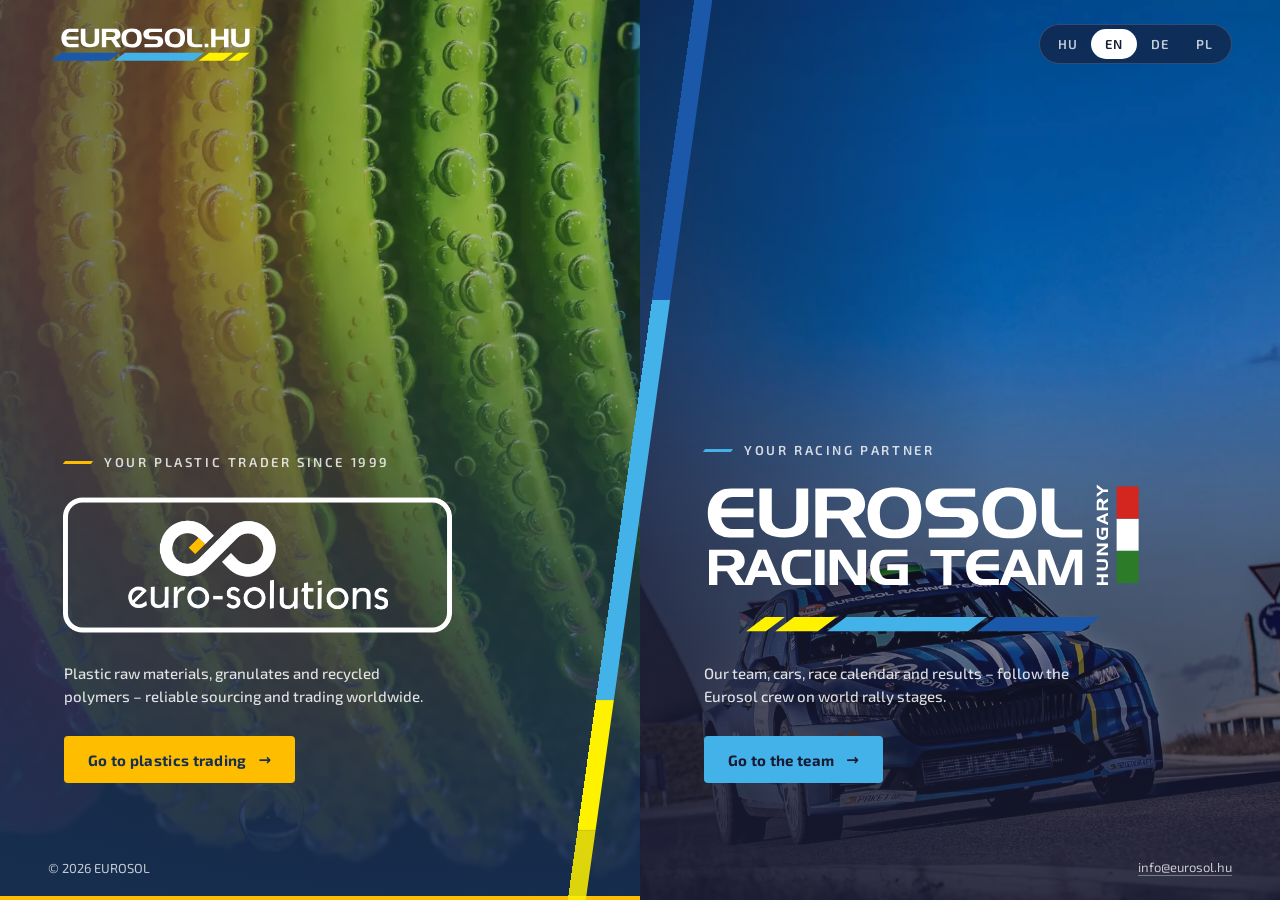
<file: index.html>
<!doctype html>
<html lang="en">
<head>
<meta charset="utf-8">
<meta name="viewport" content="width=device-width, initial-scale=1">
<title>EUROSOL – Choose your direction</title>
<meta name="description" content="EUROSOL – Euro-Solutions plastics trading and Eurosol Racing Team Hungary. Choose where to go next.">
<link rel="icon" href="favicon.svg" type="image/svg+xml">
<meta property="og:title" content="EUROSOL.HU">
<meta property="og:description" content="Euro-Solutions plastics trading · Eurosol Racing Team Hungary">
<meta property="og:image" content="/assets/rally-bg.jpg">
<meta name="theme-color" content="#181a33">
<link rel="preload" as="image" href="assets/rally-bg.webp" type="image/webp">
<link rel="preconnect" href="https://fonts.googleapis.com">
<link rel="preconnect" href="https://fonts.gstatic.com" crossorigin>
<link href="https://fonts.googleapis.com/css2?family=Exo+2:wght@500;600;700&display=swap" rel="stylesheet">
<link rel="stylesheet" href="styles.css">
</head>
<body>

<header class="top">
  <img class="brand" src="assets/eurosol-hu.svg" alt="EUROSOL.HU" width="388" height="72">
  <div class="lang" role="group" aria-label="Nyelv / Language / Sprache / Język">
    <button type="button" data-lang="hu" aria-pressed="false">HU</button>
    <button type="button" data-lang="en" aria-pressed="true">EN</button>
    <button type="button" data-lang="de" aria-pressed="false">DE</button>
    <button type="button" data-lang="pl" aria-pressed="false">PL</button>
  </div>
</header>

<main class="split">
  <a class="panel plastics" href="https://plastic.eurosol.hu" aria-label="Euro-Solutions">
    <div class="bg" aria-hidden="true">
      <picture>
        <source media="(max-width: 760px)" srcset="assets/plastics-bg-1024.webp" type="image/webp">
        <source srcset="assets/plastics-bg.webp" type="image/webp">
        <img src="assets/plastics-bg.jpg" alt="">
      </picture>
    </div>
    <div class="content">
      <p class="kicker" data-i18n="p_kicker">Your plastic trader since 1999</p>
      <img class="logo logo-es" src="assets/euro-solutions-logo.png" alt="euro-solutions" width="728" height="264">
      <p class="lead" data-i18n="p_lead">Plastic raw materials, granulates and recycled polymers – reliable sourcing and trading worldwide.</p>
      <span class="cta"><span data-i18n="p_cta">Go to plastics trading</span> <i aria-hidden="true">→</i></span>
    </div>
  </a>

  <a class="panel racing" href="https://rally.eurosol.hu" aria-label="Eurosol Racing Team Hungary">
    <div class="bg" aria-hidden="true">
      <picture>
        <source media="(max-width: 760px)" srcset="assets/rally-bg-1024.webp" type="image/webp">
        <source srcset="assets/rally-bg.webp" type="image/webp">
        <img src="assets/rally-bg.jpg" alt="">
      </picture>
    </div>
    <div class="content">
      <p class="kicker" data-i18n="r_kicker">Your racing partner</p>
      <img class="logo logo-erth" src="assets/erth-logo.svg" alt="Eurosol Racing Team Hungary" width="392" height="140">
      <p class="lead" data-i18n="r_lead">Our team, cars, race calendar and results – follow the Eurosol crew on world rally stages.</p>
      <span class="cta"><span data-i18n="r_cta">Go to the team</span> <i aria-hidden="true">→</i></span>
    </div>
  </a>
</main>

<div class="stripes" aria-hidden="true"><i></i><i></i><i></i><i></i></div>

<footer class="foot">
  <span>© <span id="yr">2026</span> EUROSOL</span>
  <a href="mailto:info@eurosol.hu">info@eurosol.hu</a>
</footer>

<script src="script.js"></script>
</body>
</html>
</file>
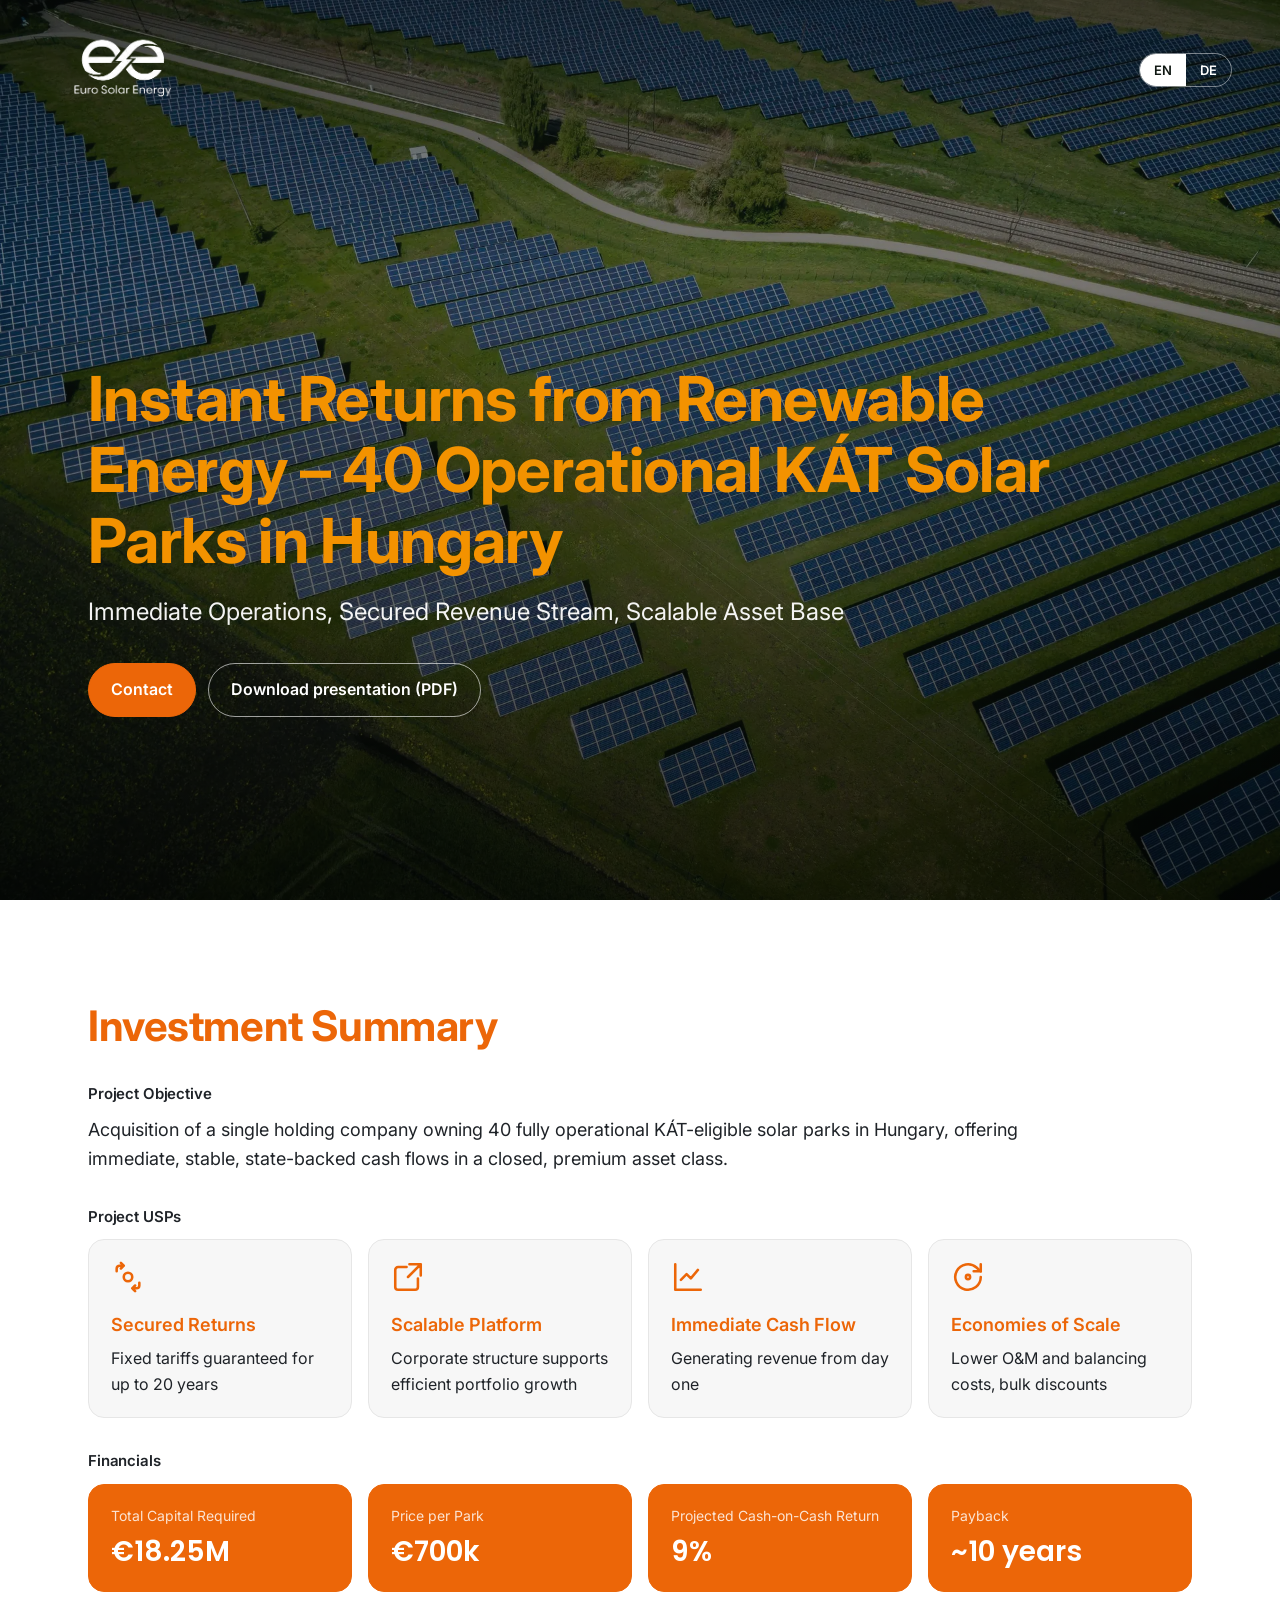
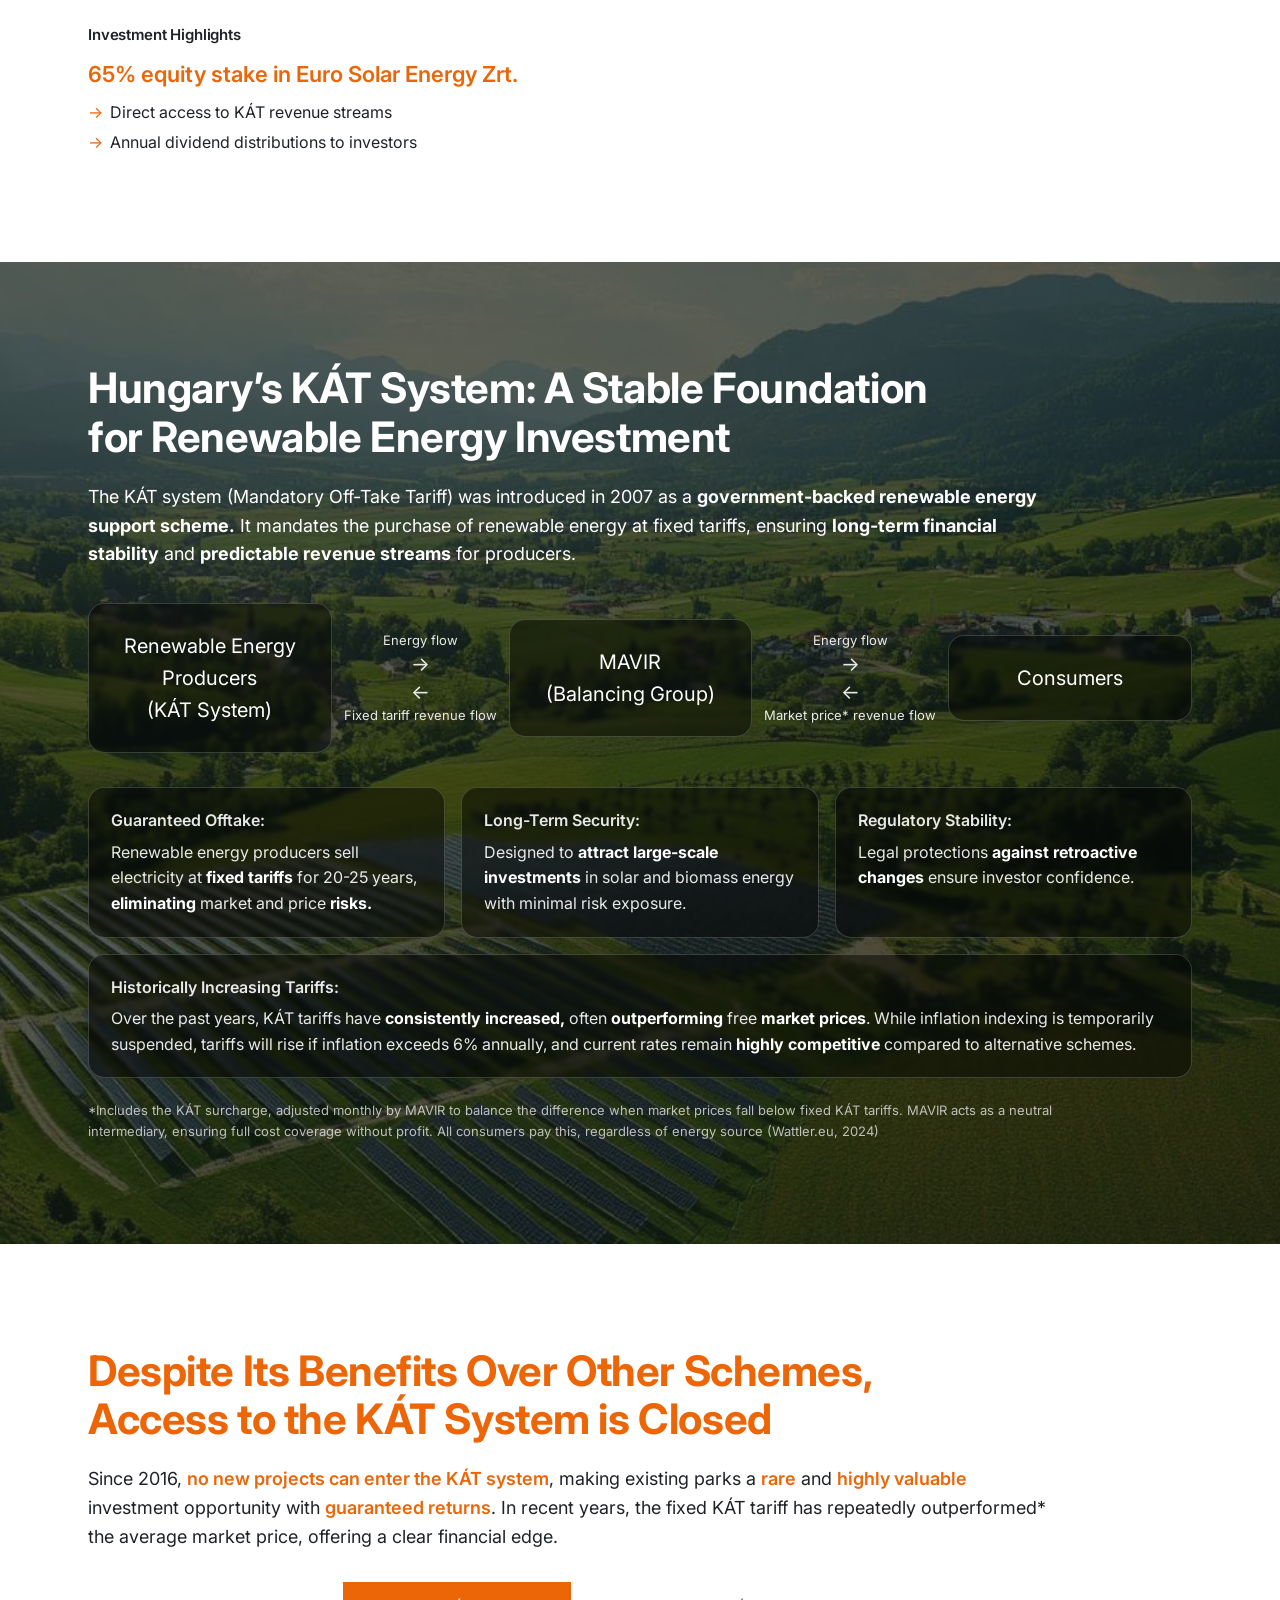
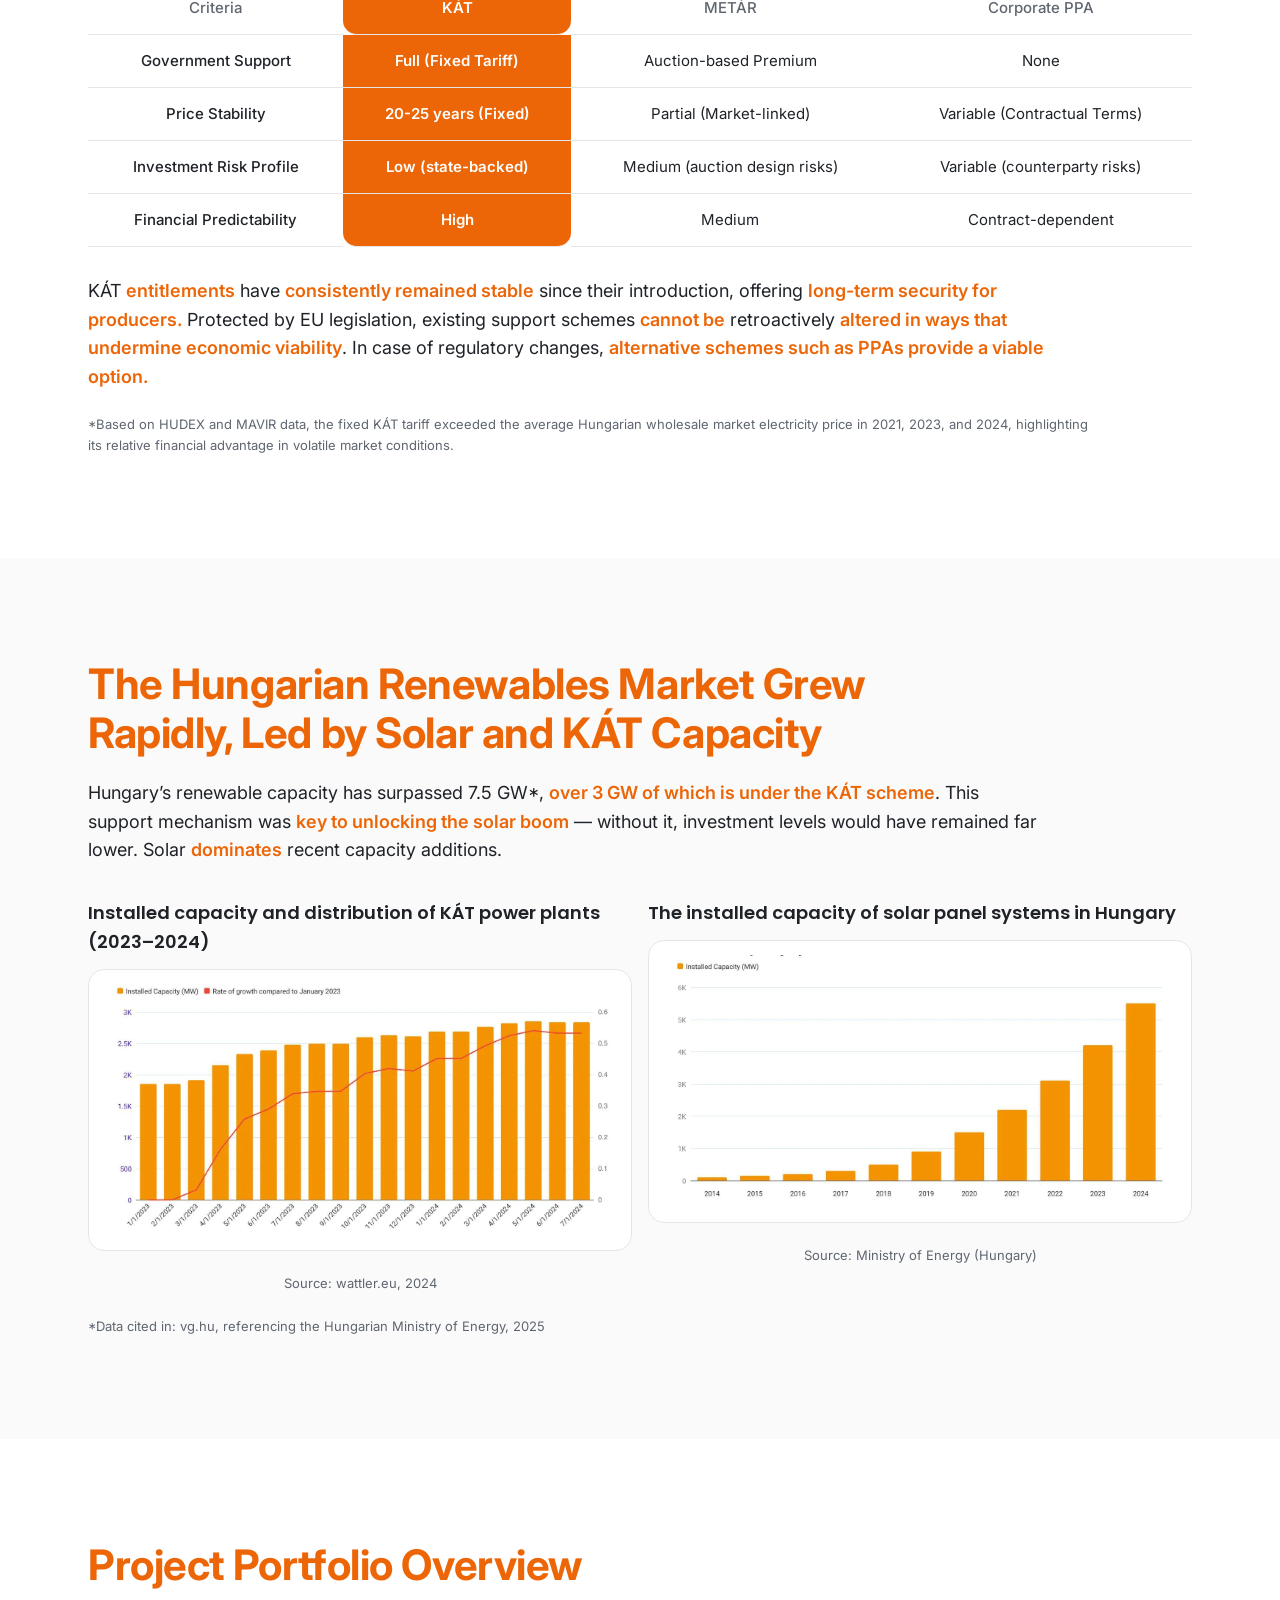
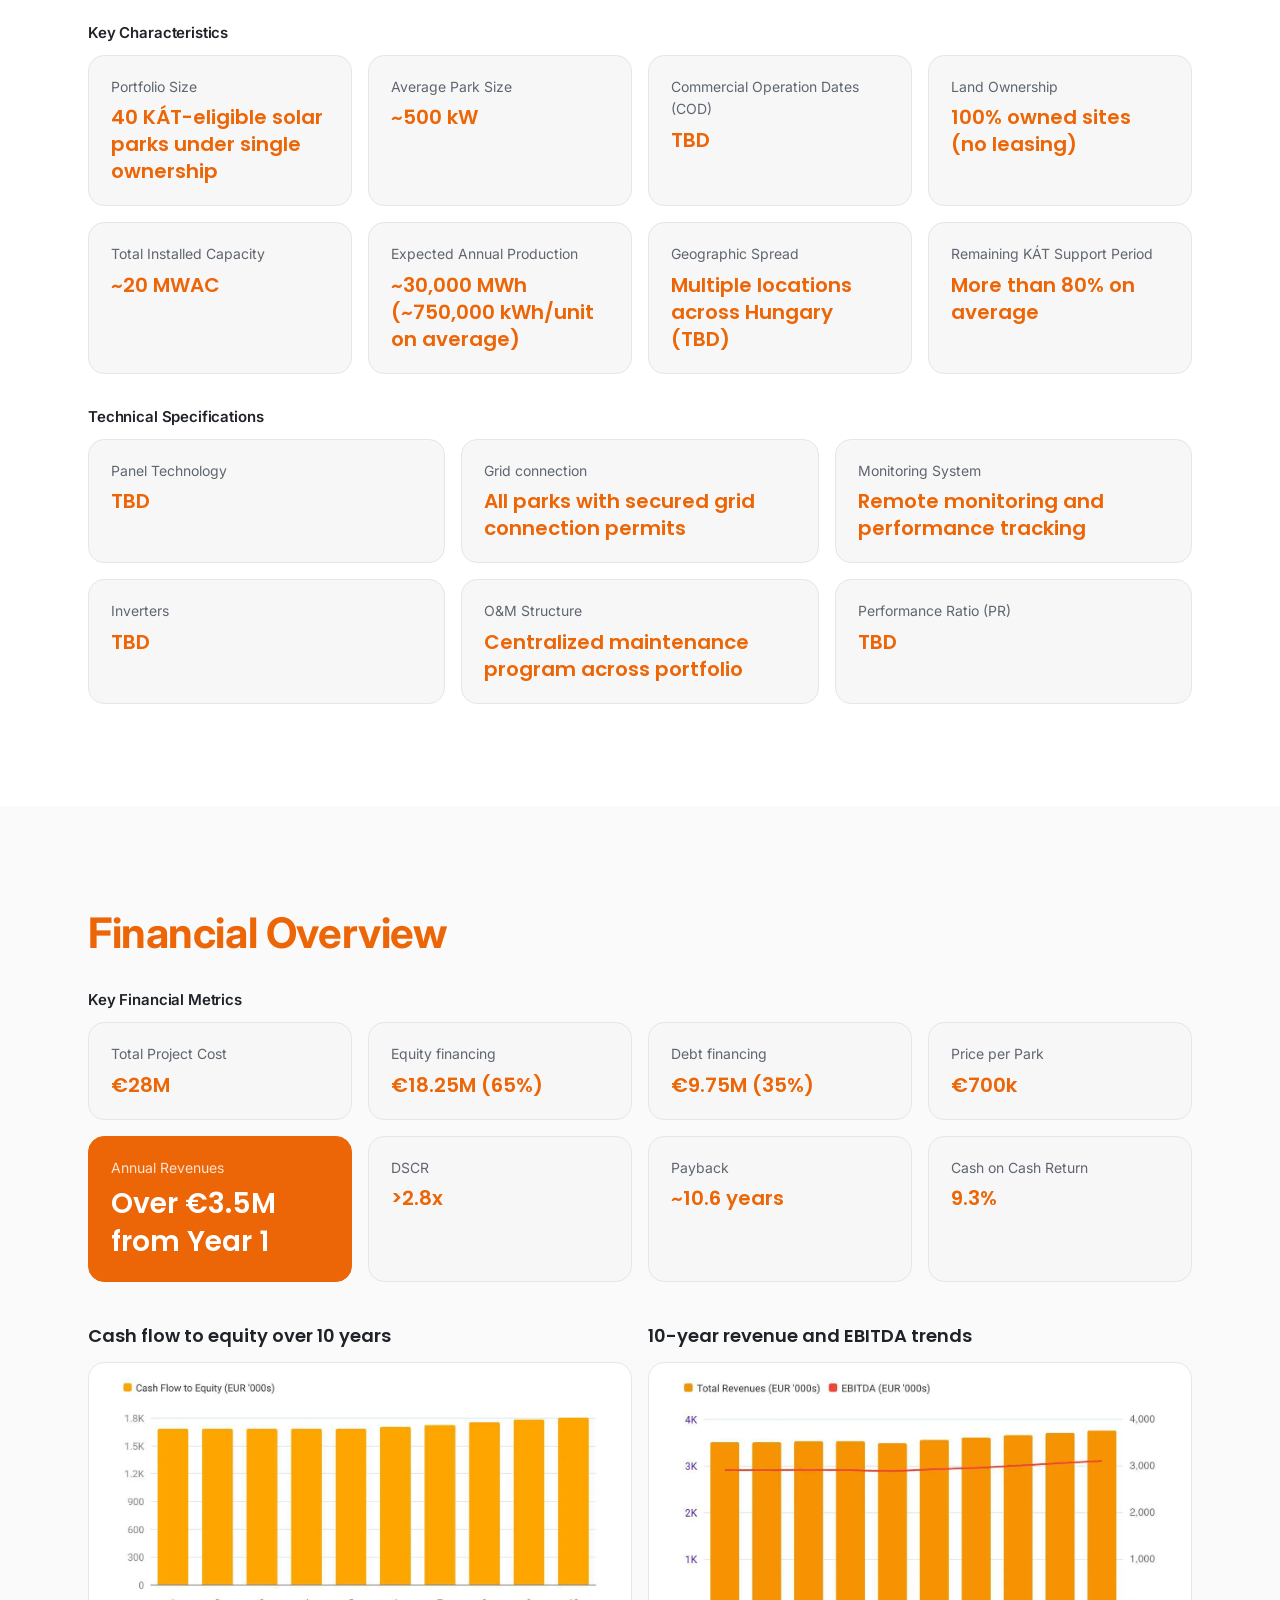
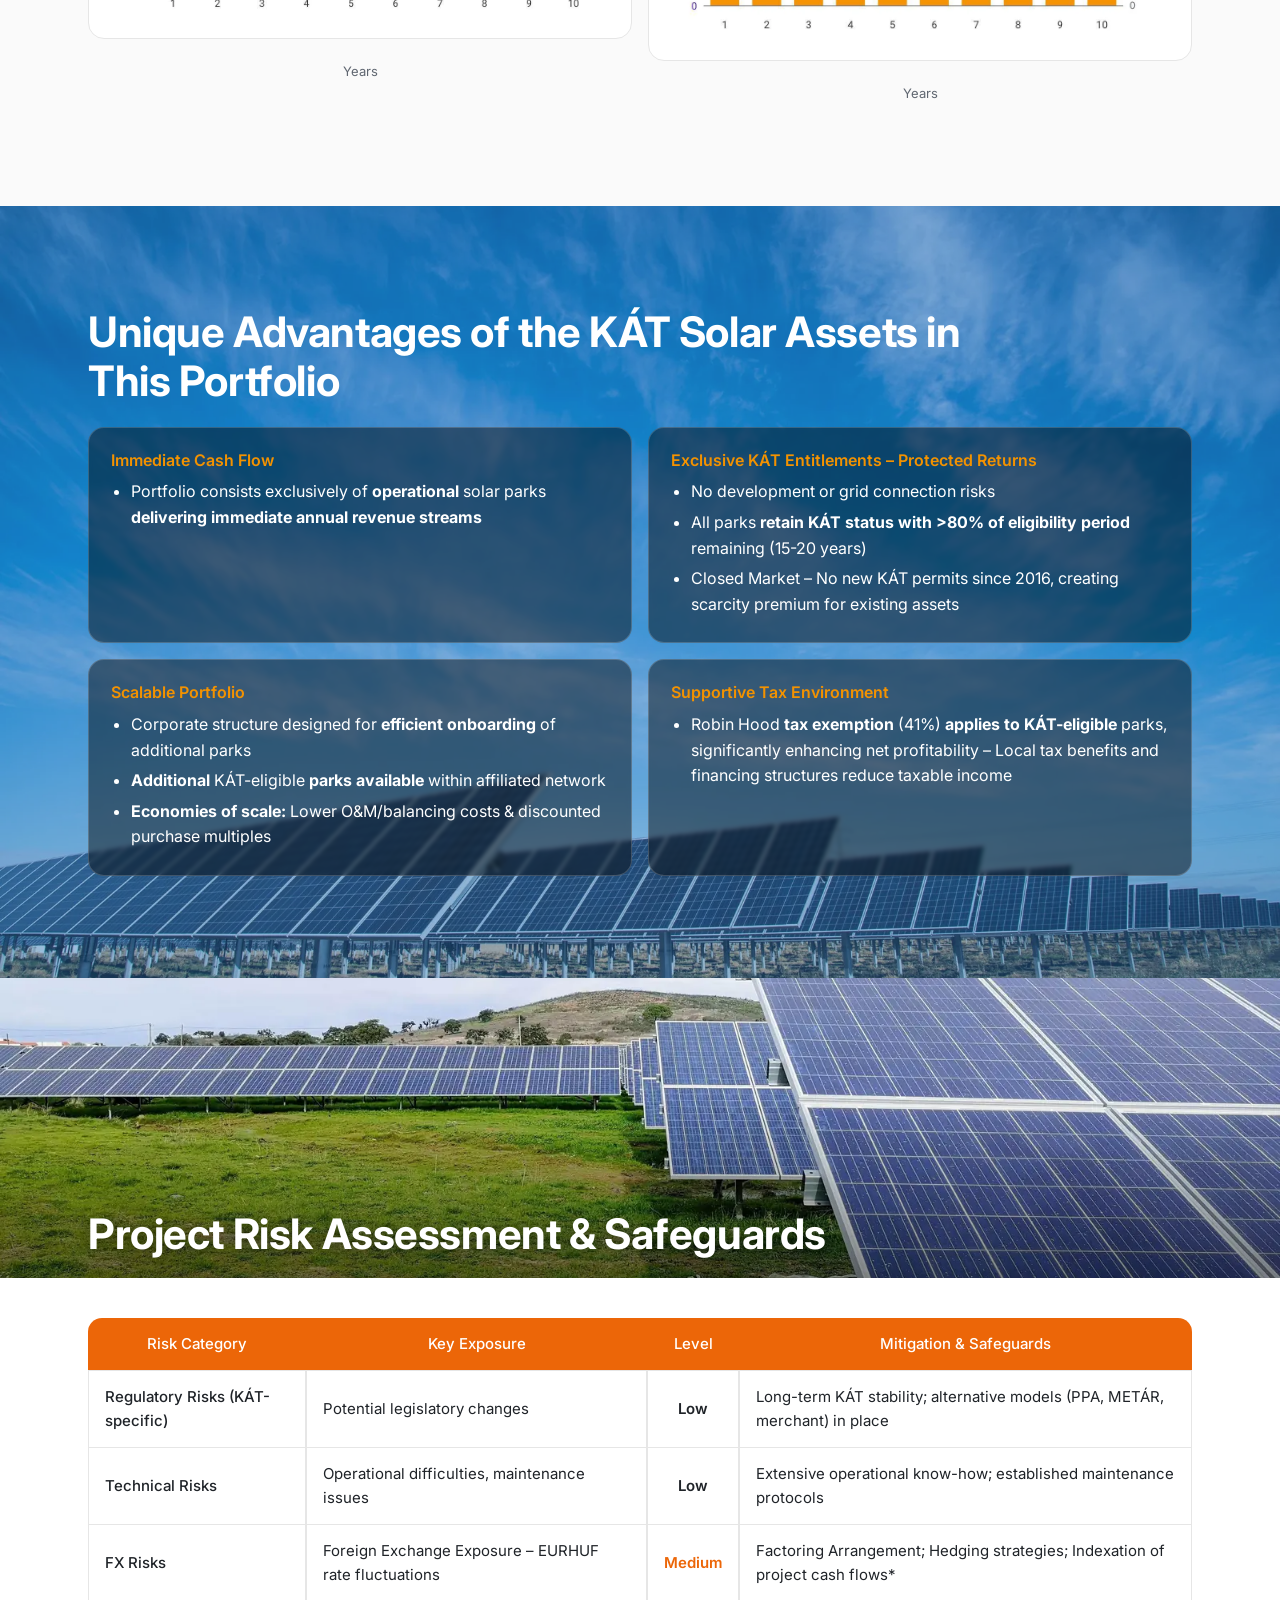
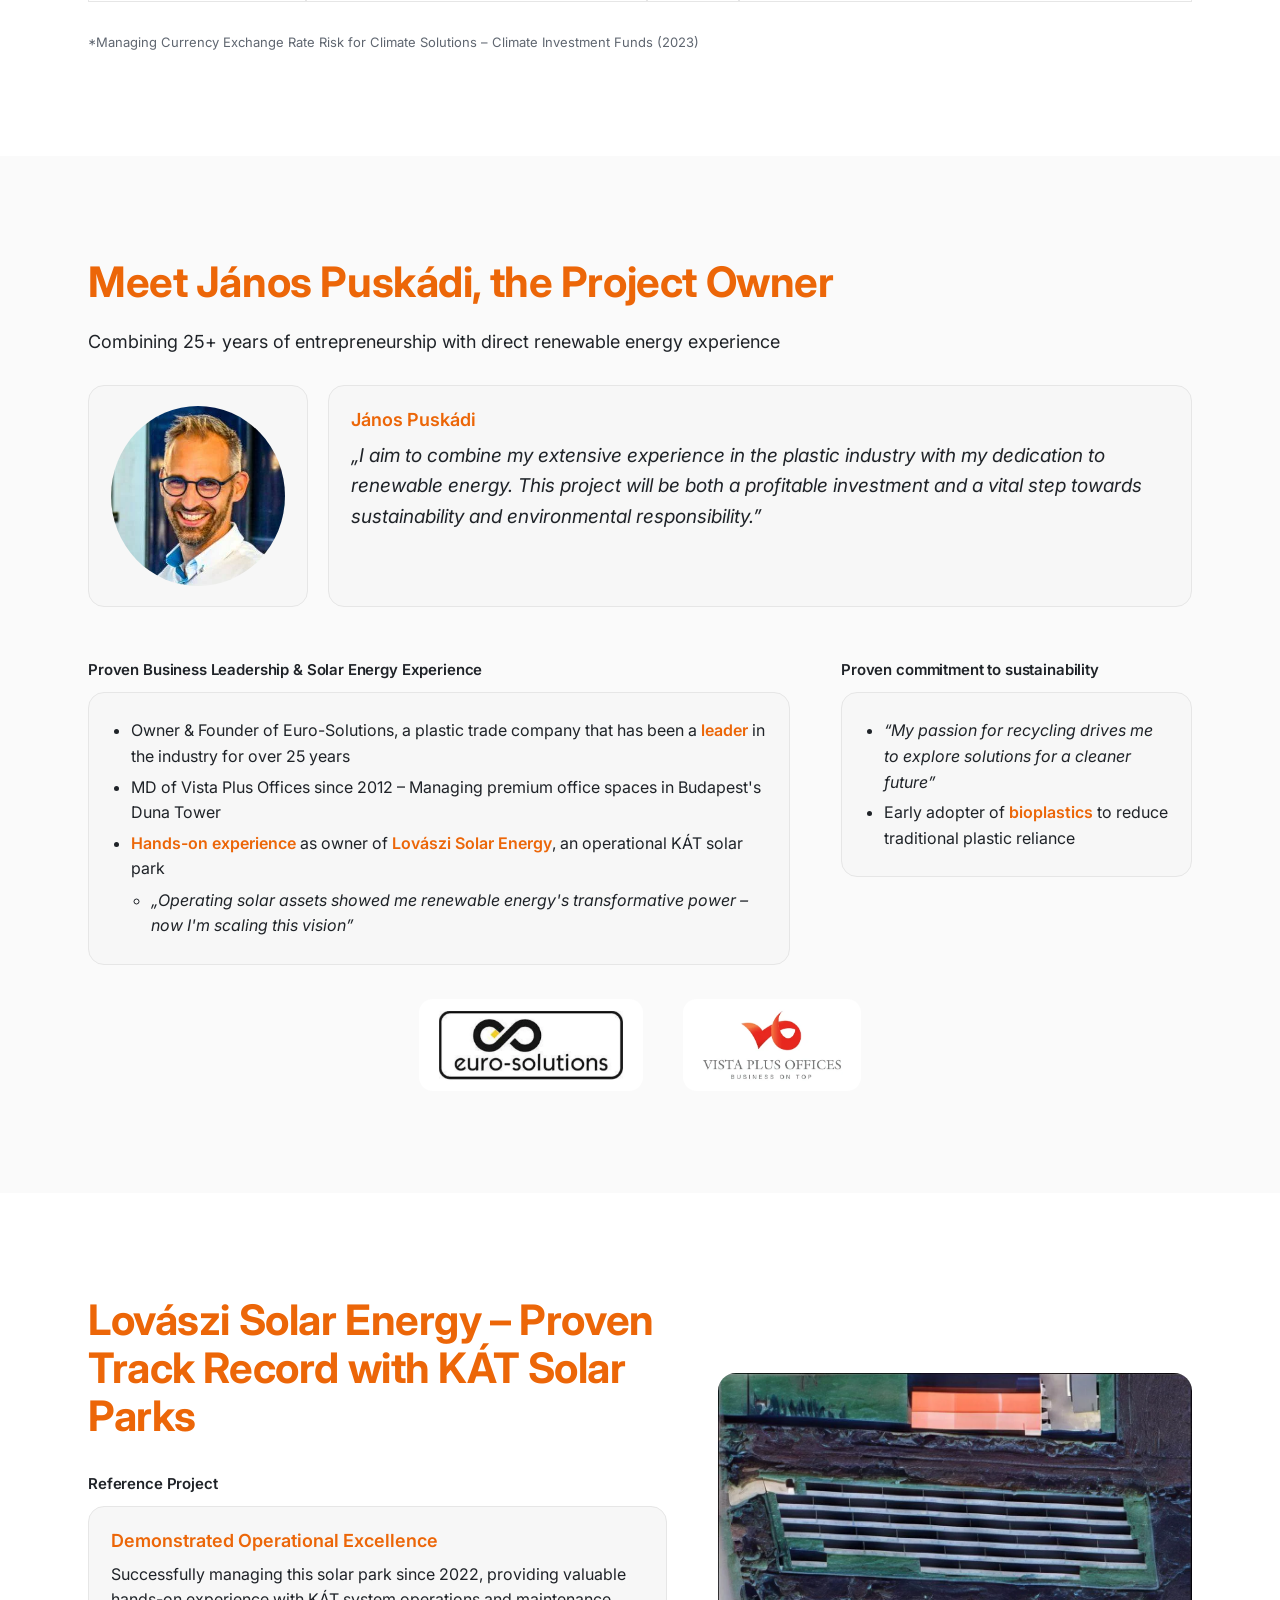
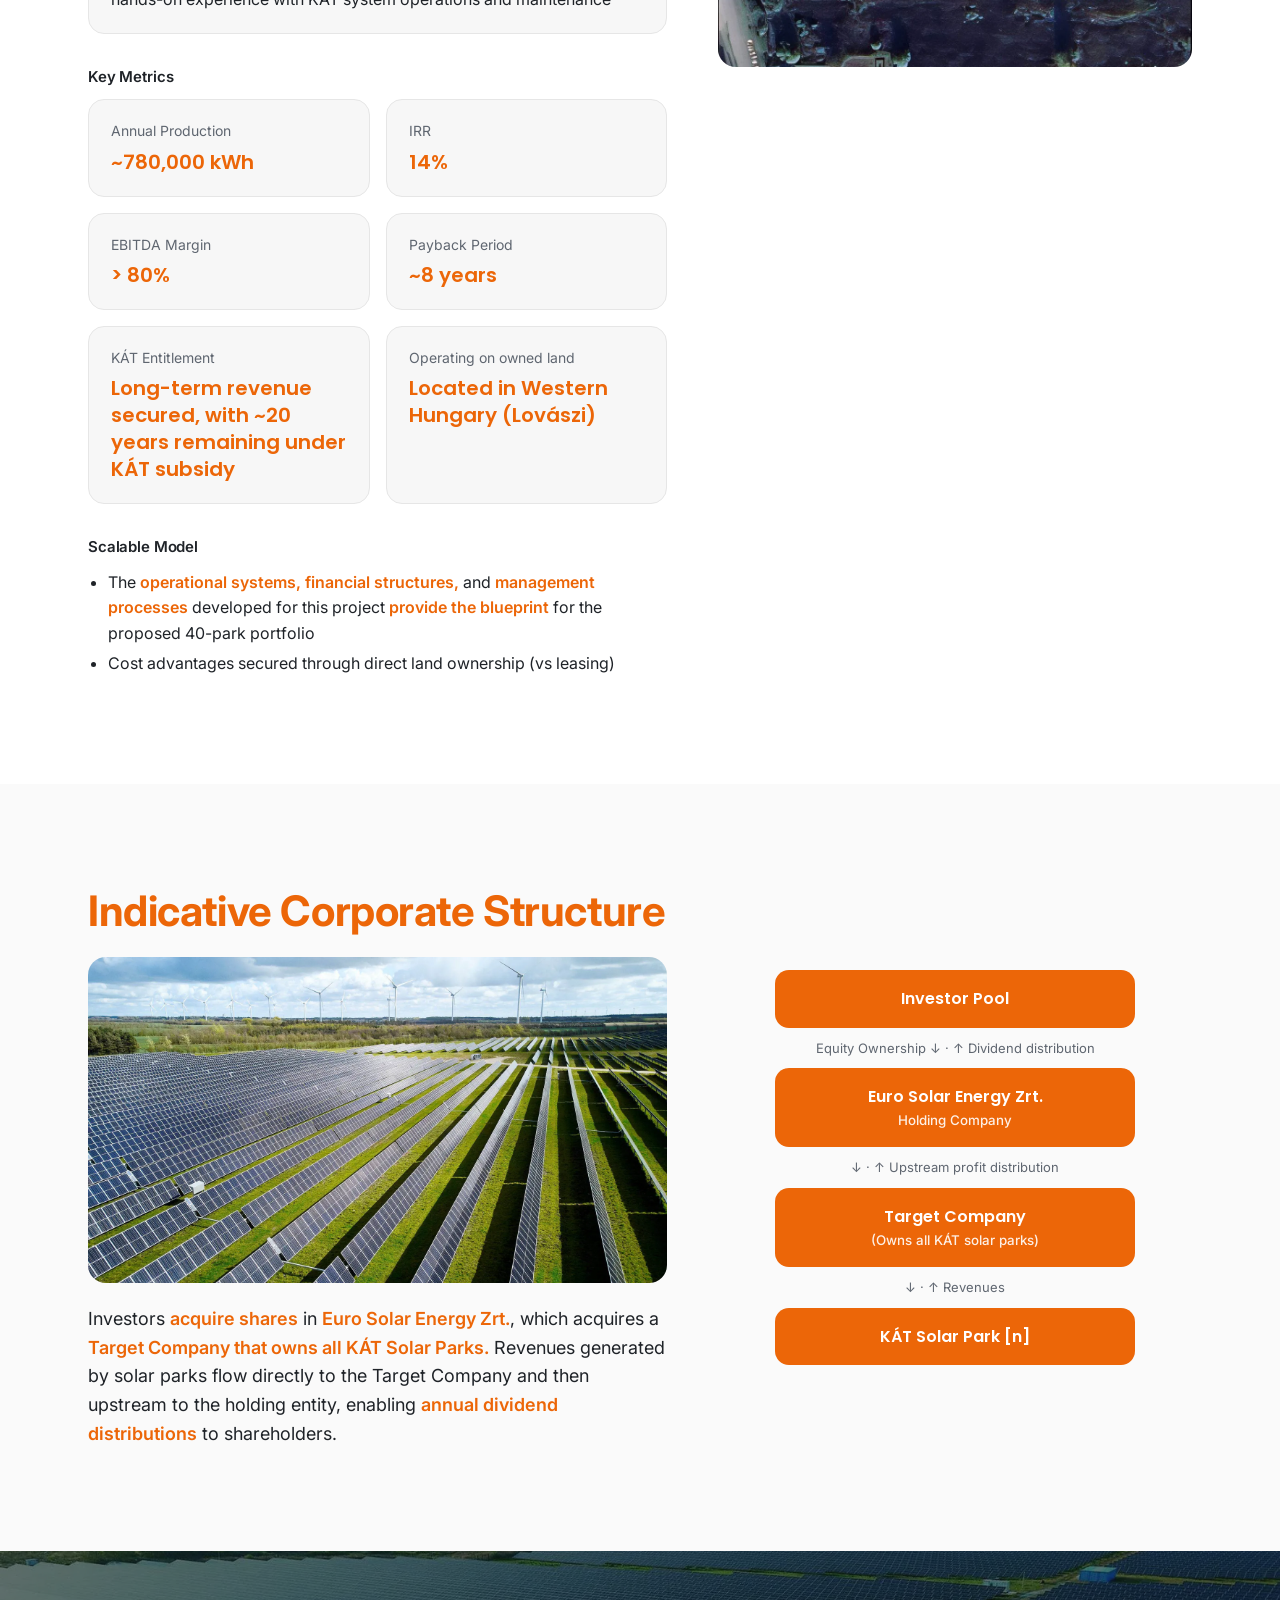
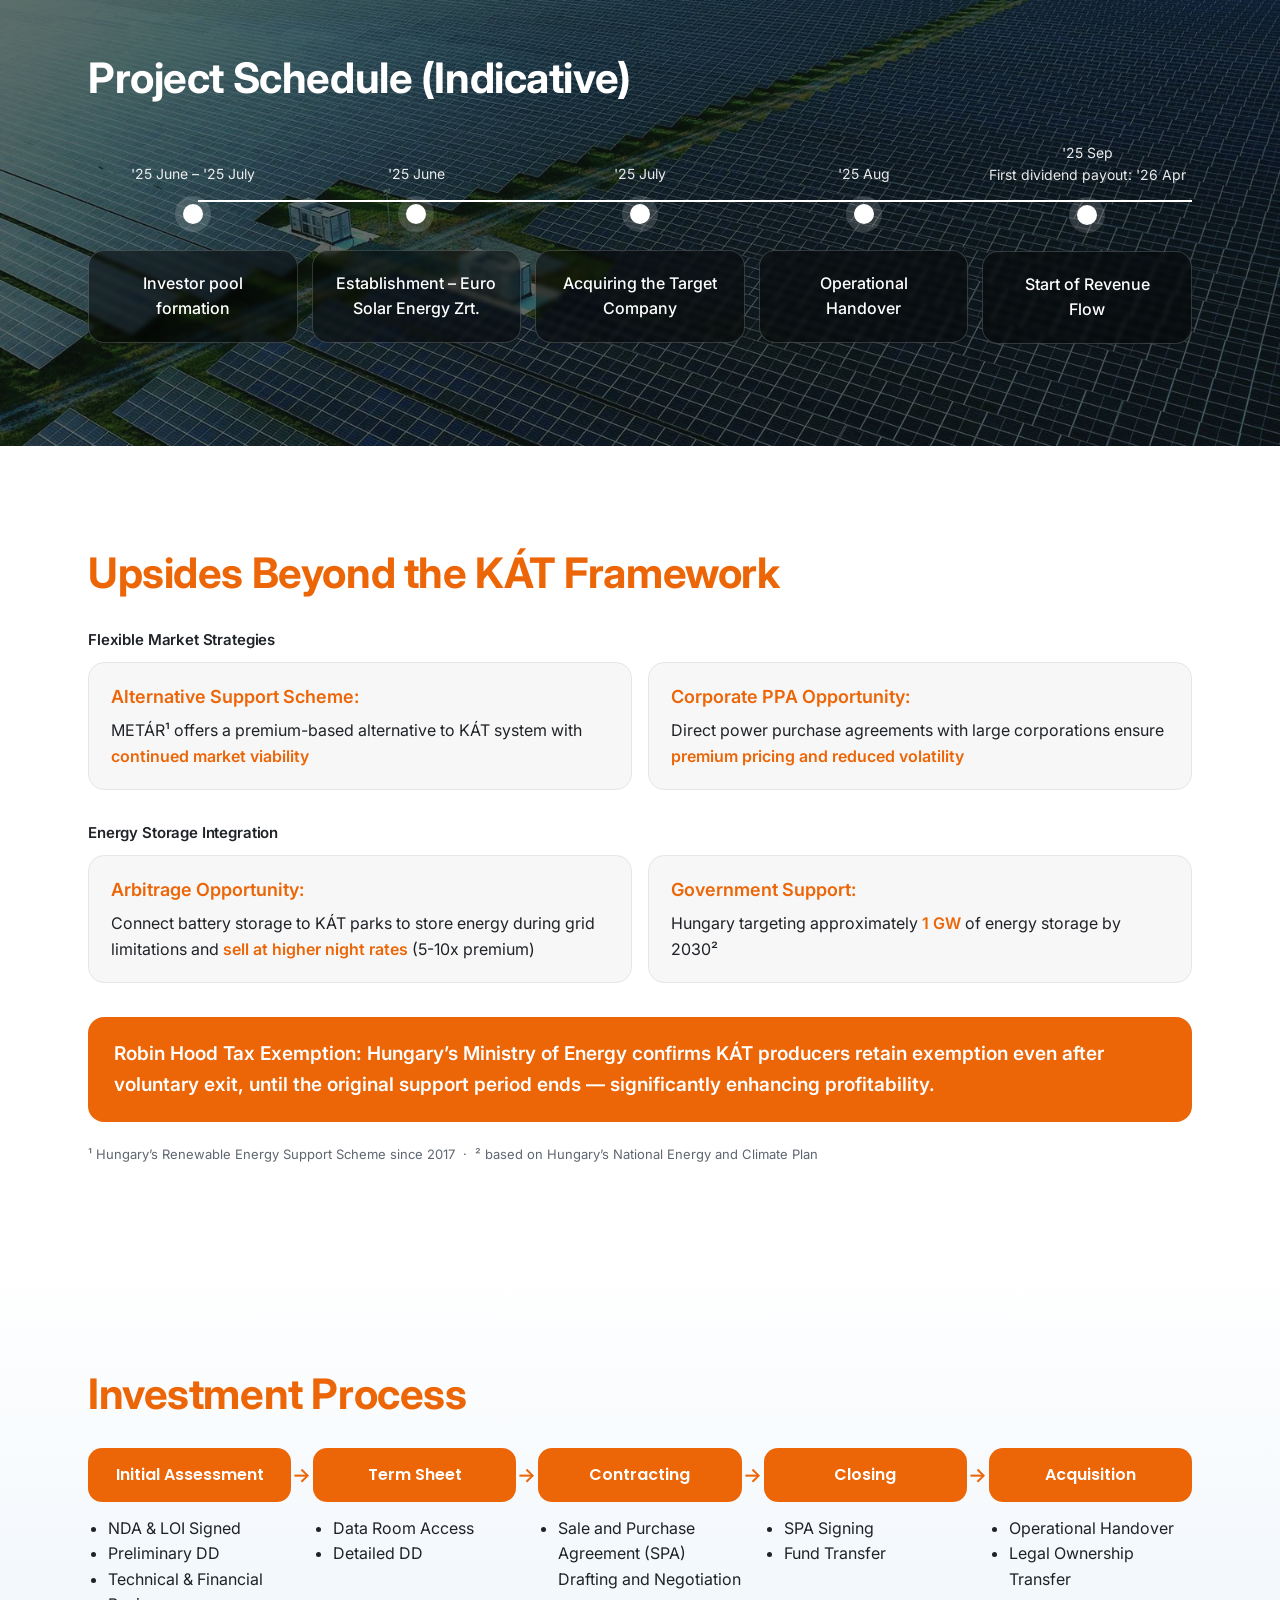
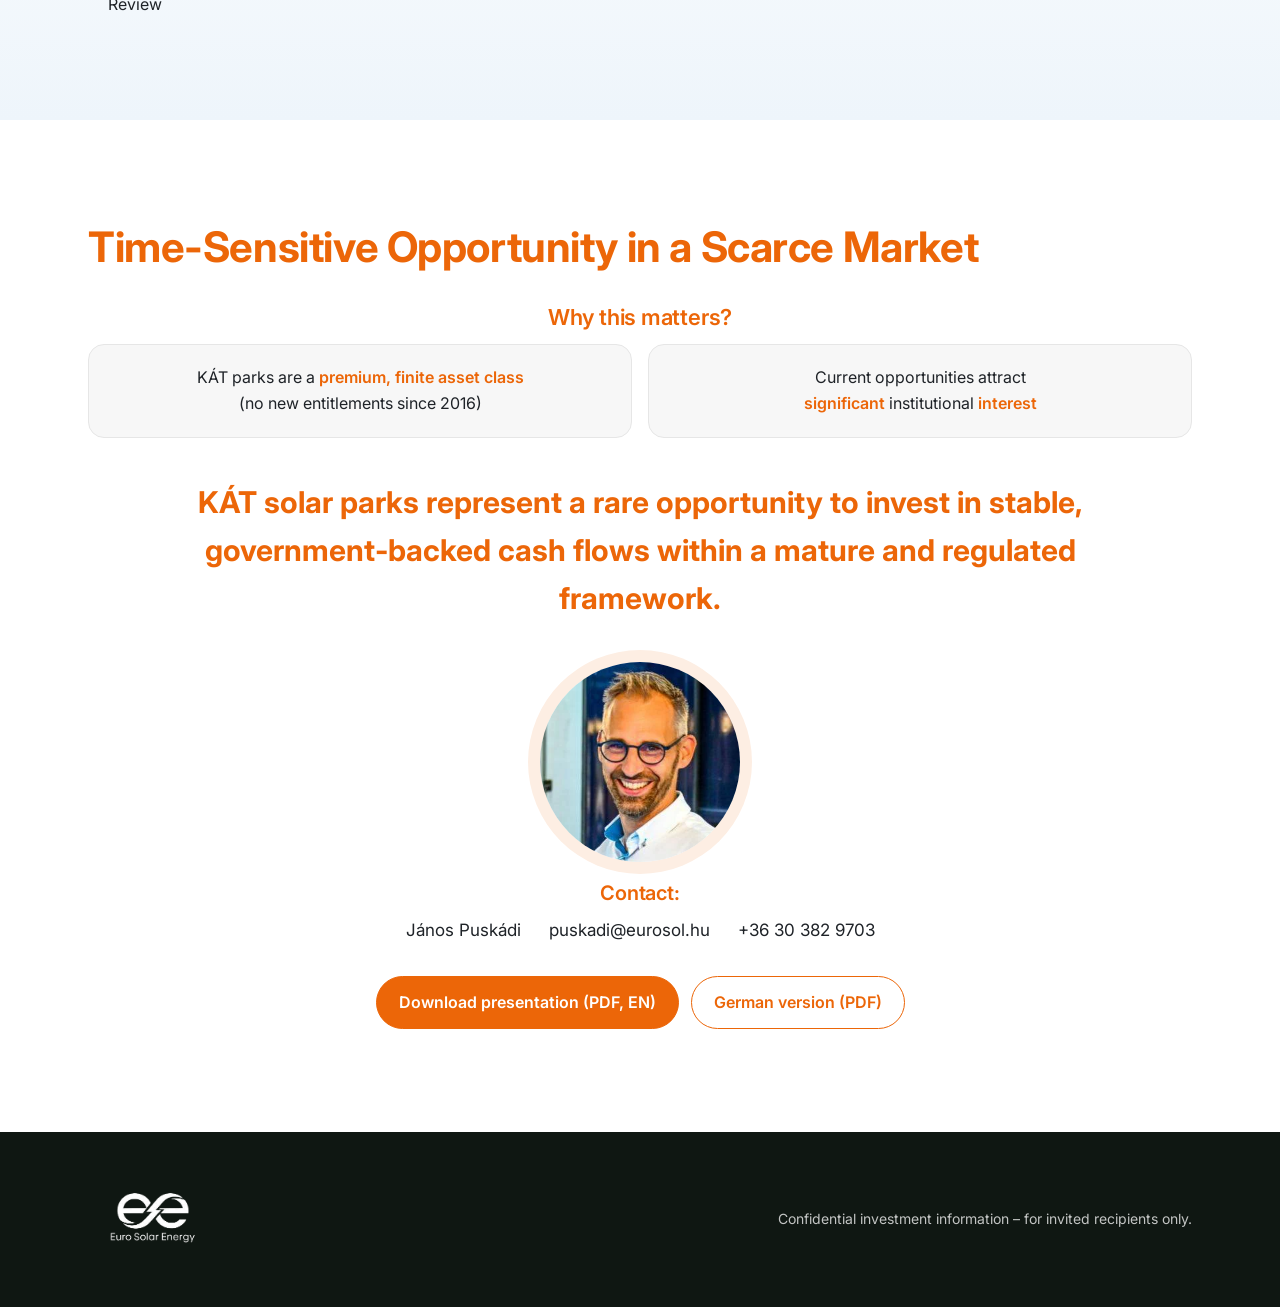
<file: ese/index.html>
<!doctype html>
<html lang="en" data-lang="en">
<head>
<meta charset="utf-8">
<meta name="viewport" content="width=device-width, initial-scale=1">
<meta name="robots" content="noindex, nofollow">
<title>Euro Solar Energy – 40 Operational KÁT Solar Parks in Hungary</title>
<meta name="description" content="Investment opportunity: 65% equity stake in Euro Solar Energy Zrt., holding 40 operational KÁT-eligible solar parks in Hungary (~20 MWAC).">
<link rel="icon" href="/favicon.svg" type="image/svg+xml">
<meta property="og:type" content="website">
<meta property="og:title" content="Euro Solar Energy – 40 Operational KÁT Solar Parks in Hungary">
<meta property="og:description" content="Immediate operations, secured revenue stream, scalable asset base.">
<meta property="og:image" content="https://www.eurosol.hu/ese/img/og.jpg">
<meta property="og:url" content="https://www.eurosol.hu/ese">
<meta name="theme-color" content="#0f1712">
<link rel="preconnect" href="https://fonts.googleapis.com">
<link rel="preconnect" href="https://fonts.gstatic.com" crossorigin>
<link href="https://fonts.googleapis.com/css2?family=Inter:wght@400;500;600;700&family=Poppins:wght@500;600&display=swap" rel="stylesheet">
<link rel="preload" as="image" href="img/hero.webp">
<style>
:root{--or:#ec6608;--or2:#f39200;--or-l:#fdeee3;--ink:#1f2328;--muted:#5f6670;--line:#e6e6e6;--card:#f7f7f7;--dark:#0f1712;--wrap:1200px;--gut:clamp(16px,4vw,48px);--head:Poppins,Inter,system-ui,sans-serif;--sans:Inter,system-ui,-apple-system,"Segoe UI",sans-serif}
*{box-sizing:border-box;margin:0;padding:0}
html{scroll-behavior:smooth}
body{background:#fff;color:var(--ink);font:400 16px/1.6 var(--sans);-webkit-font-smoothing:antialiased}
img{display:block;max-width:100%;height:auto}
a{color:inherit}
html[data-lang=en] [lang=de],html[data-lang=de] [lang=en]{display:none!important}
.wrap{max-width:var(--wrap);margin:0 auto;padding:0 var(--gut)}
section{padding:clamp(56px,8vw,104px) 0}
h1,h2,h3{font-family:var(--sans);font-weight:700;letter-spacing:-.01em;line-height:1.15}
h2{font-size:clamp(28px,3.6vw,42px);color:var(--or);margin-bottom:22px;max-width:900px}
h3{font-size:15px;font-weight:600;margin:34px 0 14px;color:var(--ink)}
.lead{font-size:clamp(16px,1.5vw,18px);max-width:960px}
.lead b,.hl{color:var(--or);font-weight:600}
.note{font-size:13px;color:var(--muted);margin-top:22px;max-width:1000px}
.grid{display:grid;gap:16px}
.g2{grid-template-columns:repeat(2,1fr)}.g3{grid-template-columns:repeat(3,1fr)}.g4{grid-template-columns:repeat(4,1fr)}.g5{grid-template-columns:repeat(5,1fr)}
@media (max-width:960px){.g4,.g5{grid-template-columns:repeat(2,1fr)}.g3{grid-template-columns:1fr 1fr}}
@media (max-width:620px){.g2,.g3,.g4,.g5{grid-template-columns:1fr}}
.card{background:var(--card);border:1px solid var(--line);border-radius:16px;padding:20px 22px}
.card .k{font-size:14px;color:var(--muted)}
.card .v{font-family:var(--head);font-weight:600;font-size:clamp(17px,1.6vw,20px);color:var(--or);margin-top:6px;line-height:1.35}
.card h4{font-size:18px;color:var(--or);font-weight:600;margin:10px 0 6px}
.card p{color:var(--ink)}
.card.solid{background:var(--or);border-color:var(--or);color:#fff}
.card.solid .k{color:rgba(255,255,255,.82)}
.card.solid .v{color:#fff;font-size:clamp(22px,2.2vw,28px)}
.ico{width:34px;height:34px;color:var(--or)}
ul.dash{list-style:none;margin-top:8px}
ul.dash li{padding-left:22px;position:relative;margin:4px 0}
ul.dash li:before{content:"→";position:absolute;left:0;color:var(--or)}
ul.dot{padding-left:20px}
ul.dot li{margin:5px 0}

/* top bar */
.bar{position:absolute;top:0;left:0;right:0;z-index:5;display:flex;justify-content:space-between;align-items:center;padding:20px var(--gut);color:#fff}
.bar img{width:150px}
.lang{display:flex;border:1px solid rgba(255,255,255,.45);border-radius:999px;overflow:hidden}
.lang button{font:600 13px var(--sans);color:#fff;background:none;border:0;padding:8px 14px;cursor:pointer}
html[data-lang=en] .lang [data-set=en],html[data-lang=de] .lang [data-set=de]{background:#fff;color:var(--dark)}

/* hero */
.hero{position:relative;min-height:100svh;display:flex;align-items:flex-end;color:#fff;background:var(--dark)}
.hero>img{position:absolute;inset:0;width:100%;height:100%;object-fit:cover;opacity:.55}
.hero:after{content:"";position:absolute;inset:0;background:linear-gradient(180deg,rgba(0,0,0,.35),rgba(0,0,0,0) 30%,rgba(0,0,0,.6))}
.hero .wrap{position:relative;z-index:2;padding-bottom:clamp(48px,9vh,96px);width:100%}
.hero h1{font-size:clamp(32px,5vw,62px);color:var(--or2);max-width:1000px}
.hero p{font-size:clamp(17px,2vw,24px);margin-top:16px;opacity:.95}
.btns{display:flex;flex-wrap:wrap;gap:12px;margin-top:32px}
.btn{display:inline-block;font-weight:600;text-decoration:none;padding:13px 22px;border-radius:999px;background:var(--or);color:#fff;border:1px solid var(--or)}
.btn.ghost{background:transparent;border-color:rgba(255,255,255,.6)}
.btn.line{background:#fff;color:var(--or)}

/* dark photo sections */
.photo{position:relative;color:#fff;background:var(--dark);overflow:hidden}
.photo>img{position:absolute;inset:0;width:100%;height:100%;object-fit:cover;opacity:.32}
.photo .wrap{position:relative}
.photo h2{color:#fff}
.photo .lead b{color:#fff;font-weight:700}
.photo .card{background:rgba(0,0,0,.45);border-color:rgba(255,255,255,.18);color:#fff;backdrop-filter:blur(2px)}
.photo .card p{color:rgba(255,255,255,.9)}
.photo .card p b{color:#fff}
.photo .card .t{font-weight:600;margin-bottom:6px}
.photo .note{color:rgba(255,255,255,.7)}
.flow{display:grid;grid-template-columns:1fr auto 1fr auto 1fr;gap:12px;align-items:center;margin:34px 0}
.flow .card{text-align:center;font-size:clamp(16px,1.6vw,20px);padding:26px 16px}
.arrows{font-size:13px;text-align:center;line-height:1.3;color:rgba(255,255,255,.9)}
.arrows i{display:block;font-style:normal;font-size:20px;margin:2px 0}
@media (max-width:760px){.flow{grid-template-columns:1fr}.arrows i{transform:rotate(90deg)}}

/* table */
.tbl{width:100%;border-collapse:separate;border-spacing:0;font-size:15px}
.tbl th,.tbl td{padding:14px 16px;text-align:center;border-bottom:1px solid var(--line)}
.tbl th{font-weight:500;color:var(--muted)}
.tbl td:first-child{font-weight:500}
.tbl .kat{background:var(--or);color:#fff;font-weight:600}
.tbl thead .kat{border-radius:14px 14px 0 0;color:#fff}
.tbl tr:last-child .kat{border-radius:0 0 14px 14px}
.scroll{overflow-x:auto;margin:30px 0;-webkit-overflow-scrolling:touch}
.scroll .tbl{min-width:680px}
.risk th{background:var(--or);color:#fff;font-weight:500}
.risk th:first-child{border-radius:14px 0 0 0}.risk th:last-child{border-radius:0 14px 0 0}
.risk td{text-align:left;vertical-align:middle;border:1px solid var(--line);border-top:0}
.risk td:nth-child(3){text-align:center;font-weight:600}
.lvl-m{color:var(--or)}

/* charts */
.chart{background:#fff;border:1px solid var(--line);border-radius:16px;padding:14px}
.chart figcaption{font-size:13px;color:var(--muted);text-align:center;margin-top:10px}
.ctitle{font-family:var(--head);font-weight:600;font-size:18px;margin-bottom:12px}

/* split */
.split{display:grid;grid-template-columns:1.1fr .9fr;gap:clamp(24px,4vw,56px);align-items:start}
@media (max-width:900px){.split{grid-template-columns:1fr}}
.rimg{border-radius:18px;width:100%;object-fit:cover}
.banner{height:clamp(160px,24vw,300px);position:relative;overflow:hidden}
.banner img{width:100%;height:100%;object-fit:cover}
.banner .wrap{position:absolute;inset:0;display:flex;align-items:flex-end;padding-bottom:20px}
.banner h2{margin:0;color:#fff;text-shadow:0 2px 16px rgba(0,0,0,.5)}
.banner:after{content:"";position:absolute;inset:0;background:linear-gradient(transparent 40%,rgba(0,0,0,.45))}
.banner .wrap{z-index:1}

/* owner */
.owner{display:grid;grid-template-columns:220px 1fr;gap:20px;align-items:center}
.owner img{width:180px;height:180px;border-radius:50%;object-fit:cover;margin:auto}
.owner .card{height:100%}
.quote{font-style:italic;font-size:clamp(16px,1.5vw,19px)}
@media (max-width:700px){.owner{grid-template-columns:1fr}}
.logos{display:flex;gap:16px 40px;justify-content:center;align-items:center;margin-top:34px;flex-wrap:wrap}
.logos a{display:block;background:#fff;border-radius:14px;padding:10px 18px;transition:transform .2s,box-shadow .2s}
.logos a:hover{transform:translateY(-2px);box-shadow:0 6px 20px rgba(0,0,0,.08)}
.logos img{height:72px;width:auto}

/* structure diagram */
.org{display:grid;gap:10px;justify-items:center}
.org .box{background:var(--or);color:#fff;border-radius:14px;padding:16px 20px;text-align:center;width:min(100%,360px);font-family:var(--head);font-weight:600}
.org .box small{display:block;font-weight:500;opacity:.9;font-family:var(--sans)}
.org .lnk{font-size:13px;color:var(--muted);text-align:center}
.org .lnk i{display:block;font-style:normal;color:var(--ink);font-size:18px}

/* timeline */
.tl{display:grid;grid-template-columns:repeat(5,1fr);gap:14px;margin-top:40px;position:relative}
.tl:before{content:"";position:absolute;left:10%;right:0;top:58px;height:2px;background:#fff}
.tl .st{display:flex;flex-direction:column;align-items:center;text-align:center}
.tl .d{font-size:14px;min-height:44px;display:flex;align-items:flex-end;opacity:.9}
.tl .dot{width:20px;height:20px;border-radius:50%;background:#fff;box-shadow:0 0 0 8px rgba(255,255,255,.15);margin:18px 0 26px;position:relative}
.tl .card{width:100%;font-weight:500;min-height:92px;display:flex;align-items:center;justify-content:center}
@media (max-width:900px){.tl{grid-template-columns:1fr}.tl:before{display:none}.tl .d{min-height:0}.tl .dot{margin:10px 0}}

/* process */
.proc{display:grid;grid-template-columns:repeat(5,1fr);gap:22px}
.proc .s{background:var(--or);color:#fff;border-radius:14px;padding:14px;text-align:center;font-family:var(--head);font-weight:600;position:relative}
.proc>div:not(:last-child) .s:after{content:"→";position:absolute;right:-20px;top:50%;transform:translateY(-50%);color:var(--or);font-size:20px}
.proc ul{margin-top:14px;padding-left:20px}
@media (max-width:900px){.proc{grid-template-columns:1fr 1fr}.proc .s:after{display:none}}
@media (max-width:520px){.proc{grid-template-columns:1fr}}
.callout{background:var(--or);color:#fff;border-radius:16px;padding:22px 26px;font-weight:600;font-size:clamp(16px,1.6vw,19px);margin-top:34px}
.big{font-size:clamp(20px,2.6vw,30px);color:var(--or);font-weight:700;text-align:center;max-width:1000px;margin:40px auto}

/* contact */
.contact{text-align:center}
.contact img{width:200px;height:200px;border-radius:50%;object-fit:cover;margin:0 auto 20px;box-shadow:0 0 0 12px var(--or-l)}
.contact .row{display:flex;gap:14px 28px;justify-content:center;flex-wrap:wrap;margin-top:12px;font-size:17px}
.contact .row a{text-decoration:none}
.contact .row a:hover{color:var(--or)}
footer{background:var(--dark);color:rgba(255,255,255,.75);padding:44px 0;font-size:14px}
footer .wrap{display:flex;justify-content:space-between;gap:24px;flex-wrap:wrap;align-items:center}
footer img{width:130px}
</style>
</head>
<body>

<header class="bar">
  <img src="img/logo_white.png" alt="Euro Solar Energy" width="334" height="223">
  <div class="lang" role="group" aria-label="Language">
    <button type="button" data-set="en">EN</button>
    <button type="button" data-set="de">DE</button>
  </div>
</header>

<!-- 1. HERO -->
<section class="hero">
  <img src="img/hero.webp" alt="" width="1920" height="1439">
  <div class="wrap">
    <h1><span lang="en">Instant Returns from Renewable Energy – 40 Operational KÁT Solar Parks in Hungary</span><span lang="de">Sofortige Erträge aus erneuerbarer Energie – 40 betriebsbereite KÁT-Solarparks in Ungarn</span></h1>
    <p><span lang="en">Immediate Operations, Secured Revenue Stream, Scalable Asset Base</span><span lang="de">Laufender Betrieb, gesicherte Einnahmequelle, skalierbare Anlagenbasis</span></p>
    <div class="btns">
      <a class="btn" href="#contact"><span lang="en">Contact</span><span lang="de">Kontakt</span></a>
      <a class="btn ghost" lang="en" href="EuroSolarEnergy_EN.pdf" download>Download presentation (PDF)</a>
      <a class="btn ghost" lang="de" href="EuroSolarEnergy_DE.pdf" download>Präsentation herunterladen (PDF)</a>
    </div>
  </div>
</section>

<!-- 2. INVESTMENT SUMMARY -->
<section>
  <div class="wrap">
    <h2><span lang="en">Investment Summary</span><span lang="de">Zusammenfassung der Investitionen</span></h2>
    <h3><span lang="en">Project Objective</span><span lang="de">Ziel des Projekts</span></h3>
    <p class="lead"><span lang="en">Acquisition of a single holding company owning 40 fully operational KÁT-eligible solar parks in Hungary, offering immediate, stable, state-backed cash flows in a closed, premium asset class.</span><span lang="de">Erwerb einer einzigen Holdinggesellschaft, die 40 voll funktionsfähige KÁT-fähige Solarparks in Ungarn besitzt und sofortige, stabile, staatlich gedeckte Cashflows in einer geschlossenen, erstklassigen Anlageklasse bietet.</span></p>

    <h3><span lang="en">Project USPs</span><span lang="de">Projekt USPs</span></h3>
    <div class="grid g4">
      <div class="card">
        <svg class="ico" viewBox="0 0 24 24" fill="none" stroke="currentColor" stroke-width="1.8" stroke-linecap="round" stroke-linejoin="round" aria-hidden="true"><path d="M4 8V6a2 2 0 0 1 2-2h3M20 16v2a2 2 0 0 1-2 2h-3M7 2 9 4 7 6M17 22l-2-2 2-2"/><circle cx="12" cy="12" r="3"/></svg>
        <h4><span lang="en">Secured Returns</span><span lang="de">Gesicherte Erträge</span></h4>
        <p><span lang="en">Fixed tariffs guaranteed for up to 20 years</span><span lang="de">Feste Tarife für bis zu 20 Jahre garantiert</span></p>
      </div>
      <div class="card">
        <svg class="ico" viewBox="0 0 24 24" fill="none" stroke="currentColor" stroke-width="1.8" stroke-linecap="round" stroke-linejoin="round" aria-hidden="true"><path d="M13 3h8v8M21 3l-9 9M11 5H5a2 2 0 0 0-2 2v12a2 2 0 0 0 2 2h12a2 2 0 0 0 2-2v-6"/></svg>
        <h4><span lang="en">Scalable Platform</span><span lang="de">Skalierbare Plattform</span></h4>
        <p><span lang="en">Corporate structure supports efficient portfolio growth</span><span lang="de">Die Unternehmensstruktur unterstützt ein effizientes Portfoliowachstum</span></p>
      </div>
      <div class="card">
        <svg class="ico" viewBox="0 0 24 24" fill="none" stroke="currentColor" stroke-width="1.8" stroke-linecap="round" stroke-linejoin="round" aria-hidden="true"><path d="M3 3v18h18"/><path d="m7 14 4-4 3 3 5-6"/></svg>
        <h4><span lang="en">Immediate Cash Flow</span><span lang="de">Unmittelbarer Cashflow</span></h4>
        <p><span lang="en">Generating revenue from day one</span><span lang="de">Erwirtschaftet vom ersten Tag an Einnahmen</span></p>
      </div>
      <div class="card">
        <svg class="ico" viewBox="0 0 24 24" fill="none" stroke="currentColor" stroke-width="1.8" stroke-linecap="round" stroke-linejoin="round" aria-hidden="true"><path d="M21 12a9 9 0 1 1-3-6.7L21 8"/><path d="M21 3v5h-5"/><circle cx="12" cy="12" r="1.5"/></svg>
        <h4><span lang="en">Economies of Scale</span><span lang="de">Größenvorteile</span></h4>
        <p><span lang="en">Lower O&amp;M and balancing costs, bulk discounts</span><span lang="de">Niedrigere Betriebs- und Ausgleichskosten, Mengenrabatte</span></p>
      </div>
    </div>

    <h3><span lang="en">Financials</span><span lang="de">Finanzen</span></h3>
    <div class="grid g4">
      <div class="card solid"><div class="k"><span lang="en">Total Capital Required</span><span lang="de">Erforderliches Gesamtkapital</span></div><div class="v"><span lang="en">€18.25M</span><span lang="de">€18,25M</span></div></div>
      <div class="card solid"><div class="k"><span lang="en">Price per Park</span><span lang="de">Preis pro Park</span></div><div class="v">€700k</div></div>
      <div class="card solid"><div class="k"><span lang="en">Projected Cash-on-Cash Return</span><span lang="de">Voraussichtliche Cash-Rendite</span></div><div class="v">9%</div></div>
      <div class="card solid"><div class="k"><span lang="en">Payback</span><span lang="de">Amortisationsdauer</span></div><div class="v"><span lang="en">~10 years</span><span lang="de">~10 Jahre</span></div></div>
    </div>

    <h3><span lang="en">Investment Highlights</span><span lang="de">Wichtige Investitionsmerkmale</span></h3>
    <p class="hl" style="font-size:clamp(18px,2vw,22px)"><span lang="en">65% equity stake in Euro Solar Energy Zrt.</span><span lang="de">65%ige Kapitalbeteiligung an Euro Solar Energy Zrt.</span></p>
    <ul class="dash">
      <li><span lang="en">Direct access to KÁT revenue streams</span><span lang="de">Direkter Zugang zu den Ertragsströmen von KÁT</span></li>
      <li><span lang="en">Annual dividend distributions to investors</span><span lang="de">Jährliche Dividendenausschüttungen an Investoren</span></li>
    </ul>
  </div>
</section>

<!-- 3. KÁT SYSTEM -->
<section class="photo">
  <img src="img/kat.webp" alt="" loading="lazy" width="1172" height="657">
  <div class="wrap">
    <h2><span lang="en">Hungary’s KÁT System: A Stable Foundation for Renewable Energy Investment</span><span lang="de">Ungarns KÁT-System: Eine stabile Grundlage für Investitionen in erneuerbare Energien</span></h2>
    <p class="lead"><span lang="en">The KÁT system (Mandatory Off-Take Tariff) was introduced in 2007 as a <b>government-backed renewable energy support scheme.</b> It mandates the purchase of renewable energy at fixed tariffs, ensuring <b>long-term financial stability</b> and <b>predictable revenue streams</b> for producers.</span><span lang="de"><b>Das KÁT-System (verpflichtende Einspeisevergütung)</b> wurde 2007 als <b>staatlich gefördertes System</b> zur Unterstützung erneuerbarer Energien eingeführt. Es schreibt die <b>Abnahme von erneuerbaren Energien zu festen Tarifen</b> vor und sorgt so für <b>langfristige finanzielle Stabilität</b> und <b>vorhersehbare Einnahmeströme</b> für die Erzeuger.</span></p>

    <div class="flow">
      <div class="card"><span lang="en">Renewable Energy Producers<br>(KÁT System)</span><span lang="de">Erzeuger erneuerbarer Energie<br>(KÁT System)</span></div>
      <div class="arrows"><span lang="en">Energy flow</span><span lang="de">Energiefluss</span><i>→</i><i>←</i><span lang="en">Fixed tariff revenue flow</span><span lang="de">Fester Tarif<br>Einkommensfluss</span></div>
      <div class="card">MAVIR<br><span lang="en">(Balancing Group)</span><span lang="de">(Ausgleichsgruppe)</span></div>
      <div class="arrows"><span lang="en">Energy flow</span><span lang="de">Energiefluss</span><i>→</i><i>←</i><span lang="en">Market price* revenue flow</span><span lang="de">Marktpreis*<br>Einkommensfluss</span></div>
      <div class="card"><span lang="en">Consumers</span><span lang="de">Verbraucher</span></div>
    </div>

    <div class="grid g3">
      <div class="card"><p class="t"><span lang="en">Guaranteed Offtake:</span><span lang="de">Garantierte Abnahme:</span></p><p><span lang="en">Renewable energy producers sell electricity at <b>fixed tariffs</b> for 20-25 years, <b>eliminating</b> market and price <b>risks.</b></span><span lang="de">Erzeuger erneuerbarer Energien verkaufen Strom <b>zu festen Tarifen</b> für 20-25 Jahre, wodurch <b>Markt- und Preisrisiken ausgeschlossen werden</b>.</span></p></div>
      <div class="card"><p class="t"><span lang="en">Long-Term Security:</span><span lang="de">Langfristige Sicherheit:</span></p><p><span lang="en">Designed to <b>attract large-scale investments</b> in solar and biomass energy with minimal risk exposure.</span><span lang="de">Konzipiert, um <b>Großinvestitionen</b> in Solar- und Biomasseenergie mit minimalem Risiko <b>anzuziehen</b>.</span></p></div>
      <div class="card"><p class="t"><span lang="en">Regulatory Stability:</span><span lang="de">Regulatorische Stabilität:</span></p><p><span lang="en">Legal protections <b>against retroactive changes</b> ensure investor confidence.</span><span lang="de">Der rechtliche <b>Schutz vor rückwirkenden Änderungen</b> sichert das Vertrauen der Investoren.</span></p></div>
    </div>
    <div class="card" style="margin-top:16px"><p class="t"><span lang="en">Historically Increasing Tariffs:</span><span lang="de">Historisch steigende Tarife:</span></p><p><span lang="en">Over the past years, KÁT tariffs have <b>consistently increased,</b> often <b>outperforming</b> free <b>market prices</b>. While inflation indexing is temporarily suspended, tariffs will rise if inflation exceeds 6% annually, and current rates remain <b>highly competitive</b> compared to alternative schemes.</span><span lang="de">In den vergangenen Jahren sind die KÁT-Tarife <b>kontinuierlich gestiegen</b> und <b>lagen oft über den Preisen des freien Marktes</b>. Auch wenn die Inflationsindexierung vorübergehend ausgesetzt ist, werden die Tarife steigen, wenn die Inflation 6 % pro Jahr übersteigt, und die derzeitigen Tarife bleiben im Vergleich zu alternativen Systemen <b>äußerst wettbewerbsfähig</b>.</span></p></div>
    <p class="note"><span lang="en">*Includes the KÁT surcharge, adjusted monthly by MAVIR to balance the difference when market prices fall below fixed KÁT tariffs. MAVIR acts as a neutral intermediary, ensuring full cost coverage without profit. All consumers pay this, regardless of energy source (Wattler.eu, 2024)</span><span lang="de">*Enthält den KÁT-Zuschlag, der monatlich von MAVIR angepasst wird, um die Differenz auszugleichen, wenn die Marktpreise unter die festen KÁT-Tarife fallen. MAVIR fungiert als neutraler Vermittler, der eine vollständige Kostendeckung ohne Gewinn gewährleistet. Alle Verbraucher zahlen diese Gebühr, unabhängig vom Energieträger (Wattler.eu, 2024)</span></p>
  </div>
</section>

<!-- 4. CLOSED ACCESS -->
<section>
  <div class="wrap">
    <h2><span lang="en">Despite Its Benefits Over Other Schemes, Access to the KÁT System is Closed</span><span lang="de">Trotz seiner Vorteile gegenüber anderen Systemen ist der Zugang zum KÁT-System geschlossen</span></h2>
    <p class="lead"><span lang="en">Since 2016, <b>no new projects can enter the KÁT system</b>, making existing parks a <b>rare</b> and <b>highly valuable</b> investment opportunity with <b>guaranteed returns</b>. In recent years, the fixed KÁT tariff has repeatedly outperformed* the average market price, offering a clear financial edge.</span><span lang="de">Seit 2016 <b>können keine neuen Projekte mehr in das KÁT-System aufgenommen werden</b>, was bestehende Parks zu einer <b>seltenen</b> und <b>äußerst wertvollen</b> Investitionsmöglichkeit mit <b>garantierter Rendite</b> macht. In den letzten Jahren hat der feste KÁT-Tarif den durchschnittlichen Marktpreis <b>wiederholt übertroffen</b>* und bietet einen klaren finanziellen Vorteil.</span></p>
    <div class="scroll">
      <table class="tbl">
        <thead><tr><th><span lang="en">Criteria</span><span lang="de">Kriterien</span></th><th class="kat">KÁT</th><th>METÁR</th><th>Corporate PPA</th></tr></thead>
        <tbody>
          <tr><td><span lang="en">Government Support</span><span lang="de">Staatliche Unterstützung</span></td><td class="kat"><span lang="en">Full (Fixed Tariff)</span><span lang="de">Vollständig (fester Tarif)</span></td><td><span lang="en">Auction-based Premium</span><span lang="de">Auktionsbasierte Prämie</span></td><td><span lang="en">None</span><span lang="de">Keine</span></td></tr>
          <tr><td><span lang="en">Price Stability</span><span lang="de">Preisstabilität</span></td><td class="kat"><span lang="en">20-25 years (Fixed)</span><span lang="de">20-25 Jahre (fest)</span></td><td><span lang="en">Partial (Market-linked)</span><span lang="de">Teilweise (marktabhängig)</span></td><td><span lang="en">Variable (Contractual Terms)</span><span lang="de">Variabel (Vertragsbedingungen)</span></td></tr>
          <tr><td><span lang="en">Investment Risk Profile</span><span lang="de">Investitionsrisikoprofil</span></td><td class="kat"><span lang="en">Low (state-backed)</span><span lang="de">Niedrig (staatlich gestützt)</span></td><td><span lang="en">Medium (auction design risks)</span><span lang="de">Mittel (Auktionsrisiken)</span></td><td><span lang="en">Variable (counterparty risks)</span><span lang="de">Variabel (Marktrisiken)</span></td></tr>
          <tr><td><span lang="en">Financial Predictability</span><span lang="de">Finanzielle Vorhersagbarkeit</span></td><td class="kat"><span lang="en">High</span><span lang="de">Hoch</span></td><td><span lang="en">Medium</span><span lang="de">Mittel</span></td><td><span lang="en">Contract-dependent</span><span lang="de">Vertragsabhängig</span></td></tr>
        </tbody>
      </table>
    </div>
    <p class="lead"><span lang="en">KÁT <b>entitlements</b> have <b>consistently remained stable</b> since their introduction, offering <b>long-term security for producers.</b> Protected by EU legislation, existing support schemes <b>cannot be</b> retroactively <b>altered in ways that undermine economic viability</b>. In case of regulatory changes, <b>alternative schemes such as PPAs provide a viable option.</b></span><span lang="de">Die KÁT-Vergütungen sind seit ihrer Einführung <b>stets stabil geblieben</b> und bieten den Erzeugern <b>langfristige Sicherheit</b>. Da sie durch EU-Rechtsvorschriften geschützt sind, können die bestehenden Förderregelungen <b>nicht rückwirkend in einer Weise geändert werden</b>, die <b>die wirtschaftliche Existenz untergräbt</b>. Im Falle von Änderungen der Rechtsvorschriften bieten <b>alternative Regelungen wie PPA eine praktikable Option</b>.</span></p>
    <p class="note"><span lang="en">*Based on HUDEX and MAVIR data, the fixed KÁT tariff exceeded the average Hungarian wholesale market electricity price in 2021, 2023, and 2024, highlighting its relative financial advantage in volatile market conditions.</span><span lang="de">*Auf der Grundlage von HUDEX- und MAVIR-Daten lag der feste KÁT-Tarif in den Jahren 2021, 2023 und 2024 über dem durchschnittlichen ungarischen Großhandelsstrompreis, was seinen relativen finanziellen Vorteil unter volatilen Marktbedingungen verdeutlicht.</span></p>
  </div>
</section>

<!-- 5. MARKET -->
<section style="background:#fafafa">
  <div class="wrap">
    <h2><span lang="en">The Hungarian Renewables Market Grew Rapidly, Led by Solar and KÁT Capacity</span><span lang="de">Der ungarische Markt für erneuerbare Energien wächst schnell, angeführt von Solar- und KÁT-Kapazität</span></h2>
    <p class="lead"><span lang="en">Hungary’s renewable capacity has surpassed 7.5 GW*, <b>over 3 GW of which is under the KÁT scheme</b>. This support mechanism was <b>key to unlocking the solar boom</b> — without it, investment levels would have remained far lower. Solar <b>dominates</b> recent capacity additions.</span><span lang="de">Die ungarische Kapazität an erneuerbaren Energien hat 7,5 GW* überschritten, wovon <b>mehr als 3 GW auf das KÁT-Programm entfallen</b>. Dieser Fördermechanismus war <b>der Schlüssel zur Auslösung des Solarbooms</b> – ohne ihn wäre das Investitionsniveau weitaus niedriger geblieben. Die Solarenergie <b>dominiert</b> den jüngsten Kapazitätszuwachs.</span></p>
    <div class="grid g2" style="margin-top:34px">
      <figure>
        <p class="ctitle"><span lang="en">Installed capacity and distribution of KÁT power plants (2023–2024)</span><span lang="de">Installierte Kapazität und Verteilung der KÁT-Kraftwerke (2023–2024)</span></p>
        <div class="chart"><img src="img/chart_kat.webp" alt="Installed KÁT capacity 2023–2024" loading="lazy" width="1400" height="687"></div>
        <figcaption class="note" style="text-align:center"><span lang="en">Source: wattler.eu, 2024</span><span lang="de">Quelle: wattler.eu, 2024</span></figcaption>
      </figure>
      <figure>
        <p class="ctitle"><span lang="en">The installed capacity of solar panel systems in Hungary</span><span lang="de">Die installierte Kapazität von Solarpanelsystemen in Ungarn</span></p>
        <div class="chart"><img src="img/chart_solar.webp" alt="Installed solar capacity in Hungary 2014–2024" loading="lazy" width="1400" height="689"></div>
        <figcaption class="note" style="text-align:center"><span lang="en">Source: Ministry of Energy (Hungary)</span><span lang="de">Quelle: Ministerium für Energie (Ungarn)</span></figcaption>
      </figure>
    </div>
    <p class="note"><span lang="en">*Data cited in: vg.hu, referencing the Hungarian Ministry of Energy, 2025</span><span lang="de">*Daten zitiert in: vg.hu, unter Bezugnahme auf das ungarische Energieministerium, 2025</span></p>
  </div>
</section>

<!-- 6. PORTFOLIO -->
<section>
  <div class="wrap">
    <h2><span lang="en">Project Portfolio Overview</span><span lang="de">Überblick über das Projektportfolio</span></h2>
    <h3><span lang="en">Key Characteristics</span><span lang="de">Wesentliche Merkmale</span></h3>
    <div class="grid g4">
      <div class="card"><div class="k"><span lang="en">Portfolio Size</span><span lang="de">Portfoliogröße</span></div><div class="v"><span lang="en">40 KÁT-eligible solar parks under single ownership</span><span lang="de">40 KÁT-berechtigte Solarparks unter einem Eigentümer</span></div></div>
      <div class="card"><div class="k"><span lang="en">Average Park Size</span><span lang="de">Durchschnittliche Parkgröße</span></div><div class="v">~500 kW</div></div>
      <div class="card"><div class="k"><span lang="en">Commercial Operation Dates (COD)</span><span lang="de">Datum des kommerziellen Betriebs (COD)</span></div><div class="v">TBD</div></div>
      <div class="card"><div class="k"><span lang="en">Land Ownership</span><span lang="de">Landbesitz</span></div><div class="v"><span lang="en">100% owned sites (no leasing)</span><span lang="de">100% eigene Standorte (kein Leasing)</span></div></div>
      <div class="card"><div class="k"><span lang="en">Total Installed Capacity</span><span lang="de">Installierte Gesamtkapazität</span></div><div class="v">~20 MWAC</div></div>
      <div class="card"><div class="k"><span lang="en">Expected Annual Production</span><span lang="de">Erwartete jährliche Produktion</span></div><div class="v"><span lang="en">~30,000 MWh (~750,000 kWh/unit on average)</span><span lang="de">circa 30.000 MWh (~750.000 kWh/Einheit)</span></div></div>
      <div class="card"><div class="k"><span lang="en">Geographic Spread</span><span lang="de">Geografische Verteilung</span></div><div class="v"><span lang="en">Multiple locations across Hungary (TBD)</span><span lang="de">Mehrere Standorte in ganz Ungarn (TBD)</span></div></div>
      <div class="card"><div class="k"><span lang="en">Remaining KÁT Support Period</span><span lang="de">Verbleibender KÁT-Förderzeitraum</span></div><div class="v"><span lang="en">More than 80% on average</span><span lang="de">durchschnittlich mehr als 80%</span></div></div>
    </div>
    <h3><span lang="en">Technical Specifications</span><span lang="de">Technische Spezifikationen</span></h3>
    <div class="grid g3">
      <div class="card"><div class="k"><span lang="en">Panel Technology</span><span lang="de">Paneel-Technologie</span></div><div class="v">TBD</div></div>
      <div class="card"><div class="k"><span lang="en">Grid connection</span><span lang="de">Netzanschluss</span></div><div class="v"><span lang="en">All parks with secured grid connection permits</span><span lang="de">Alle Parks mit gesicherter Netzanschlussgenehmigung</span></div></div>
      <div class="card"><div class="k"><span lang="en">Monitoring System</span><span lang="de">Überwachungssystem</span></div><div class="v"><span lang="en">Remote monitoring and performance tracking</span><span lang="de">Fernüberwachung und Leistungsverfolgung</span></div></div>
      <div class="card"><div class="k"><span lang="en">Inverters</span><span lang="de">Wechselrichter</span></div><div class="v">TBD</div></div>
      <div class="card"><div class="k"><span lang="en">O&amp;M Structure</span><span lang="de">O&amp;M Struktur</span></div><div class="v"><span lang="en">Centralized maintenance program across portfolio</span><span lang="de">Zentralisiertes Wartungsprogramm für das gesamte Portfolio</span></div></div>
      <div class="card"><div class="k"><span lang="en">Performance Ratio (PR)</span><span lang="de">Leistungskennzahl (PR)</span></div><div class="v">TBD</div></div>
    </div>
  </div>
</section>

<!-- 7. FINANCIAL OVERVIEW -->
<section style="background:#fafafa">
  <div class="wrap">
    <h2><span lang="en">Financial Overview</span><span lang="de">Finanzieller Überblick</span></h2>
    <h3><span lang="en">Key Financial Metrics</span><span lang="de">Finanzielle Schlüsselkennzahlen</span></h3>
    <div class="grid g4">
      <div class="card"><div class="k"><span lang="en">Total Project Cost</span><span lang="de">Gesamtprojektkosten</span></div><div class="v">€28M</div></div>
      <div class="card"><div class="k"><span lang="en">Equity financing</span><span lang="de">Eigenkapitalfinanzierung</span></div><div class="v"><span lang="en">€18.25M (65%)</span><span lang="de">€18,25M (65%)</span></div></div>
      <div class="card"><div class="k"><span lang="en">Debt financing</span><span lang="de">Fremdfinanzierung</span></div><div class="v"><span lang="en">€9.75M (35%)</span><span lang="de">€9,75M (35%)</span></div></div>
      <div class="card"><div class="k"><span lang="en">Price per Park</span><span lang="de">Preis pro Park</span></div><div class="v">€700k</div></div>
      <div class="card solid"><div class="k"><span lang="en">Annual Revenues</span><span lang="de">Jährliche Einkünfte</span></div><div class="v"><span lang="en">Over €3.5M from Year 1</span><span lang="de">Über €3,5M ab Jahr 1</span></div></div>
      <div class="card"><div class="k">DSCR</div><div class="v"><span lang="en">&gt;2.8x</span><span lang="de">&gt;2,8x</span></div></div>
      <div class="card"><div class="k"><span lang="en">Payback</span><span lang="de">Amortisationsdauer</span></div><div class="v"><span lang="en">~10.6 years</span><span lang="de">~10,6 Jahre</span></div></div>
      <div class="card"><div class="k"><span lang="en">Cash on Cash Return</span><span lang="de">Cash on Cash Rendite</span></div><div class="v"><span lang="en">9.3%</span><span lang="de">9,3%</span></div></div>
    </div>
    <div class="grid g2" style="margin-top:40px">
      <figure>
        <p class="ctitle"><span lang="en">Cash flow to equity over 10 years</span><span lang="de">Cashflow zum Eigenkapital über 10 Jahre</span></p>
        <div class="chart"><img src="img/chart_cf.webp" alt="Cash flow to equity (EUR '000s), years 1–10" loading="lazy" width="1254" height="601"></div>
        <figcaption class="note" style="text-align:center"><span lang="en">Years</span><span lang="de">Jahre</span></figcaption>
      </figure>
      <figure>
        <p class="ctitle"><span lang="en">10-year revenue and EBITDA trends</span><span lang="de">10-Jahres-Umsatz- und EBITDA-Trends</span></p>
        <div class="chart"><img src="img/chart_rev.webp" alt="Total revenues and EBITDA (EUR '000s), years 1–10" loading="lazy" width="1216" height="635"></div>
        <figcaption class="note" style="text-align:center"><span lang="en">Years</span><span lang="de">Jahre</span></figcaption>
      </figure>
    </div>
  </div>
</section>

<!-- 8. UNIQUE ADVANTAGES -->
<section class="photo" style="background:#2a6fb5">
  <img src="img/sky.webp" alt="" loading="lazy" width="1800" height="1198" style="opacity:.55">
  <div class="wrap">
    <h2><span lang="en">Unique Advantages of the KÁT Solar Assets in This Portfolio</span><span lang="de">Einzigartige Vorteile der KÁT-Solaranlagen in diesem Portfolio</span></h2>
    <div class="grid g2">
      <div class="card"><p class="t" style="color:var(--or2)"><span lang="en">Immediate Cash Flow</span><span lang="de">Unmittelbarer Cash Flow</span></p>
        <ul class="dot"><li><span lang="en">Portfolio consists exclusively of <b>operational</b> solar parks <b>delivering immediate annual revenue streams</b></span><span lang="de">Das Portfolio <b>besteht ausschließlich aus in Betrieb befindlichen Solarparks</b>, die <b>sofortige jährliche Einnahmen</b> liefern</span></li></ul></div>
      <div class="card"><p class="t" style="color:var(--or2)"><span lang="en">Exclusive KÁT Entitlements – Protected Returns</span><span lang="de">Exklusive KÁT-Vergütungen – geschützte Erträge</span></p>
        <ul class="dot"><li><span lang="en">No development or grid connection risks</span><span lang="de">Keine Entwicklungs- oder Netzanschlussrisiken</span></li>
        <li><span lang="en">All parks <b>retain KÁT status with &gt;80% of eligibility period</b> remaining (15-20 years)</span><span lang="de">Alle Parks behalten den KÁT-Status mit <b>&gt;80% des verbleibenden Förderzeitraums</b> (15-20 Jahre)</span></li>
        <li><span lang="en">Closed Market – No new KÁT permits since 2016, creating scarcity premium for existing assets</span><span lang="de">Geschlossener Markt – keine neuen KÁT-Genehmigungen seit 2016, was <b>zu einer Knappheitsprämie für bestehende Anlagen führt</b></span></li></ul></div>
      <div class="card"><p class="t" style="color:var(--or2)"><span lang="en">Scalable Portfolio</span><span lang="de">Skalierbares Portfolio</span></p>
        <ul class="dot"><li><span lang="en">Corporate structure designed for <b>efficient onboarding</b> of additional parks</span><span lang="de">Unternehmensstruktur für die <b>effiziente Aufnahme weiterer Parks</b></span></li>
        <li><span lang="en"><b>Additional</b> KÁT-eligible <b>parks available</b> within affiliated network</span><span lang="de">Zusätzliche KÁT-berechtigte Parks innerhalb des angeschlossenen Netzwerks <b>verfügbar</b></span></li>
        <li><span lang="en"><b>Economies of scale:</b> Lower O&amp;M/balancing costs &amp; discounted purchase multiples</span><span lang="de"><b>Größenvorteile</b>: Geringere O&amp;M-/Balancing-Kosten &amp; ermäßigte Kaufmultiplikatoren</span></li></ul></div>
      <div class="card"><p class="t" style="color:var(--or2)"><span lang="en">Supportive Tax Environment</span><span lang="de">Unterstützendes steuerliches Umfeld</span></p>
        <ul class="dot"><li><span lang="en">Robin Hood <b>tax exemption</b> (41%) <b>applies to KÁT-eligible</b> parks, significantly enhancing net profitability – Local tax benefits and financing structures reduce taxable income</span><span lang="de">Robin-Hood-Steuerbefreiung (41%) gilt für KÁT-berechtigte Parks, die die <b>Nettorentabilität erheblich steigert</b>. Lokale <b>Steuervorteile</b> und <b>Finanzierungsstrukturen</b> reduzieren das steuerpflichtige Einkommen und <b>verbessern die Eigenkapitalrendite</b></span></li></ul></div>
    </div>
  </div>
</section>

<!-- 9. RISK -->
<div class="banner">
  <img src="img/risk.webp" alt="" loading="lazy" width="1600" height="1200">
  <div class="wrap"><h2><span lang="en">Project Risk Assessment &amp; Safeguards</span><span lang="de">Projektrisikobewertung und Sicherheitsvorkehrungen</span></h2></div>
</div>
<section style="padding-top:40px">
  <div class="wrap">
    <div class="scroll" style="margin-top:0">
      <table class="tbl risk">
        <thead><tr><th><span lang="en">Risk Category</span><span lang="de">Risikokategorie</span></th><th><span lang="en">Key Exposure</span><span lang="de">Wichtigste Exposition</span></th><th><span lang="en">Level</span><span lang="de">Hauptrisikostufe</span></th><th><span lang="en">Mitigation &amp; Safeguards</span><span lang="de">Abschwächung &amp; Schutzmaßnahmen</span></th></tr></thead>
        <tbody>
          <tr><td><span lang="en">Regulatory Risks (KÁT-specific)</span><span lang="de">Regulatorische Risiken (KÁT-spezifisch)</span></td><td><span lang="en">Potential legislatory changes</span><span lang="de">Mögliche Gesetzesänderungen</span></td><td><span lang="en">Low</span><span lang="de">Gering</span></td><td><span lang="en">Long-term KÁT stability; alternative models (PPA, METÁR, merchant) in place</span><span lang="de">Langfristige KÁT-Stabilität; alternative Modelle (PPA, METÁR, Merchant) sind vorhanden</span></td></tr>
          <tr><td><span lang="en">Technical Risks</span><span lang="de">Technische Risiken</span></td><td><span lang="en">Operational difficulties, maintenance issues</span><span lang="de">Betriebsschwierigkeiten, Wartungsprobleme</span></td><td><span lang="en">Low</span><span lang="de">Gering</span></td><td><span lang="en">Extensive operational know-how; established maintenance protocols</span><span lang="de">Umfassendes betriebliches Know-how; etablierte Wartungsprotokolle</span></td></tr>
          <tr><td><span lang="en">FX Risks</span><span lang="de">Fremdwährungsrisiken</span></td><td><span lang="en">Foreign Exchange Exposure – EURHUF rate fluctuations</span><span lang="de">EURHUF-Kursschwankungen</span></td><td class="lvl-m"><span lang="en">Medium</span><span lang="de">Mittel</span></td><td><span lang="en">Factoring Arrangement; Hedging strategies; Indexation of project cash flows*</span><span lang="de">Factoring-Vereinbarung; Absicherungsstrategien; Indexierung der Projekt-Cashflows*</span></td></tr>
        </tbody>
      </table>
    </div>
    <p class="note">*Managing Currency Exchange Rate Risk for Climate Solutions – Climate Investment Funds (2023)</p>
  </div>
</section>

<!-- 10. PROJECT OWNER -->
<section style="background:#fafafa">
  <div class="wrap">
    <h2><span lang="en">Meet János Puskádi, the Project Owner</span><span lang="de">Treffen Sie János Puskádi, den Projekteigner</span></h2>
    <p class="lead" style="margin-bottom:28px"><span lang="en">Combining 25+ years of entrepreneurship with direct renewable energy experience</span><span lang="de">Kombiniert über 25 Jahre unternehmerische Erfahrung mit direkter Erfahrung im Bereich der erneuerbaren Energien</span></p>
    <div class="owner">
      <div class="card"><img src="img/owner.webp" alt="János Puskádi" loading="lazy" width="306" height="300"></div>
      <div class="card"><h4 style="margin-top:0">János Puskádi</h4>
        <p class="quote"><span lang="en">„I aim to combine my extensive experience in the plastic industry with my dedication to renewable energy. This project will be both a profitable investment and a vital step towards sustainability and environmental responsibility.”</span><span lang="de">„Ich möchte meine umfangreiche Erfahrung in der Kunststoffindustrie mit meinem Engagement für erneuerbare Energien kombinieren. Dieses Projekt wird sowohl eine rentable Investition als auch ein wichtiger Schritt in Richtung Nachhaltigkeit und Umweltverantwortung sein.”</span></p></div>
    </div>
    <div class="split" style="grid-template-columns:2fr 1fr;margin-top:20px">
      <div><h3><span lang="en">Proven Business Leadership &amp; Solar Energy Experience</span><span lang="de">Nachgewiesene Führungsqualitäten und Erfahrung im Bereich Solarenergie</span></h3>
        <div class="card"><ul class="dot">
          <li><span lang="en">Owner &amp; Founder of Euro-Solutions, a plastic trade company that has been a <b class="hl">leader</b> in the industry for over 25 years</span><span lang="de">Eigentümer und Gründer von Euro-Solutions, einem Kunststoffhandelsunternehmen, das seit über 25 Jahren <b class="hl">führend</b> in der Branche ist</span></li>
          <li><span lang="en">MD of Vista Plus Offices since 2012 – Managing premium office spaces in Budapest's Duna Tower</span><span lang="de">Geschäftsführer von Vista Plus Offices seit 2012 – Verwaltung von Premium-Büroflächen im Duna Tower in Budapest</span></li>
          <li><span lang="en"><b class="hl">Hands-on experience</b> as owner of <b class="hl">Lovászi Solar Energy</b>, an operational KÁT solar park</span><span lang="de"><b class="hl">Praktische Erfahrung</b> als Eigentümer von <b class="hl">Lovászi Solar Energy</b>, einem in Betrieb befindlichen <b class="hl">KÁT Solarpark</b></span>
            <ul style="padding-left:20px;margin-top:6px"><li class="quote" style="font-size:16px"><span lang="en">„Operating solar assets showed me renewable energy's transformative power – now I'm scaling this vision”</span><span lang="de">„Der Betrieb von Solaranlagen hat mir die transformative Kraft der erneuerbaren Energien gezeigt – jetzt skaliere ich diese Vision”</span></li></ul></li>
        </ul></div></div>
      <div><h3><span lang="en">Proven commitment to sustainability</span><span lang="de">Bewährtes Engagement für Nachhaltigkeit</span></h3>
        <div class="card"><ul class="dot">
          <li class="quote" style="font-size:16px"><span lang="en">“My passion for recycling drives me to explore solutions for a cleaner future”</span><span lang="de">„Meine Leidenschaft für Recycling treibt mich an, Lösungen für eine saubere Zukunft zu finden”</span></li>
          <li><span lang="en">Early adopter of <b class="hl">bioplastics</b> to reduce traditional plastic reliance</span><span lang="de">Früher Einsatz von <b class="hl">Biokunststoffen</b>, um die Abhängigkeit von herkömmlichen Kunststoffen zu verringern</span></li>
        </ul></div></div>
    </div>
    <div class="logos">
      <a href="https://plastic.eurosol.hu" target="_blank" rel="noopener"><img src="img/logo_eurosolutions.webp" alt="euro-solutions" width="575" height="220" loading="lazy"></a>
      <a href="https://www.vpo.hu" target="_blank" rel="noopener"><img src="img/logo_vpo.webp" alt="Vista Plus Offices" width="435" height="220" loading="lazy"></a>
    </div>
  </div>
</section>

<!-- 11. LOVÁSZI -->
<section>
  <div class="wrap split">
    <div>
      <h2><span lang="en">Lovászi Solar Energy – Proven Track Record with KÁT Solar Parks</span><span lang="de">Lovászi Solar Energy – Bewährte Erfolgsbilanz mit KÁT Solarparks</span></h2>
      <h3><span lang="en">Reference Project</span><span lang="de">Referenzprojekt</span></h3>
      <div class="card"><h4 style="margin-top:0"><span lang="en">Demonstrated Operational Excellence</span><span lang="de">Operative Exzellenz</span></h4><p><span lang="en">Successfully managing this solar park since 2022, providing valuable hands-on experience with KÁT system operations and maintenance</span><span lang="de">Erfolgreiches Management dieses Solarparks seit 2022 mit wertvoller praktischer Erfahrung mit dem Betrieb und der Wartung von KÁT-Systemen</span></p></div>
      <h3><span lang="en">Key Metrics</span><span lang="de">Schlüsselkennzahlen</span></h3>
      <div class="grid g2">
        <div class="card"><div class="k"><span lang="en">Annual Production</span><span lang="de">Jährliche Produktion</span></div><div class="v"><span lang="en">~780,000 kWh</span><span lang="de">~780.000 kWh</span></div></div>
        <div class="card"><div class="k">IRR</div><div class="v">14%</div></div>
        <div class="card"><div class="k"><span lang="en">EBITDA Margin</span><span lang="de">EBITDA-Marge</span></div><div class="v">&gt; 80%</div></div>
        <div class="card"><div class="k"><span lang="en">Payback Period</span><span lang="de">Amortisationsdauer</span></div><div class="v"><span lang="en">~8 years</span><span lang="de">~8 Jahre</span></div></div>
      </div>
      <div class="grid g2" style="margin-top:16px">
        <div class="card"><div class="k"><span lang="en">KÁT Entitlement</span><span lang="de">KÁT-Anspruch</span></div><div class="v"><span lang="en">Long-term revenue secured, with ~20 years remaining under KÁT subsidy</span><span lang="de">Langfristige Einnahmen gesichert – mit etwa 20 verbleibenden Jahren unter der KÁT-Förderung</span></div></div>
        <div class="card"><div class="k"><span lang="en">Operating on owned land</span><span lang="de">Betrieb auf eigenem Land</span></div><div class="v"><span lang="en">Located in Western Hungary (Lovászi)</span><span lang="de">Standort: Westungarn (Lovászi)</span></div></div>
      </div>
      <h3><span lang="en">Scalable Model</span><span lang="de">Skalierbares Modell</span></h3>
      <ul class="dot">
        <li><span lang="en">The <b class="hl">operational systems, financial structures,</b> and <b class="hl">management processes</b> developed for this project <b class="hl">provide the blueprint</b> for the proposed 40-park portfolio</span><span lang="de">Die <b class="hl">operativen Systeme, Finanzstrukturen und Managementprozesse</b>, die für dieses Projekt entwickelt wurden, <b class="hl">sind die Blaupause für das geplante 40-Park-Portfolio</b></span></li>
        <li><span lang="en">Cost advantages secured through direct land ownership (vs leasing)</span><span lang="de">Strategie des Landbesitzes senkt Kosten (gegenüber Leasing)</span></li>
      </ul>
    </div>
    <img class="rimg" src="img/lovaszi.webp" alt="Lovászi solar park – aerial view" loading="lazy" width="1028" height="638" style="margin-top:clamp(0px,6vw,90px)">
  </div>
</section>

<!-- 12. CORPORATE STRUCTURE -->
<section style="background:#fafafa">
  <div class="wrap split" style="align-items:center">
    <div>
      <h2><span lang="en">Indicative Corporate Structure</span><span lang="de">Indikative Unternehmensstruktur</span></h2>
      <img class="rimg" src="img/structure.webp" alt="" loading="lazy" width="1600" height="900" style="margin-bottom:22px;aspect-ratio:16/9">
      <p class="lead"><span lang="en">Investors <b>acquire shares</b> in <b>Euro Solar Energy Zrt.</b>, which acquires a <b>Target Company that owns all KÁT Solar Parks.</b> Revenues generated by solar parks flow directly to the Target Company and then upstream to the holding entity, enabling <b>annual dividend distributions</b> to shareholders.</span><span lang="de">Investoren <b>erwerben Anteile</b> an der <b>Euro Solar Energy Zrt.</b> und diese erwirbt <b>eine Zielgesellschaft, die alle KÁT Solarparks besitzt</b>. Die von den Solarparks erwirtschafteten Erträge fließen direkt an die Zielgesellschaft und dann weiter an die Holdinggesellschaft, so dass <b>jährliche Dividendenausschüttungen</b> an die Aktionäre möglich sind.</span></p>
    </div>
    <div class="org" aria-label="Corporate structure">
      <div class="box"><span lang="en">Investor Pool</span><span lang="de">Investoren-Pool</span></div>
      <div class="lnk"><span lang="en">Equity Ownership ↓ · ↑ Dividend distribution</span><span lang="de">Gesellschafteranteil ↓ · ↑ Dividendenausschüttung</span></div>
      <div class="box">Euro Solar Energy Zrt.<small><span lang="en">Holding Company</span><span lang="de">Holdinggesellschaft</span></small></div>
      <div class="lnk"><span lang="en">↓ · ↑ Upstream profit distribution</span><span lang="de">↓ · ↑ Upstream Gewinnausschüttung</span></div>
      <div class="box"><span lang="en">Target Company</span><span lang="de">Zielgesellschaft</span><small><span lang="en">(Owns all KÁT solar parks)</span><span lang="de">(besitzt alle KÁT Solarparks)</span></small></div>
      <div class="lnk"><span lang="en">↓ · ↑ Revenues</span><span lang="de">↓ · ↑ Umsatzerlöse</span></div>
      <div class="box"><span lang="en">KÁT Solar Park [n]</span><span lang="de">KÁT Solarpark [n]</span></div>
    </div>
  </div>
</section>

<!-- 13. SCHEDULE -->
<section class="photo">
  <img src="img/schedule.webp" alt="" loading="lazy" width="1600" height="1066" style="opacity:.4">
  <div class="wrap">
    <h2><span lang="en">Project Schedule (Indicative)</span><span lang="de">Projektzeitplan (vorläufig)</span></h2>
    <div class="tl">
      <div class="st"><div class="d"><span lang="en">'25 June – '25 July</span><span lang="de">'25 Juni – '25 Juli</span></div><div class="dot"></div><div class="card"><span lang="en">Investor pool formation</span><span lang="de">Bildung eines Investorenpools</span></div></div>
      <div class="st"><div class="d"><span lang="en">'25 June</span><span lang="de">'25 Juni</span></div><div class="dot"></div><div class="card"><span lang="en">Establishment – Euro Solar Energy Zrt.</span><span lang="de">Gründung – Euro Solar Energy Zrt.</span></div></div>
      <div class="st"><div class="d"><span lang="en">'25 July</span><span lang="de">'25 Juli</span></div><div class="dot"></div><div class="card"><span lang="en">Acquiring the Target Company</span><span lang="de">Akquisition der Zielgesellschaft</span></div></div>
      <div class="st"><div class="d"><span lang="en">'25 Aug</span><span lang="de">'25 August</span></div><div class="dot"></div><div class="card"><span lang="en">Operational Handover</span><span lang="de">Operative Übergabe</span></div></div>
      <div class="st"><div class="d"><span lang="en">'25 Sep<br>First dividend payout: '26 Apr</span><span lang="de">'25 September<br>Erste Ausschüttung: '26 Apr</span></div><div class="dot"></div><div class="card"><span lang="en">Start of Revenue Flow</span><span lang="de">Beginn des Einkommensflusses</span></div></div>
    </div>
  </div>
</section>

<!-- 14. UPSIDES -->
<section>
  <div class="wrap">
    <h2><span lang="en">Upsides Beyond the KÁT Framework</span><span lang="de">Vorteile jenseits des KÁT-Rahmens</span></h2>
    <h3><span lang="en">Flexible Market Strategies</span><span lang="de">Flexible Marktstrategien</span></h3>
    <div class="grid g2">
      <div class="card"><h4 style="margin-top:0"><span lang="en">Alternative Support Scheme:</span><span lang="de">Alternatives Unterstützungssystem:</span></h4><p><span lang="en">METÁR¹ offers a premium-based alternative to KÁT system with <b class="hl">continued market viability</b></span><span lang="de">METÁR¹ bietet eine prämienbasierte Alternative zum KÁT-System mit <b class="hl">anhaltender Marktfähigkeit</b></span></p></div>
      <div class="card"><h4 style="margin-top:0"><span lang="en">Corporate PPA Opportunity:</span><span lang="de">Möglichkeit für ein Corporate PPA:</span></h4><p><span lang="en">Direct power purchase agreements with large corporations ensure <b class="hl">premium pricing and reduced volatility</b></span><span lang="de">Direkte Stromabnahmevereinbarungen mit großen Unternehmen sichern <b class="hl">Premiumpreise</b> und <b class="hl">geringere Volatilität</b></span></p></div>
    </div>
    <h3><span lang="en">Energy Storage Integration</span><span lang="de">Integration von Energiespeichern</span></h3>
    <div class="grid g2">
      <div class="card"><h4 style="margin-top:0"><span lang="en">Arbitrage Opportunity:</span><span lang="de">Arbitrage-Möglichkeit:</span></h4><p><span lang="en">Connect battery storage to KÁT parks to store energy during grid limitations and <b class="hl">sell at higher night rates</b> (5-10x premium)</span><span lang="de">Anschluss von Batteriespeichern an KÁT-Parks, um Energie während Netzbegrenzungen zu speichern und <b class="hl">zu höheren Nachttarifen zu verkaufen (5-10x Aufschlag)</b></span></p></div>
      <div class="card"><h4 style="margin-top:0"><span lang="en">Government Support:</span><span lang="de">Staatliche Unterstützung:</span></h4><p><span lang="en">Hungary targeting approximately <b class="hl">1 GW</b> of energy storage by 2030²</span><span lang="de">Ungarn will bis 2030 etwa <b class="hl">1 GW</b> an Energiespeichern installieren²</span></p></div>
    </div>
    <div class="callout"><span lang="en">Robin Hood Tax Exemption: Hungary’s Ministry of Energy confirms KÁT producers retain exemption even after voluntary exit, until the original support period ends — significantly enhancing profitability.</span><span lang="de">Robin Hood-Steuerbefreiung: Das ungarische Energieministerium bestätigt, dass KÁT-Produzenten die Steuerbefreiung auch nach dem freiwilligen Ausstieg bis zum Ende des ursprünglichen Förderzeitraums beibehalten – was die Rentabilität deutlich erhöht.</span></div>
    <p class="note"><span lang="en">¹ Hungary’s Renewable Energy Support Scheme since 2017 &nbsp;·&nbsp; ² based on Hungary’s National Energy and Climate Plan</span><span lang="de">¹ Ungarns Förderprogramm für erneuerbare Energien seit 2017 &nbsp;·&nbsp; ² Basierend auf Ungarns Nationalem Energie- und Klimaplan</span></p>
  </div>
</section>

<!-- 15. INVESTMENT PROCESS -->
<section style="background:linear-gradient(#fff,#eef5fb)">
  <div class="wrap">
    <h2><span lang="en">Investment Process</span><span lang="de">Investitionsprozess</span></h2>
    <div class="proc" style="margin-top:30px">
      <div><div class="s"><span lang="en">Initial Assessment</span><span lang="de">Erstbewertung</span></div><ul><li lang="en">NDA &amp; LOI Signed</li><li lang="en">Preliminary DD</li><li lang="en">Technical &amp; Financial Review</li><li lang="de">NDA + LOI</li><li lang="de">Vorläufige DD – Finanzplan</li></ul></div>
      <div><div class="s">Term Sheet</div><ul><li lang="en">Data Room Access</li><li lang="en">Detailed DD</li><li lang="de">Zugang zum Datenraum</li><li lang="de">Detaillierte DD</li></ul></div>
      <div><div class="s">Contracting</div><ul><li lang="en">Sale and Purchase Agreement (SPA) Drafting and Negotiation</li><li lang="de">Ausarbeitung und Verhandlung eines Kaufvertrags (SPA)</li></ul></div>
      <div><div class="s"><span lang="en">Closing</span><span lang="de">Vertragsabschluss</span></div><ul><li lang="en">SPA Signing</li><li lang="en">Fund Transfer</li><li lang="de">SPA-Entwurf</li><li lang="de">Finanztransfer</li></ul></div>
      <div><div class="s"><span lang="en">Acquisition</span><span lang="de">Akquisition</span></div><ul><li lang="en">Operational Handover</li><li lang="en">Legal Ownership Transfer</li><li lang="de">Betriebliche Übergabe</li><li lang="de">Übertragung des rechtlichen Eigentums</li></ul></div>
    </div>
  </div>
</section>

<!-- 16. TIME-SENSITIVE + CONTACT -->
<section id="contact">
  <div class="wrap">
    <h2><span lang="en">Time-Sensitive Opportunity in a Scarce Market</span><span lang="de">Zeitlich begrenzte Gelegenheit auf einem knappen Markt</span></h2>
    <h3 style="text-align:center;color:var(--or);font-size:22px"><span lang="en">Why this matters?</span><span lang="de">Warum ist das wichtig?</span></h3>
    <div class="grid g2" style="text-align:center">
      <div class="card"><span lang="en">KÁT parks are a <b class="hl">premium, finite asset class</b><br>(no new entitlements since 2016)</span><span lang="de">KÁT-Parks sind eine <b class="hl">hochwertige, begrenzte Anlageklasse</b><br>(seit 2016 gibt es keine neuen Genehmigungen mehr)</span></div>
      <div class="card"><span lang="en">Current opportunities attract<br><b class="hl">significant</b> institutional <b class="hl">interest</b></span><span lang="de">Aktuelle Gelegenheiten ziehen<br><b class="hl">großes institutionelles Interesse</b> auf sich</span></div>
    </div>
    <p class="big"><span lang="en">KÁT solar parks represent a rare opportunity to invest in stable, government-backed cash flows within a mature and regulated framework.</span><span lang="de">KÁT-Solarparks stellen eine seltene Gelegenheit dar, in stabile, staatlich gesicherte Cashflows innerhalb eines ausgereiften und regulierten Rahmens zu investieren.</span></p>
    <div class="contact">
      <img src="img/owner.webp" alt="János Puskádi" loading="lazy" width="306" height="300">
      <h3 style="color:var(--or);font-size:20px;margin:0"><span lang="en">Contact:</span><span lang="de">Kontakt:</span></h3>
      <div class="row">
        <span>János Puskádi</span>
        <a href="mailto:puskadi@eurosol.hu?subject=Euro%20Solar%20Energy">puskadi@eurosol.hu</a>
        <a href="tel:+36303829703">+36 30 382 9703</a>
      </div>
      <div class="btns" style="justify-content:center">
        <a class="btn" lang="en" href="EuroSolarEnergy_EN.pdf" download>Download presentation (PDF, EN)</a>
        <a class="btn" lang="de" href="EuroSolarEnergy_DE.pdf" download>Präsentation herunterladen (PDF, DE)</a>
        <a class="btn line" style="border-color:var(--or)" lang="en" href="EuroSolarEnergy_DE.pdf" download>German version (PDF)</a>
        <a class="btn line" style="border-color:var(--or)" lang="de" href="EuroSolarEnergy_EN.pdf" download>Englische Version (PDF)</a>
      </div>
    </div>
  </div>
</section>

<footer>
  <div class="wrap">
    <img src="img/logo_white.png" alt="Euro Solar Energy" width="334" height="223" loading="lazy">
    <span><span lang="en">Confidential investment information – for invited recipients only.</span><span lang="de">Vertrauliche Investitionsinformationen – nur für eingeladene Empfänger.</span></span>
  </div>
</footer>

<script>
(function(){
  var root=document.documentElement;
  function set(l){
    root.setAttribute('data-lang',l);root.lang=l;
    try{localStorage.setItem('ese-lang',l)}catch(e){}
  }
  var q=new URLSearchParams(location.search).get('lang'),s=null;
  try{s=localStorage.getItem('ese-lang')}catch(e){}
  var l=q||s||'en';
  set(l==='de'?'de':'en');
  document.querySelectorAll('.lang button').forEach(function(b){
    b.addEventListener('click',function(){set(b.dataset.set)});
  });
})();
</script>
</body>
</html>
</file>
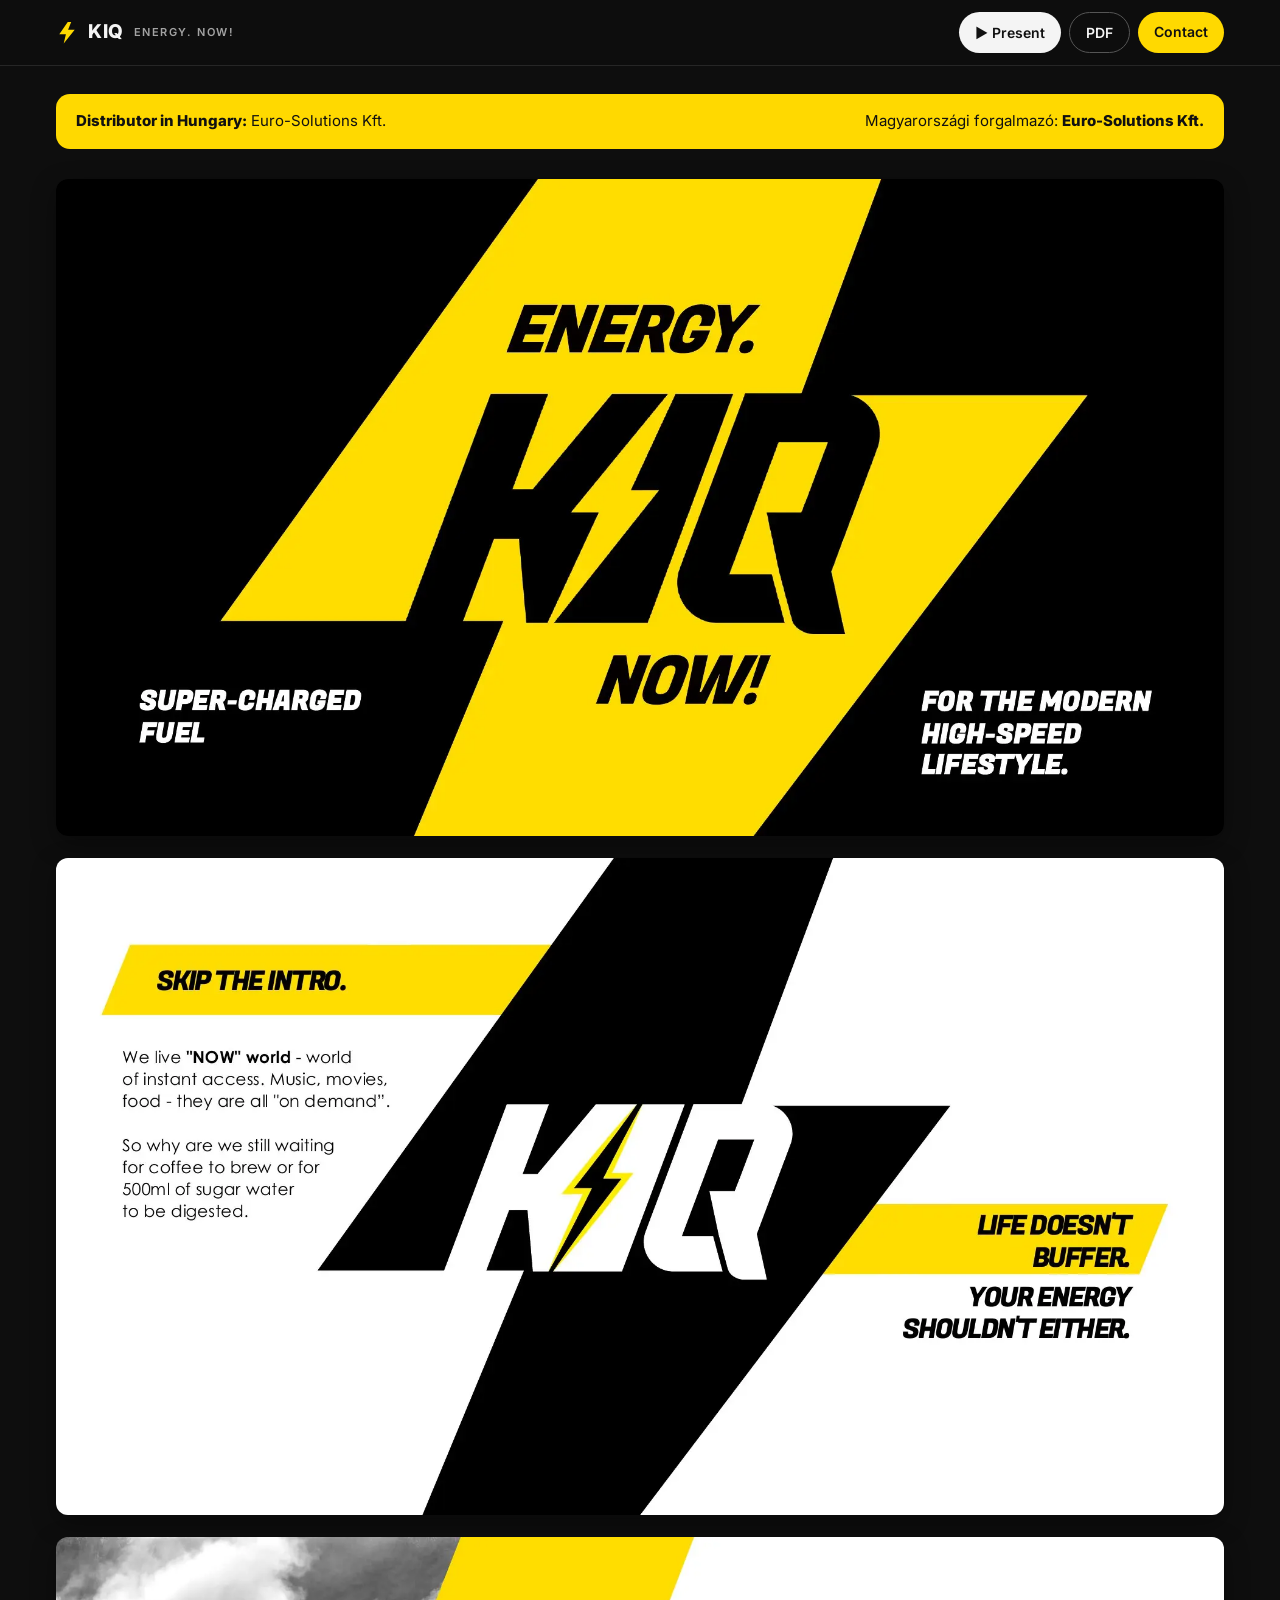
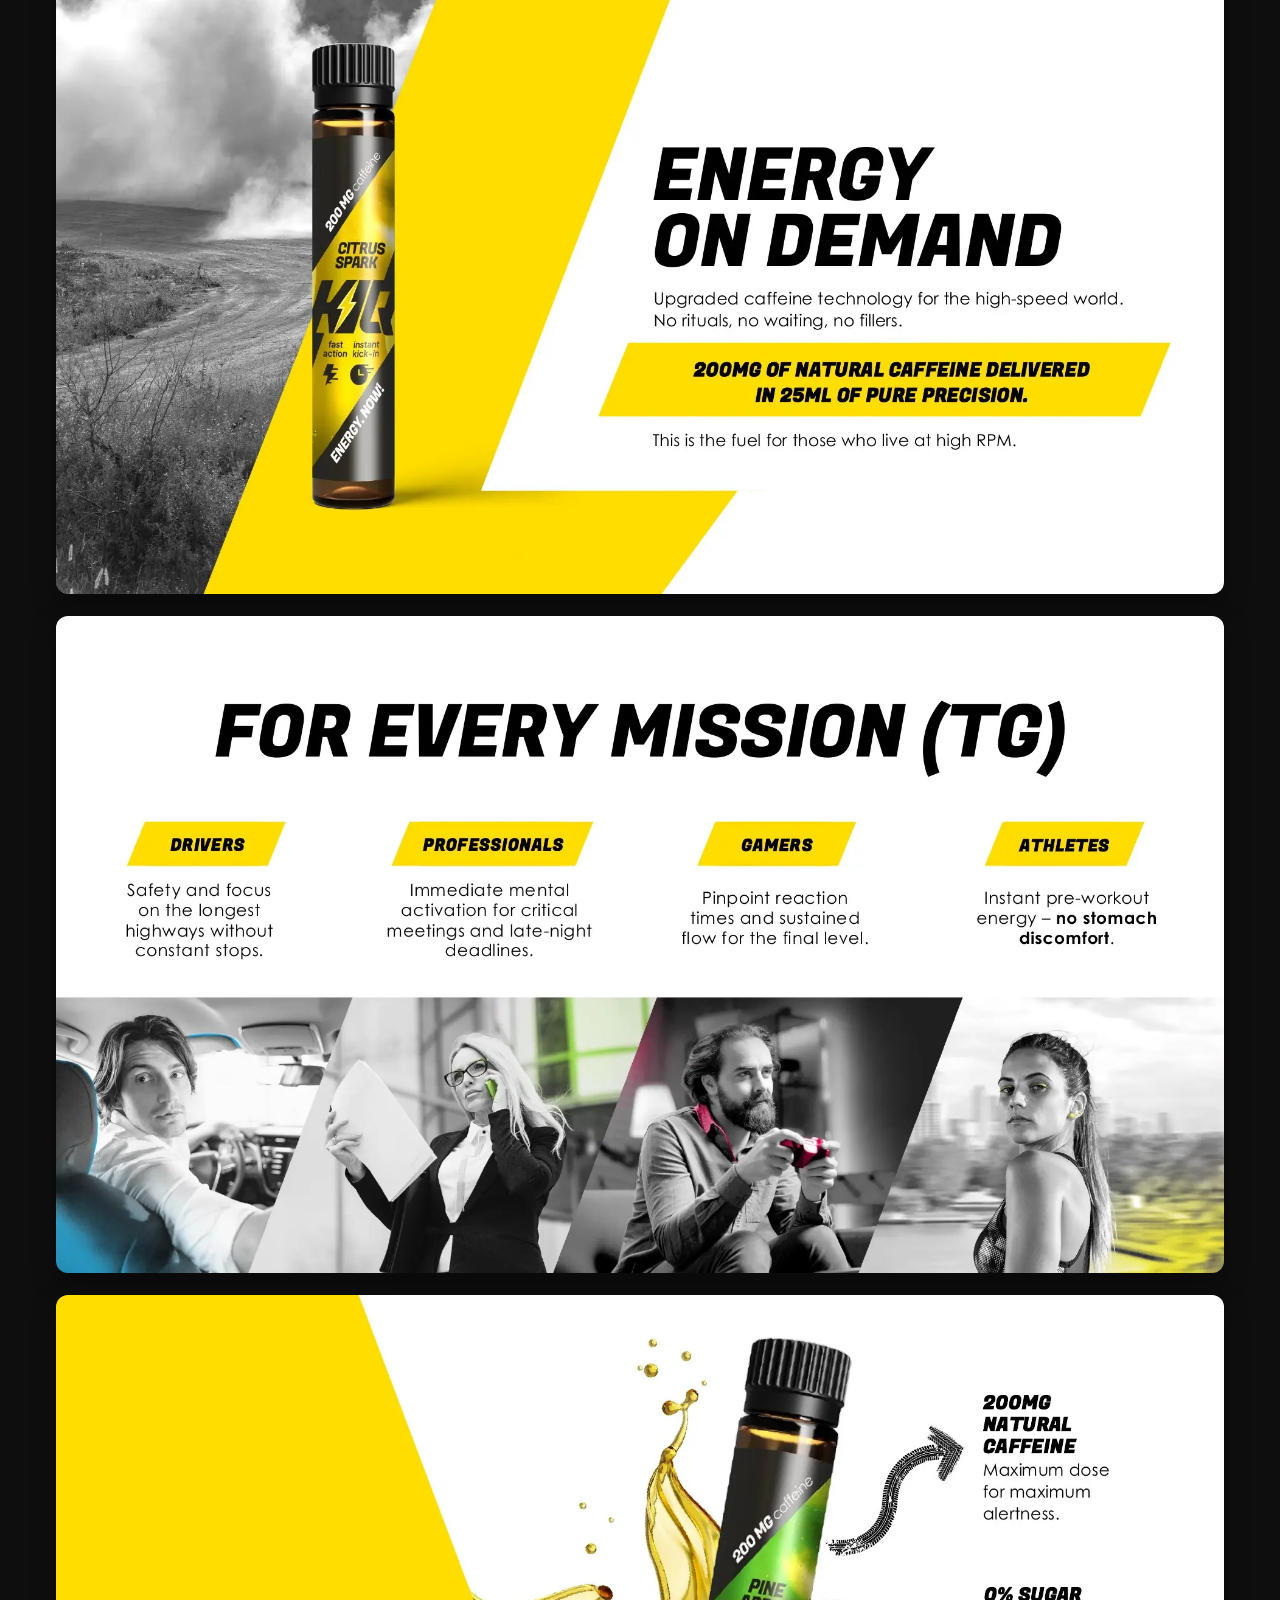
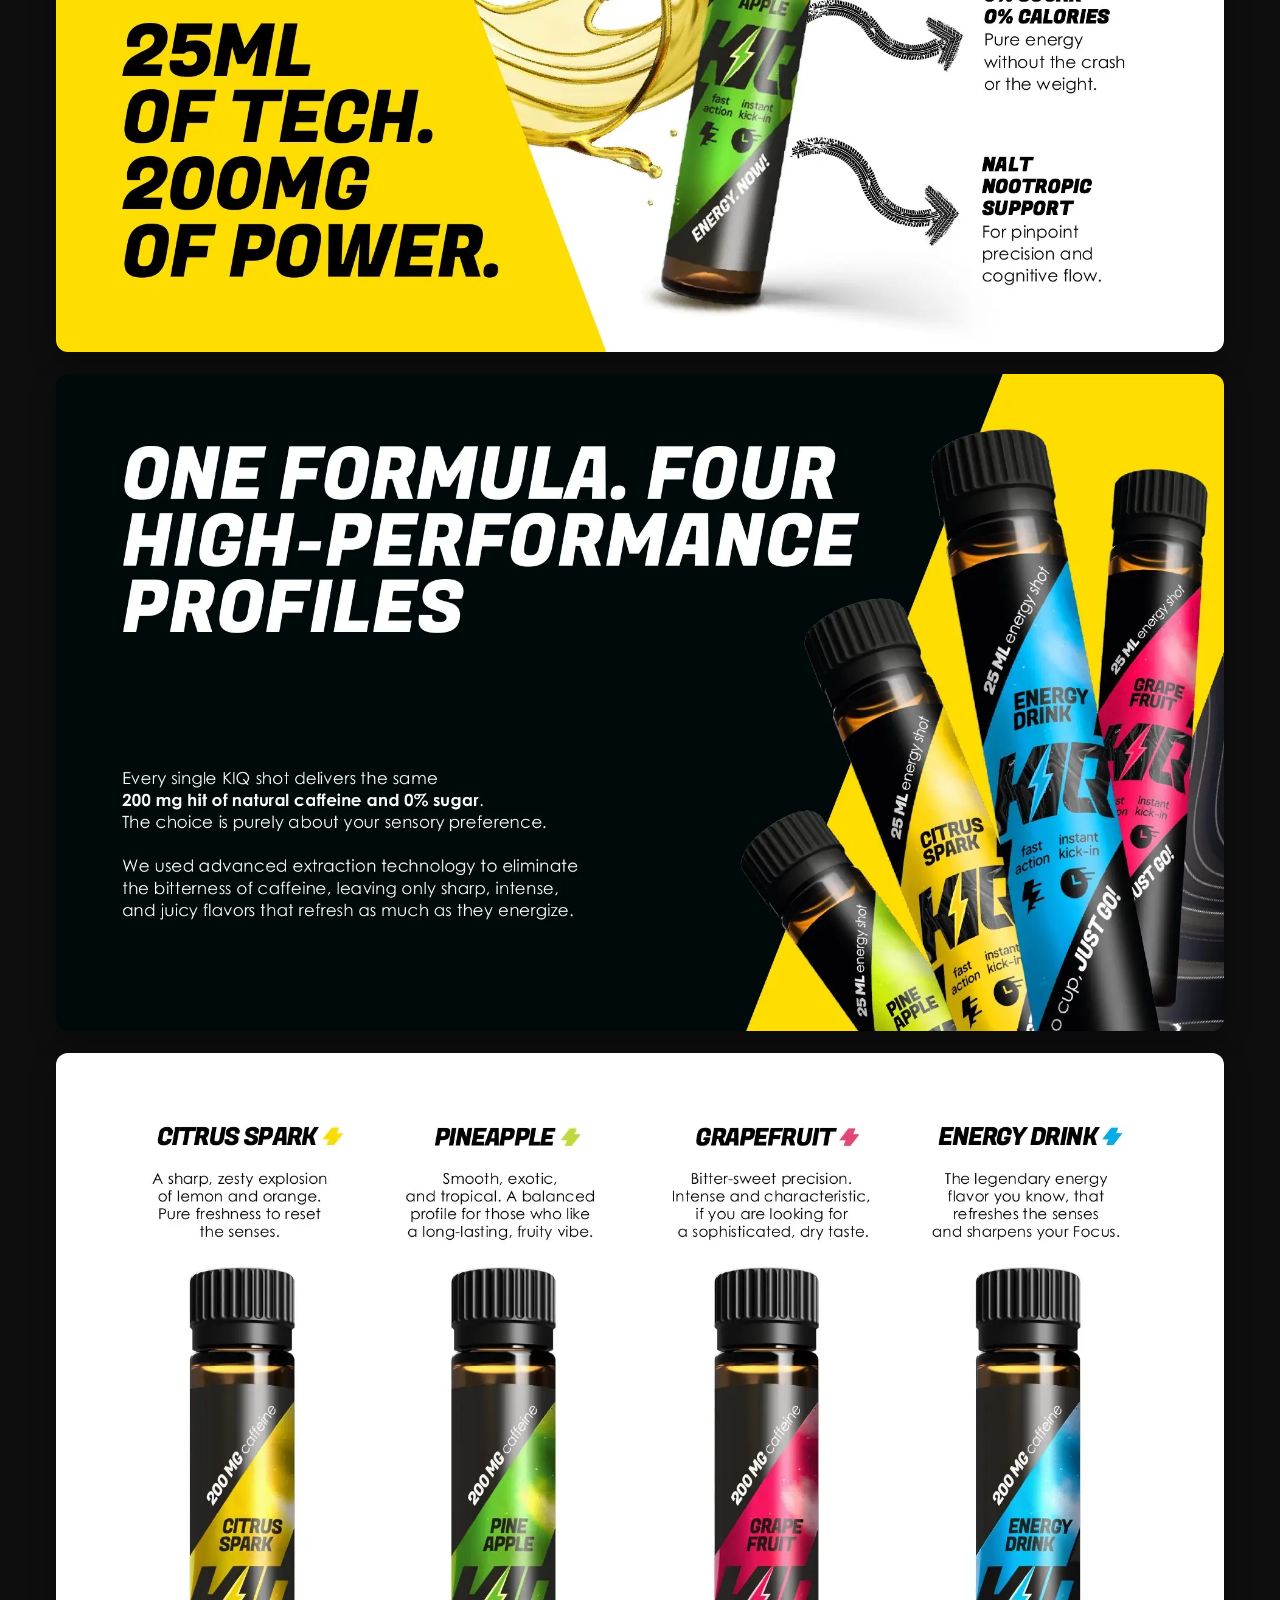
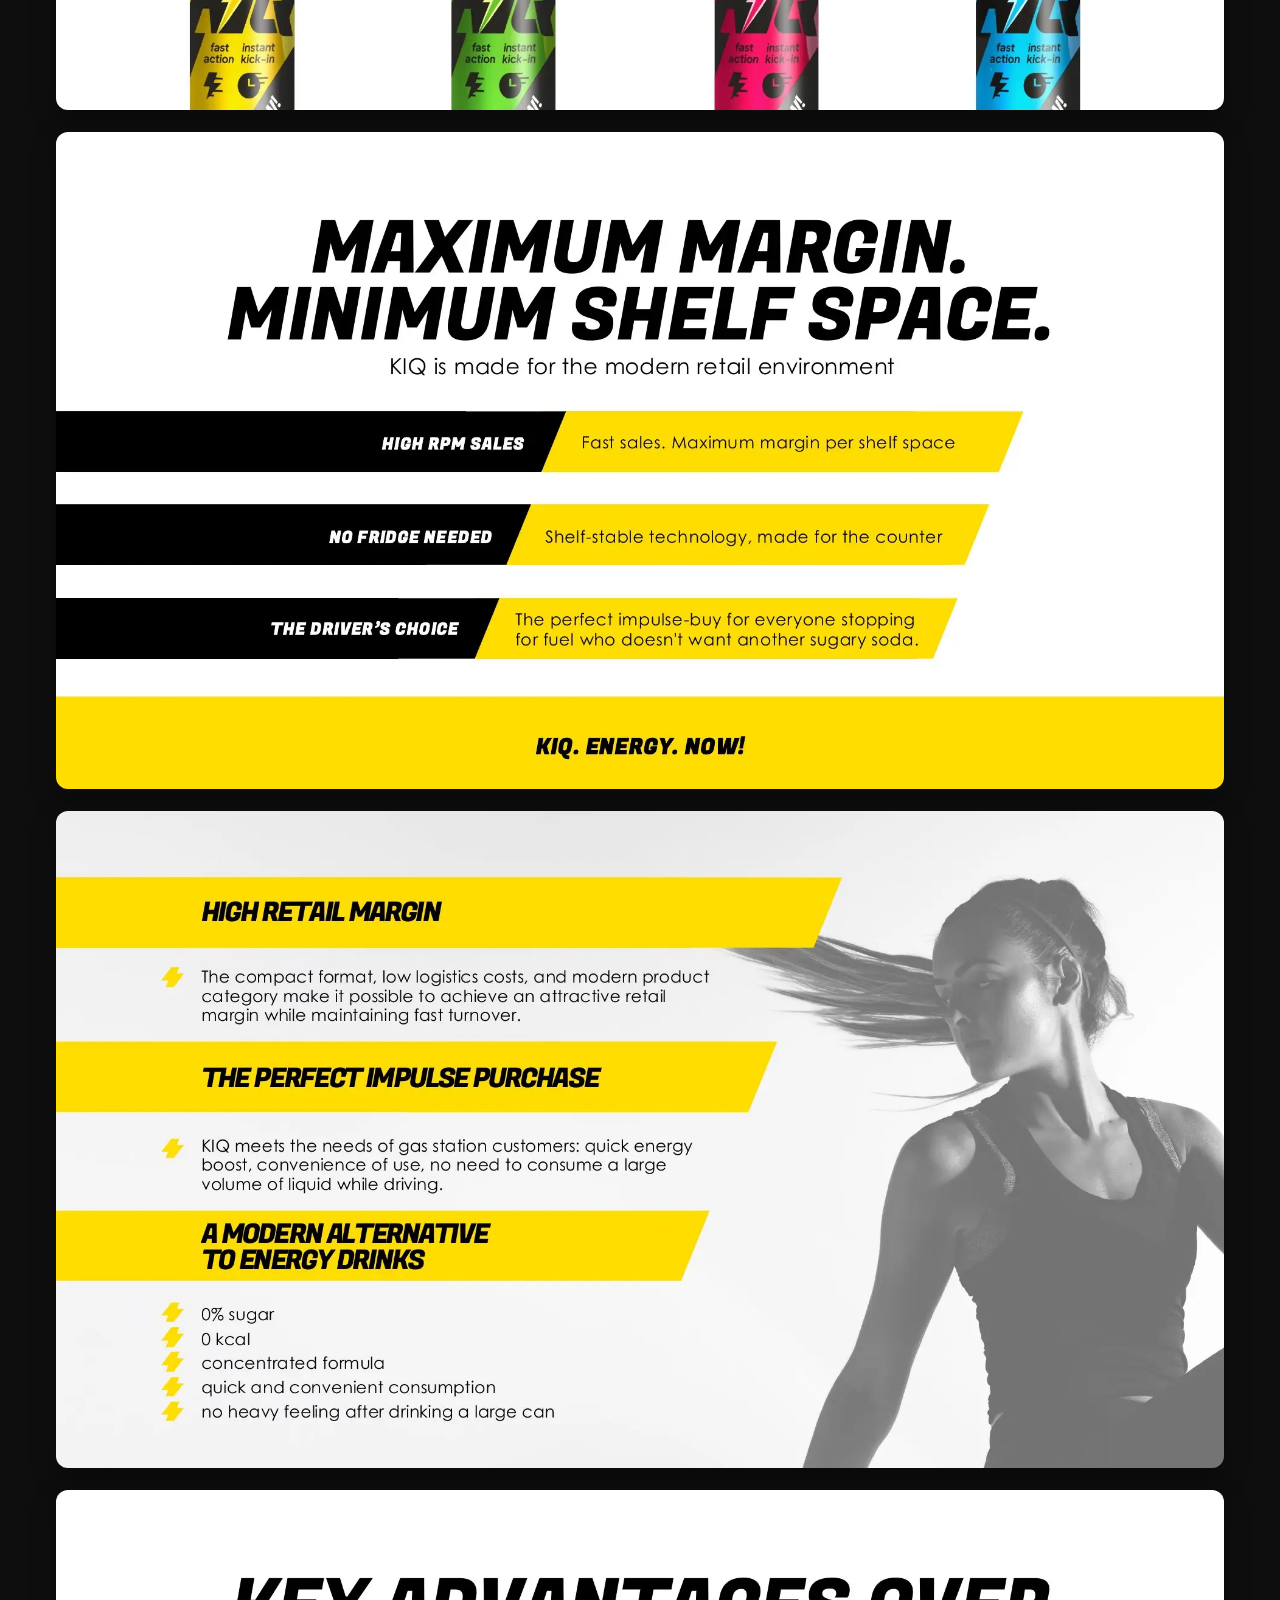
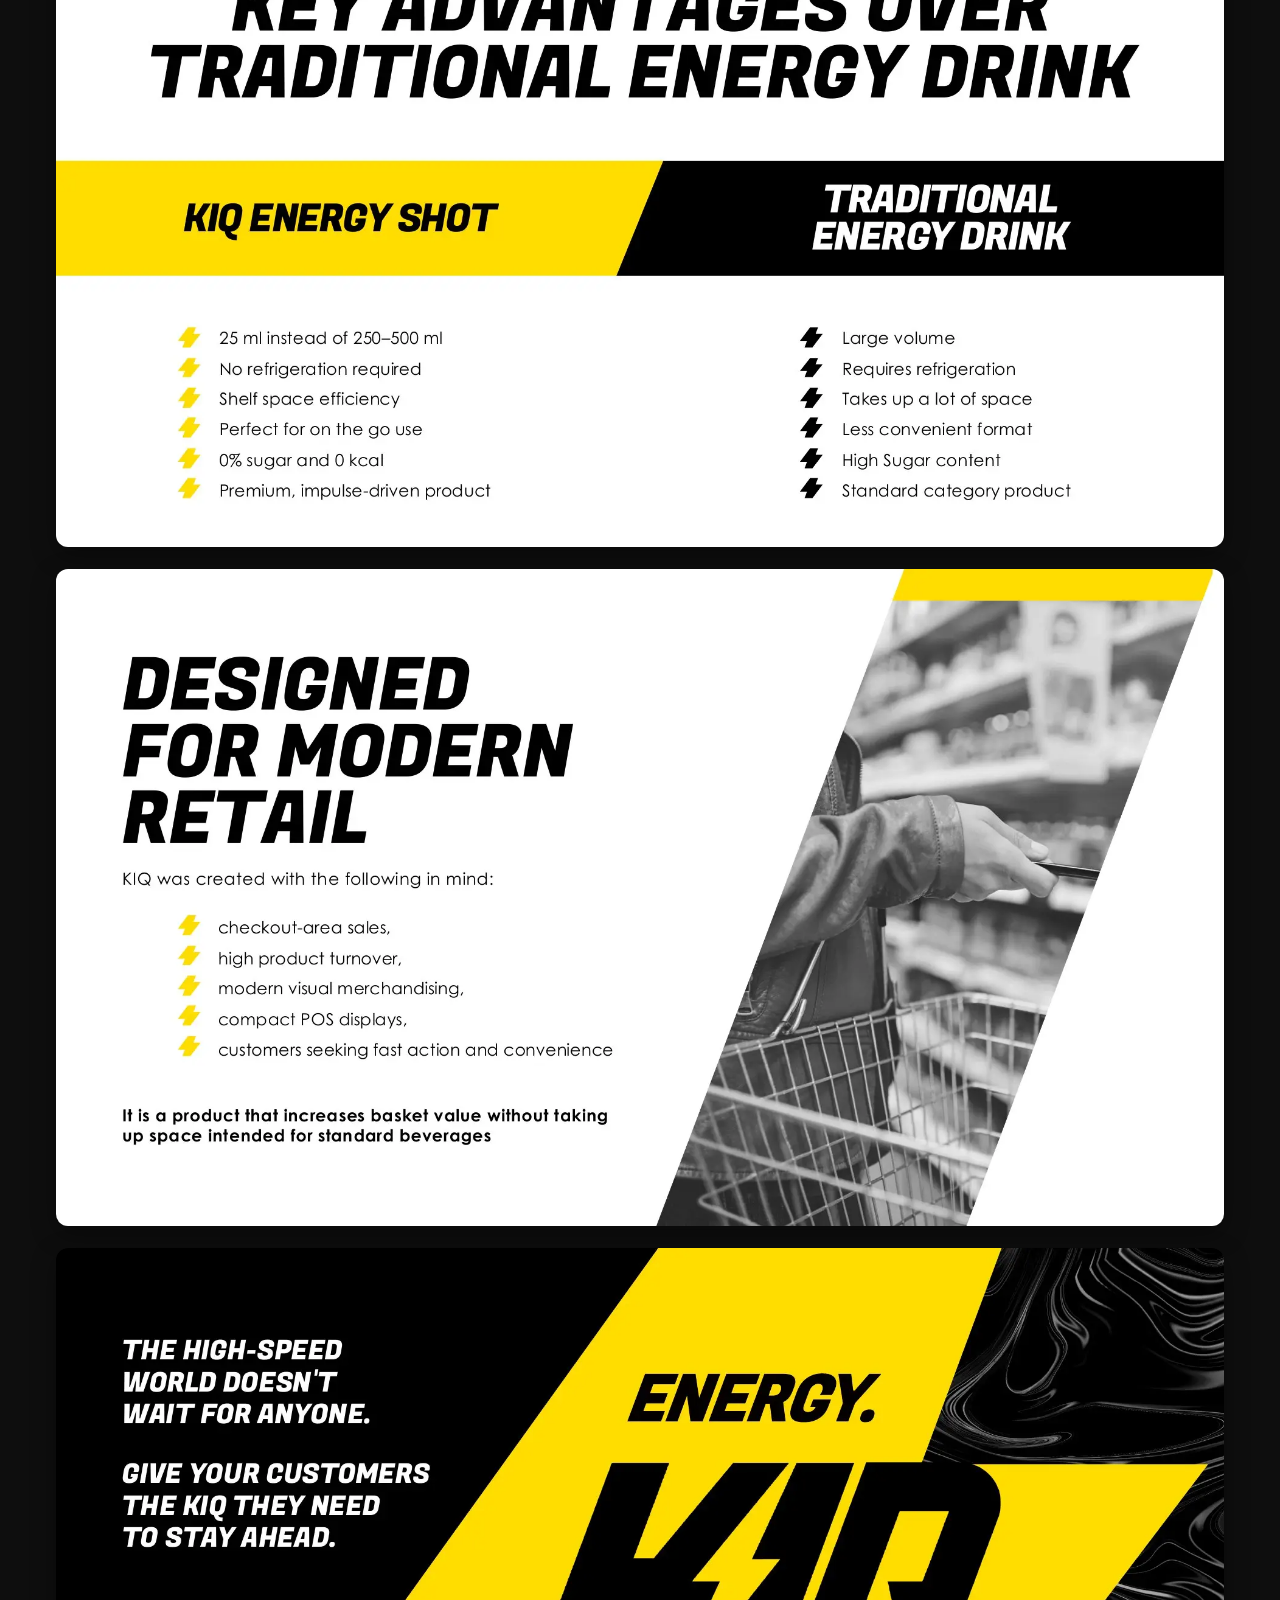
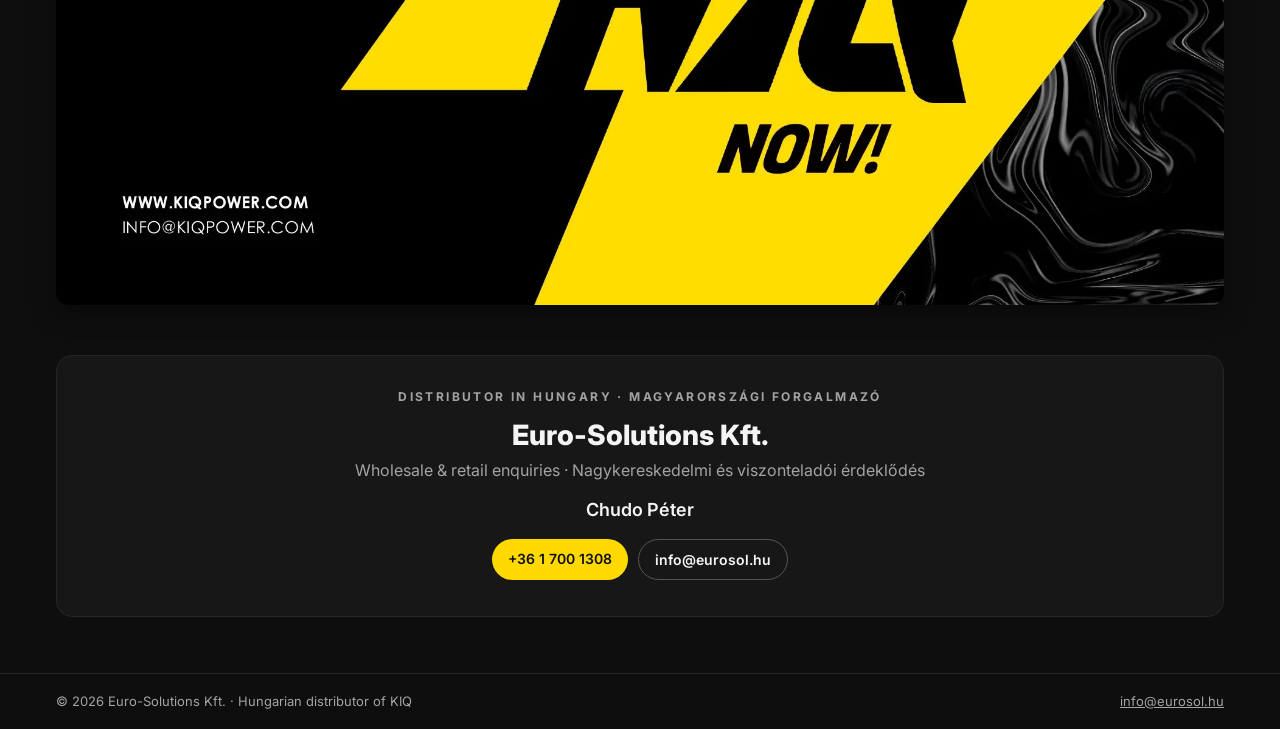
<file: KIQ/index.html>
<!doctype html>
<html lang="en">
<head>
<meta charset="utf-8">
<meta name="viewport" content="width=device-width, initial-scale=1">
<title>KIQ Energy Shot – Euro-Solutions Kft.</title>
<meta name="description" content="KIQ – 200 mg natural caffeine energy shot, 0% sugar. Distributor in Hungary: Euro-Solutions Kft.">
<meta property="og:title" content="KIQ Energy Shot – distributed in Hungary by Euro-Solutions Kft.">
<meta property="og:description" content="200 mg natural caffeine in 25 ml, 0% sugar, no fridge needed. Contact: info@eurosol.hu · +36 1 700 1308">
<meta property="og:image" content="https://eurosol.hu/KIQ/img/og.jpg">
<meta name="robots" content="noindex">
<link rel="icon" href="/favicon.svg" type="image/svg+xml">
<link rel="preconnect" href="https://fonts.googleapis.com">
<link rel="preconnect" href="https://fonts.gstatic.com" crossorigin>
<link href="https://fonts.googleapis.com/css2?family=Inter:wght@400;500;600;700;800&display=swap" rel="stylesheet">
<link rel="preload" as="image" href="img/s-01.webp">
<style>
  :root{--bg:#0e0e0e;--ink:#f4f4f4;--mute:#a3a3a3;--red:#ffd900;--line:#262626;--card:#171717}
  *{box-sizing:border-box}
  html{scroll-behavior:smooth}
  body{margin:0;background:var(--bg);color:var(--ink);font-family:Inter,system-ui,sans-serif;line-height:1.5}
  a{color:inherit}
  header{position:sticky;top:0;z-index:10;background:rgba(14,14,14,.9);backdrop-filter:blur(8px);border-bottom:1px solid var(--line)}
  .bar{max-width:1200px;margin:0 auto;padding:12px 16px;display:flex;align-items:center;gap:16px;justify-content:space-between}
  .brand{font-weight:800;letter-spacing:.03em;font-size:19px;text-decoration:none;display:flex;align-items:center;gap:10px}
  .brand i{display:inline-block;width:22px;height:22px;background:var(--red);clip-path:polygon(55% 0,15% 58%,45% 58%,35% 100%,85% 38%,55% 38%,70% 0)}
  .nav{display:flex;gap:8px}
  .btn{display:inline-block;padding:9px 16px;border-radius:999px;background:var(--ink);color:#111;text-decoration:none;font-weight:600;font-size:14px;border:0;cursor:pointer;font-family:inherit;white-space:nowrap}
  .btn.line{background:transparent;color:var(--ink);border:1.5px solid #555}
  .btn.r{background:var(--red);color:#111}
  .wrap{max-width:1200px;margin:0 auto;padding:0 16px}
  .dist{margin:28px auto 8px;display:flex;flex-wrap:wrap;gap:10px 18px;align-items:center;justify-content:space-between;background:var(--red);color:#111;border-radius:14px;padding:16px 20px}
  .dist b{font-weight:800}
  .dist span{font-size:15px}
  .slides{display:grid;gap:22px;padding:22px 0 10px}
  figure{margin:0;background:var(--card);border-radius:12px;overflow:hidden;box-shadow:0 8px 24px rgba(0,0,0,.35);cursor:zoom-in;aspect-ratio:16/9}
  figure img{display:block;width:100%;height:100%;object-fit:cover}
  .contact{margin:40px auto 56px;background:var(--card);border-radius:16px;padding:32px 24px;text-align:center;border:1px solid var(--line)}
  .kicker{font-size:12px;letter-spacing:.2em;text-transform:uppercase;color:var(--mute);font-weight:700}
  .co{font-size:28px;font-weight:800;margin:8px 0 2px}
  .role{color:var(--mute);margin-bottom:14px}
  .who{font-weight:600;font-size:18px}
  .lnks{display:flex;flex-wrap:wrap;gap:10px;justify-content:center;margin:16px 0 4px}
  footer{border-top:1px solid var(--line);color:var(--mute);font-size:13px}
  footer .wrap{display:flex;flex-wrap:wrap;gap:8px 20px;justify-content:space-between;padding:18px 16px}
  .deck{position:fixed;inset:0;background:#000;z-index:50;display:none;align-items:center;justify-content:center}
  .deck.on{display:flex}
  .deck img{max-width:100vw;max-height:100vh;width:auto;height:auto;user-select:none}
  .deck .ctl{position:absolute;top:50%;transform:translateY(-50%);background:rgba(255,255,255,.12);color:#fff;border:0;width:52px;height:52px;border-radius:50%;font-size:26px;cursor:pointer}
  .deck .prev{left:14px}.deck .next{right:14px}
  .deck .x{position:absolute;top:14px;right:14px;background:rgba(255,255,255,.12);color:#fff;border:0;width:44px;height:44px;border-radius:50%;font-size:22px;cursor:pointer}
  .deck .n{position:absolute;bottom:14px;left:50%;transform:translateX(-50%);color:#fff;opacity:.7;font-size:14px}
  @media (max-width:640px){.btn{padding:8px 12px;font-size:13px}.nav .btn.line{display:none}.co{font-size:22px}.deck .ctl{width:40px;height:40px;font-size:20px}}
</style>
</head>
<body>

<header>
  <div class="bar">
    <a class="brand" href="#top"><i></i>KIQ <small style="font-weight:600;letter-spacing:.14em;font-size:11px;color:var(--mute)">ENERGY. NOW!</small></a>
    <nav class="nav">
      <button class="btn" id="play" type="button">▶ Present</button>
      <a class="btn line" href="KIQ_presentation.pdf" download>PDF</a>
      <a class="btn r" href="#contact">Contact</a>
    </nav>
  </div>
</header>

<main class="wrap" id="top">
  <div class="dist">
    <span><b>Distributor in Hungary:</b> Euro-Solutions Kft.</span>
    <span lang="hu">Magyarországi forgalmazó: <b>Euro-Solutions Kft.</b></span>
  </div>

  <section class="slides" id="slides" aria-label="Presentation slides"></section>

  <section class="contact" id="contact">
    <div class="kicker">Distributor in Hungary · Magyarországi forgalmazó</div>
    <div class="co">Euro-Solutions Kft.</div>
    <div class="role">Wholesale &amp; retail enquiries · Nagykereskedelmi és viszonteladói érdeklődés</div>
    <div class="who">Chudo Péter</div>
    <div class="lnks">
      <a class="btn r" href="tel:+3617001308">+36 1 700 1308</a>
      <a class="btn line" href="mailto:info@eurosol.hu?subject=KIQ%20Energy%20Shot">info@eurosol.hu</a>
    </div>
  </section>
</main>

<footer><div class="wrap"><span>© 2026 Euro-Solutions Kft. · Hungarian distributor of KIQ</span><a href="mailto:info@eurosol.hu">info@eurosol.hu</a></div></footer>

<div class="deck" id="deck" role="dialog" aria-label="Presentation">
  <img id="deckImg" alt="">
  <button class="ctl prev" id="prev" aria-label="Previous">‹</button>
  <button class="ctl next" id="next" aria-label="Next">›</button>
  <button class="x" id="close" aria-label="Close">✕</button>
  <div class="n" id="num"></div>
</div>

<script>
(function(){
  var N=12, list=[];
  for(var i=1;i<=N;i++) list.push('img/s-'+(i<10?'0':'')+i+'.webp');
  var box=document.getElementById('slides');
  list.forEach(function(src,i){
    var f=document.createElement('figure');
    var im=document.createElement('img');
    im.src=src; im.alt='KIQ – slide '+(i+1); im.width=1920; im.height=1080;
    if(i>1) im.loading='lazy';
    im.decoding='async';
    f.appendChild(im);
    f.addEventListener('click',function(){open(i)});
    box.appendChild(f);
  });
  var deck=document.getElementById('deck'), dimg=document.getElementById('deckImg'), num=document.getElementById('num'), cur=0;
  function show(){dimg.src=list[cur];dimg.alt='Slide '+(cur+1);num.textContent=(cur+1)+' / '+N;var p=new Image();p.src=list[(cur+1)%N];}
  function open(i){cur=i||0;show();deck.classList.add('on');if(deck.requestFullscreen) deck.requestFullscreen().catch(function(){});}
  function close(){deck.classList.remove('on');if(document.fullscreenElement) document.exitFullscreen().catch(function(){});}
  function go(d){cur=(cur+d+N)%N;show();}
  document.getElementById('play').onclick=function(){open(0)};
  document.getElementById('prev').onclick=function(e){e.stopPropagation();go(-1)};
  document.getElementById('next').onclick=function(e){e.stopPropagation();go(1)};
  document.getElementById('close').onclick=close;
  dimg.onclick=function(){go(1)};
  document.addEventListener('keydown',function(e){
    if(!deck.classList.contains('on')) return;
    if(e.key==='ArrowRight'||e.key===' '||e.key==='PageDown'){e.preventDefault();go(1)}
    else if(e.key==='ArrowLeft'||e.key==='PageUp'){e.preventDefault();go(-1)}
    else if(e.key==='Escape') close();
  });
  document.addEventListener('fullscreenchange',function(){if(!document.fullscreenElement) deck.classList.remove('on')});
  var sx=null;
  deck.addEventListener('touchstart',function(e){sx=e.touches[0].clientX},{passive:true});
  deck.addEventListener('touchend',function(e){if(sx===null)return;var dx=e.changedTouches[0].clientX-sx;if(Math.abs(dx)>40)go(dx<0?1:-1);sx=null});
})();
</script>
</body>
</html>
</file>
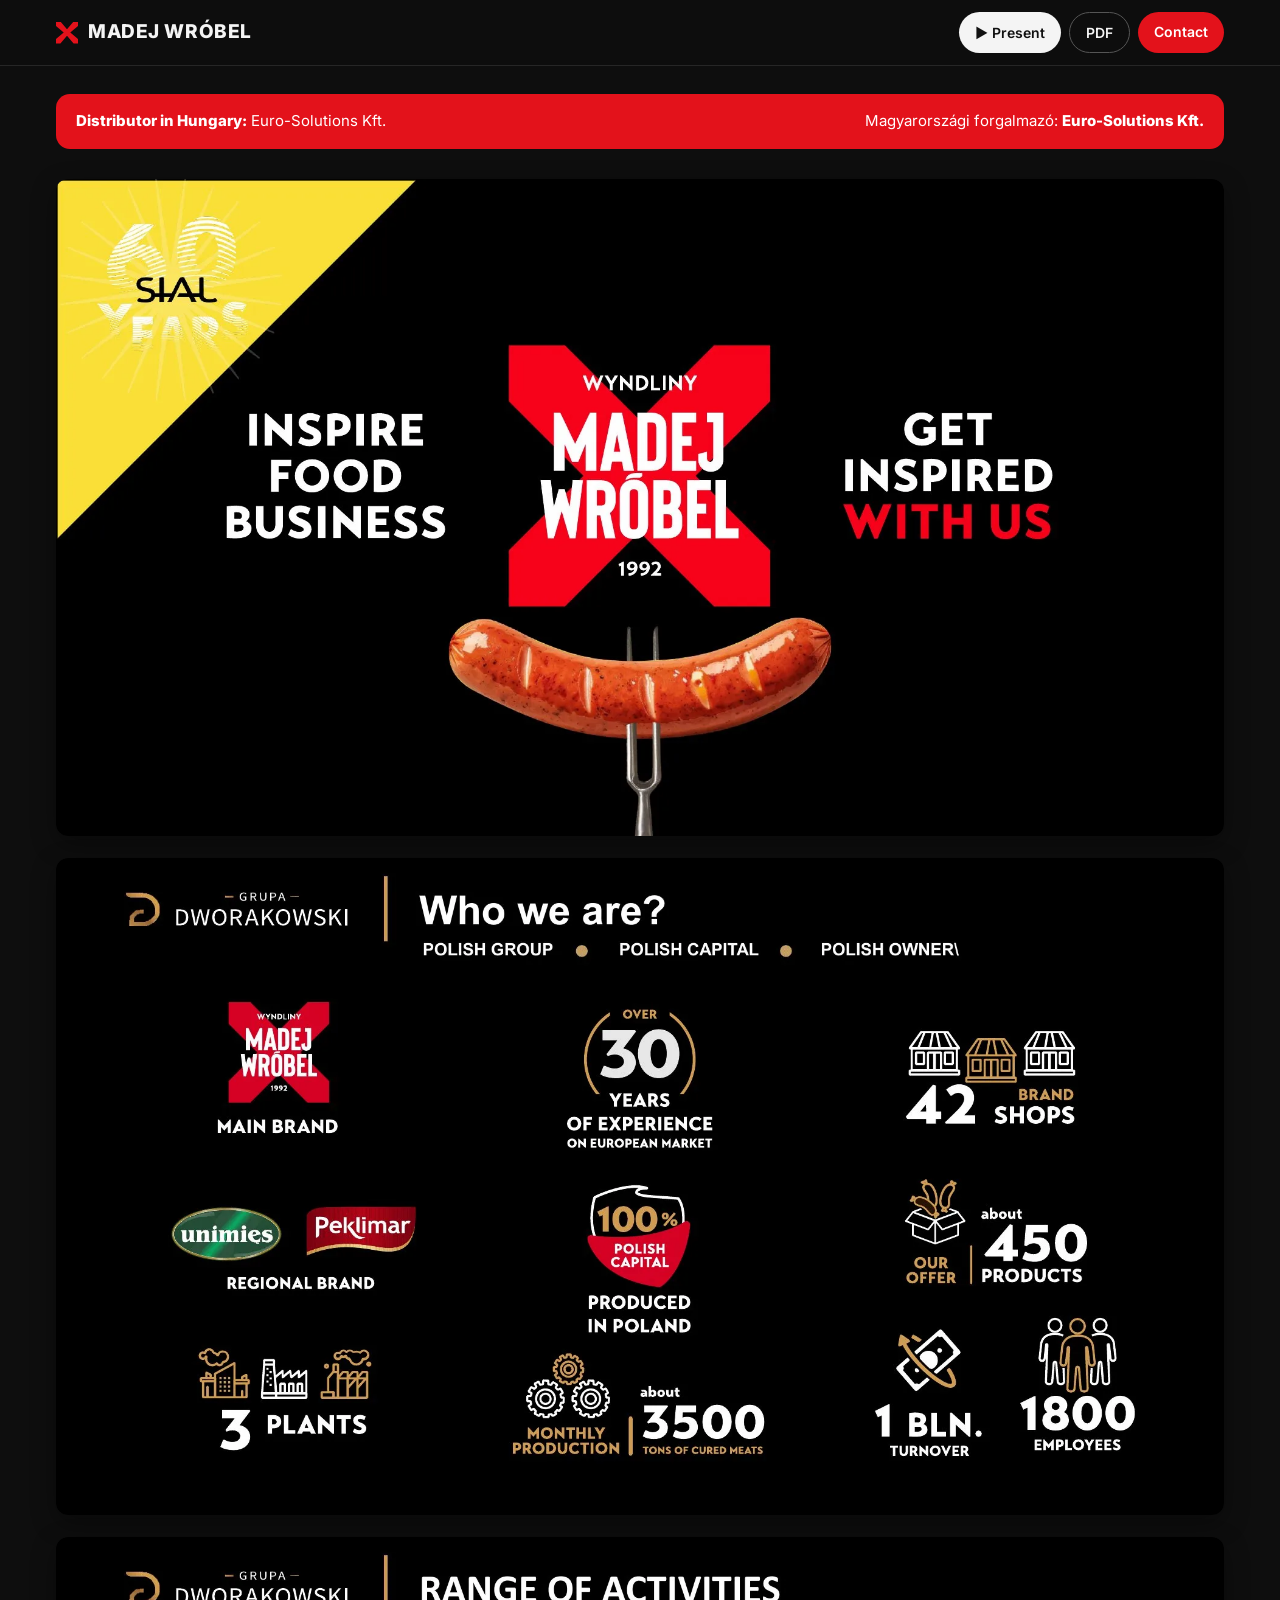
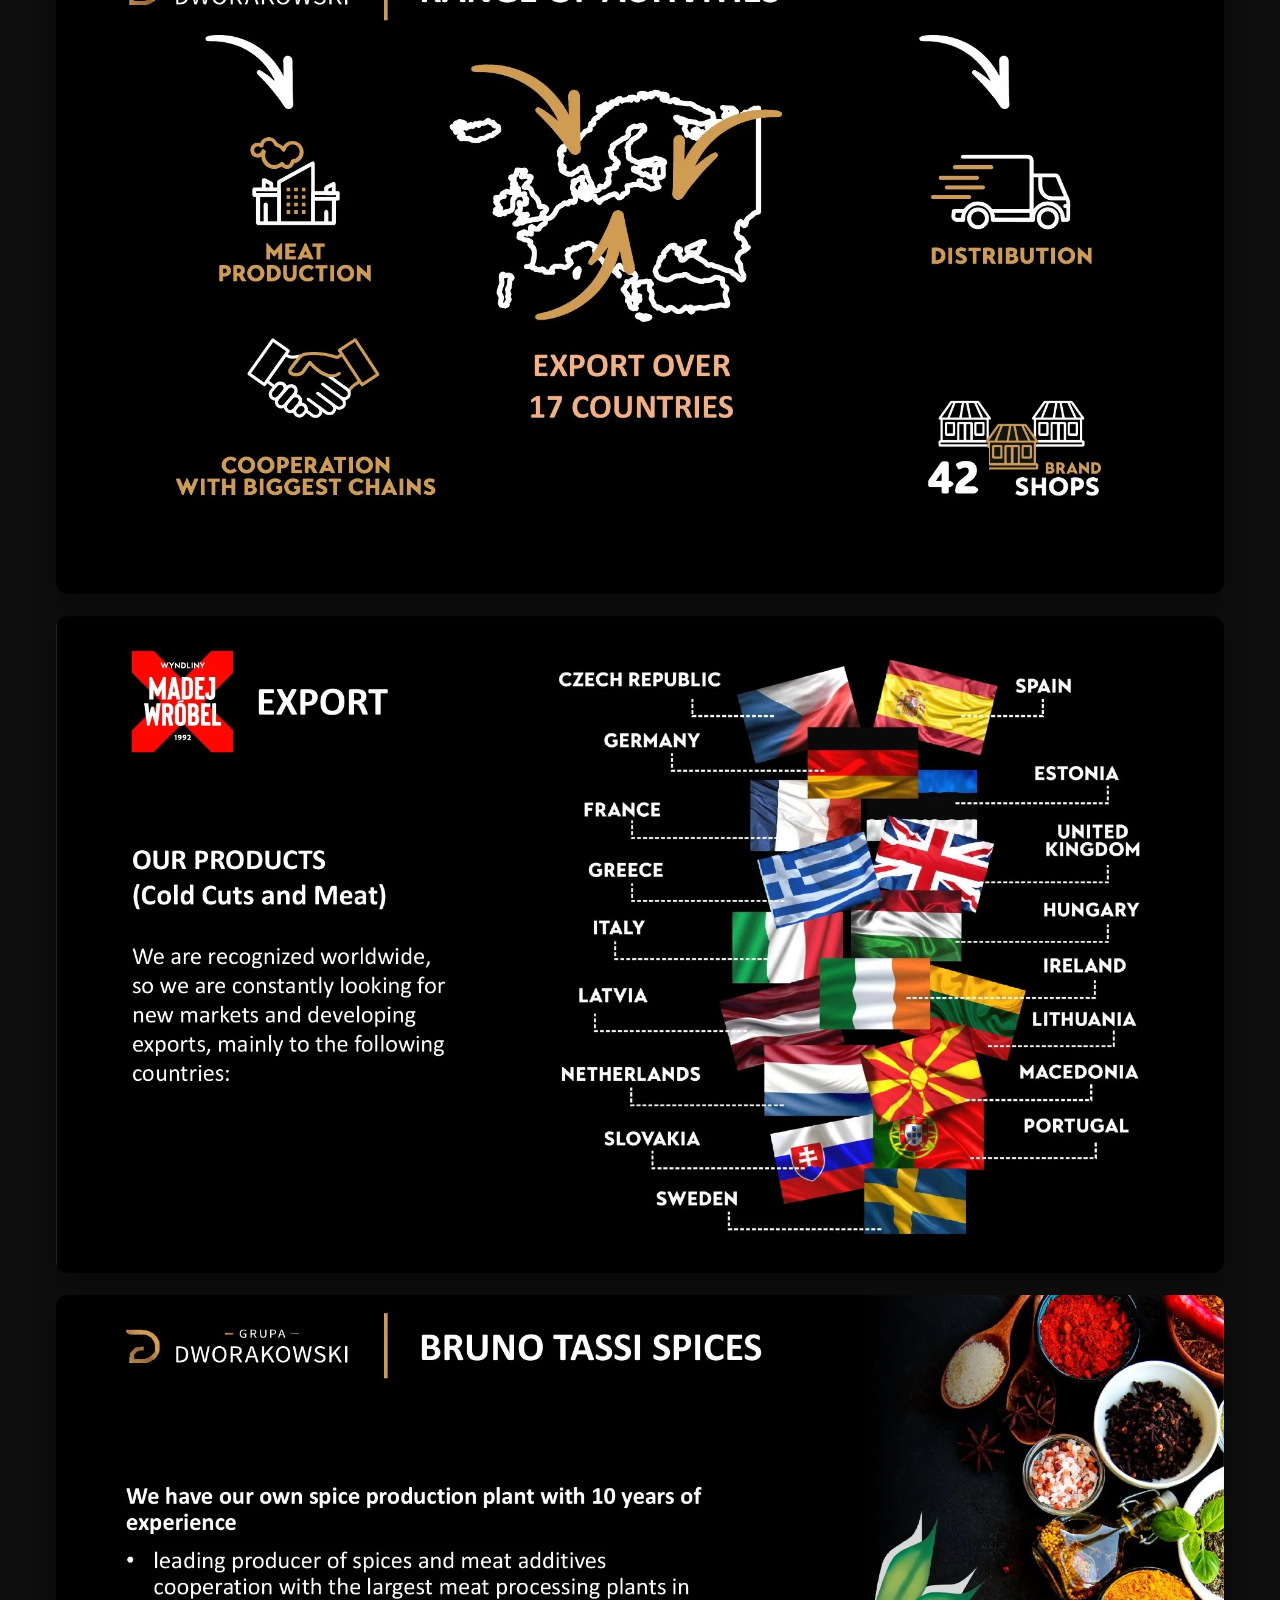
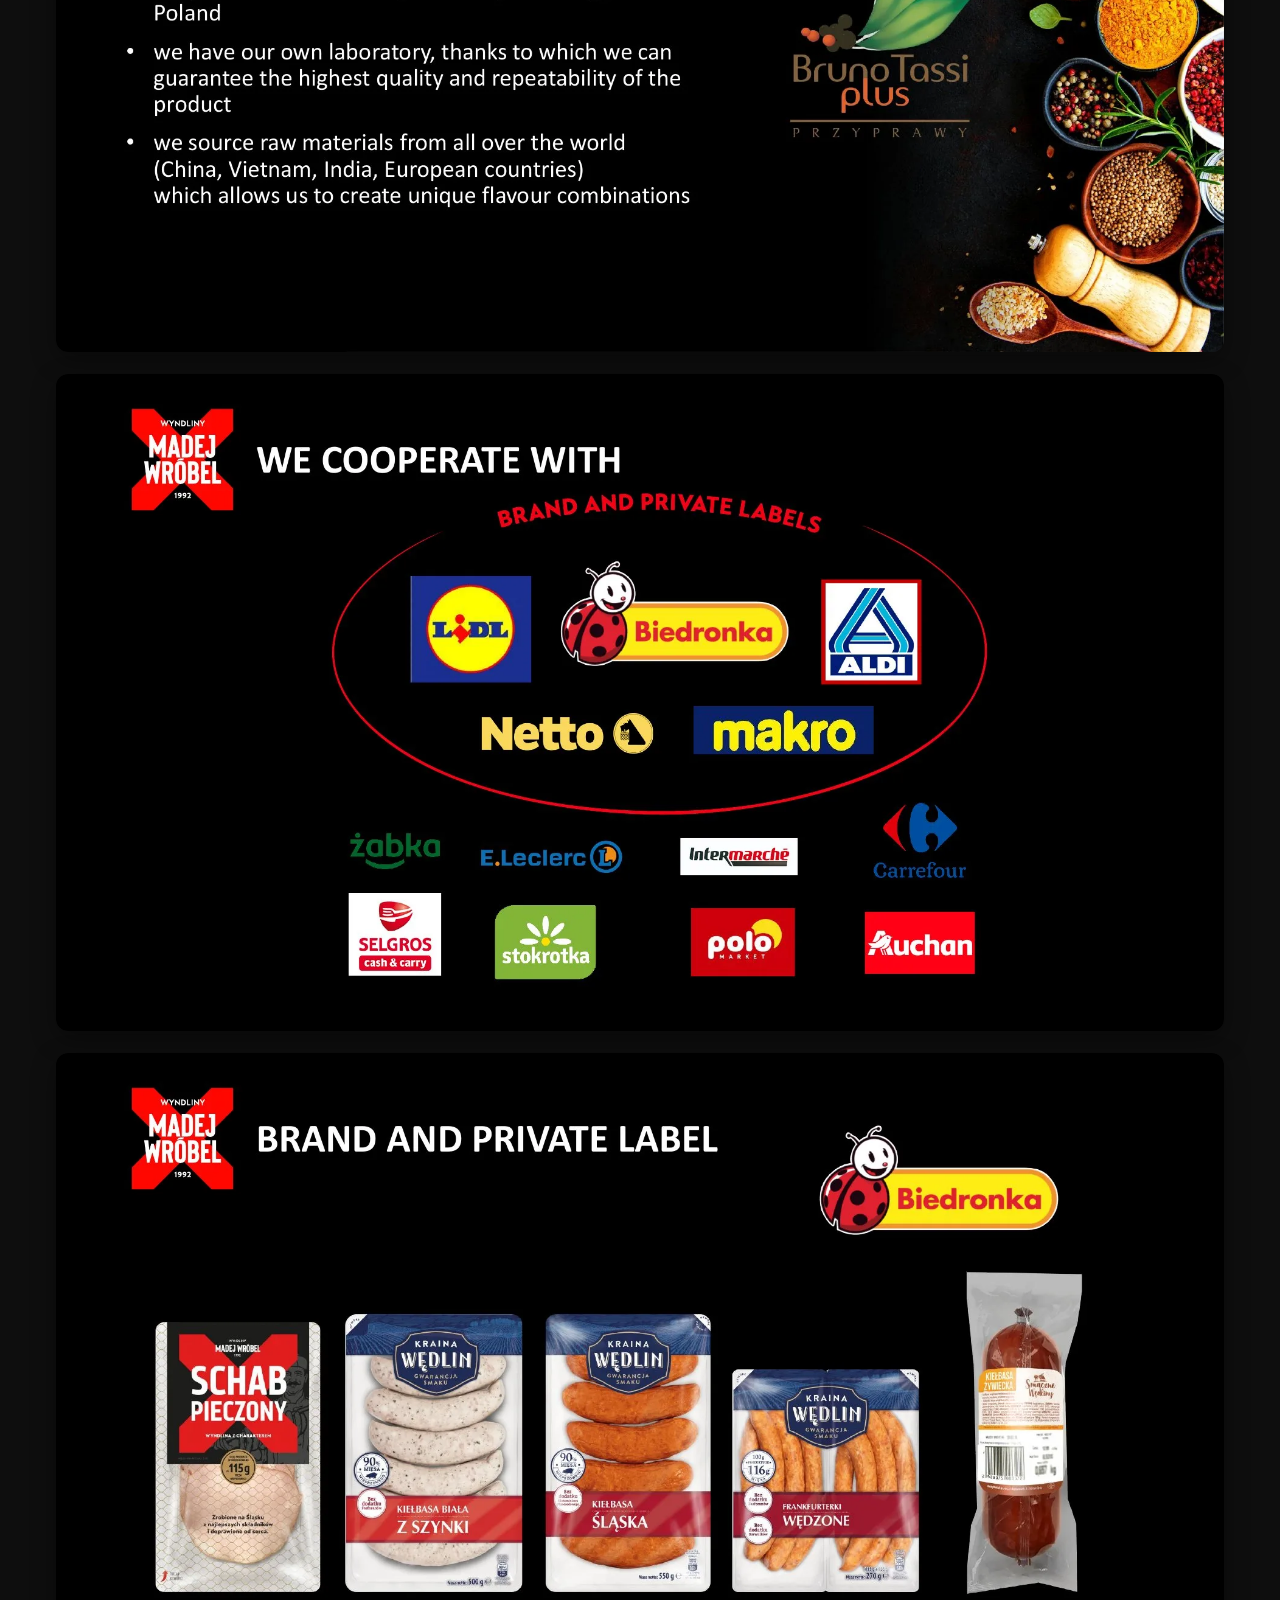
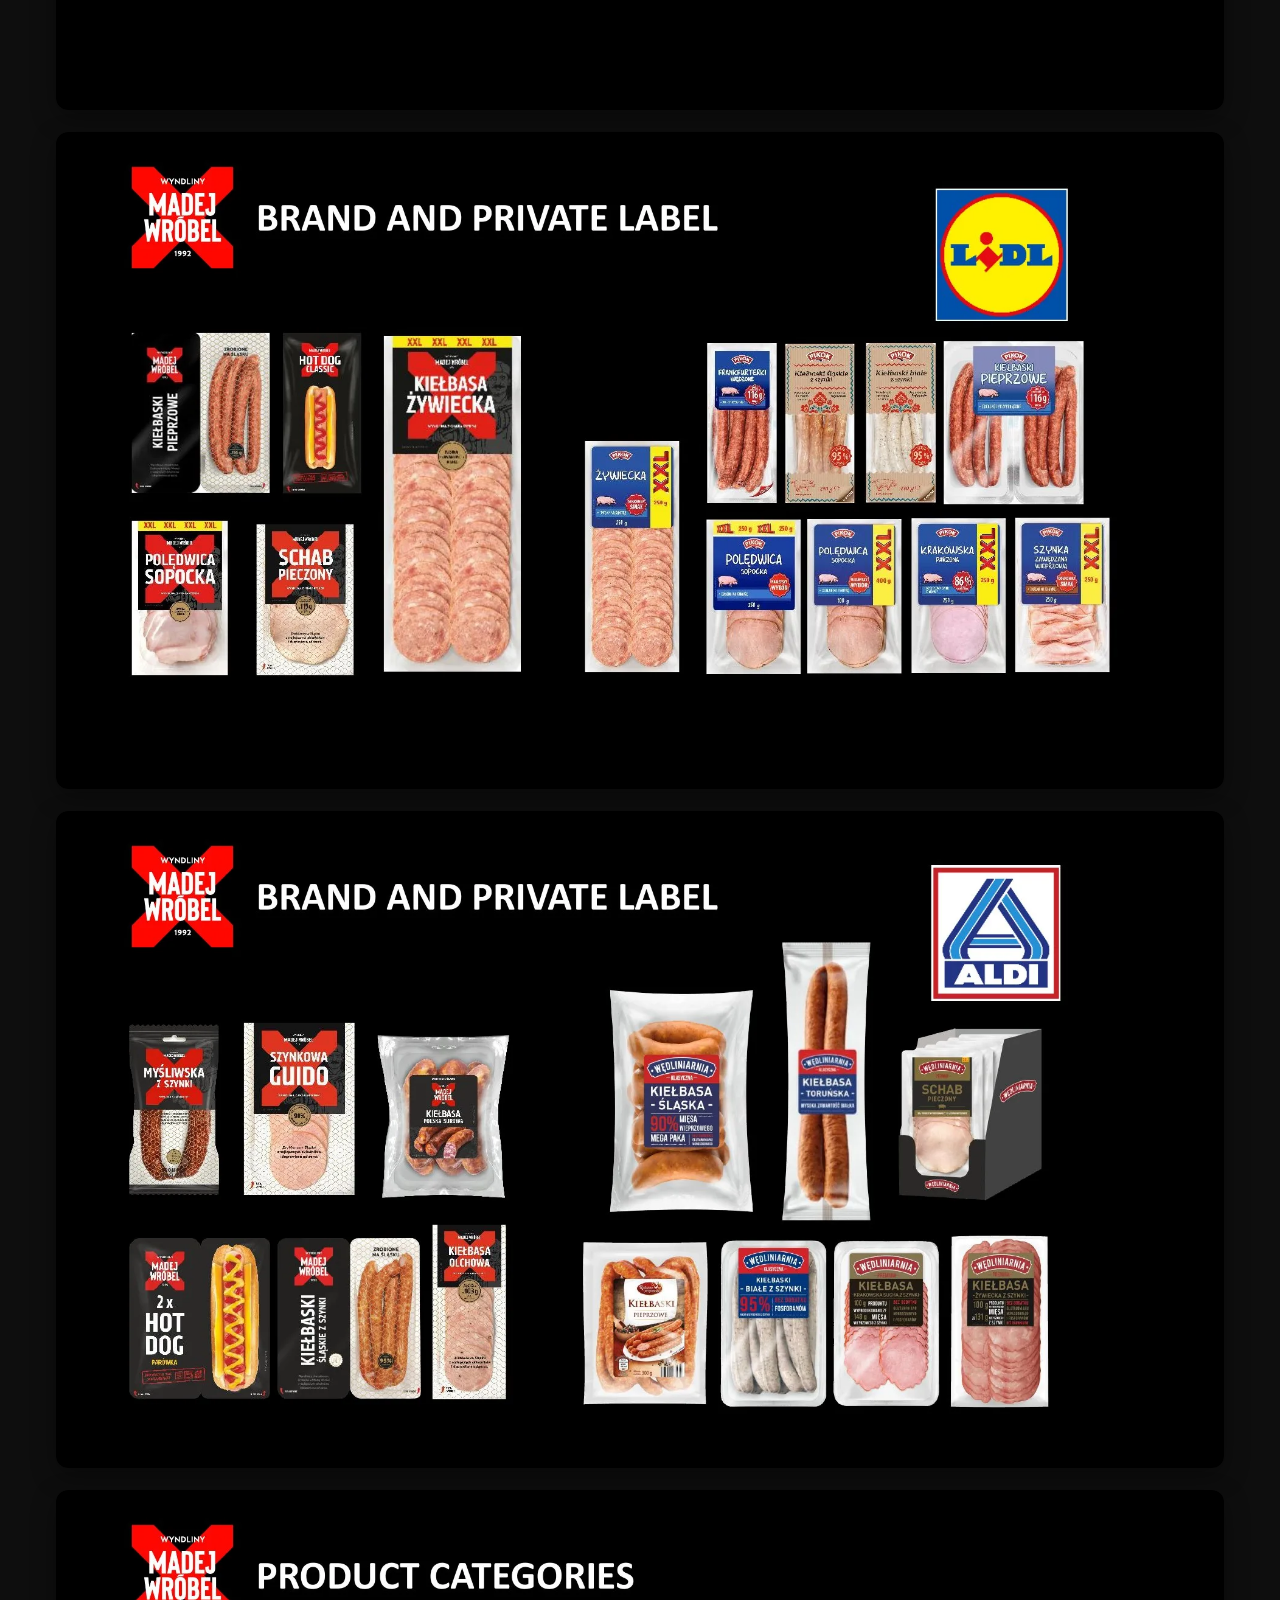
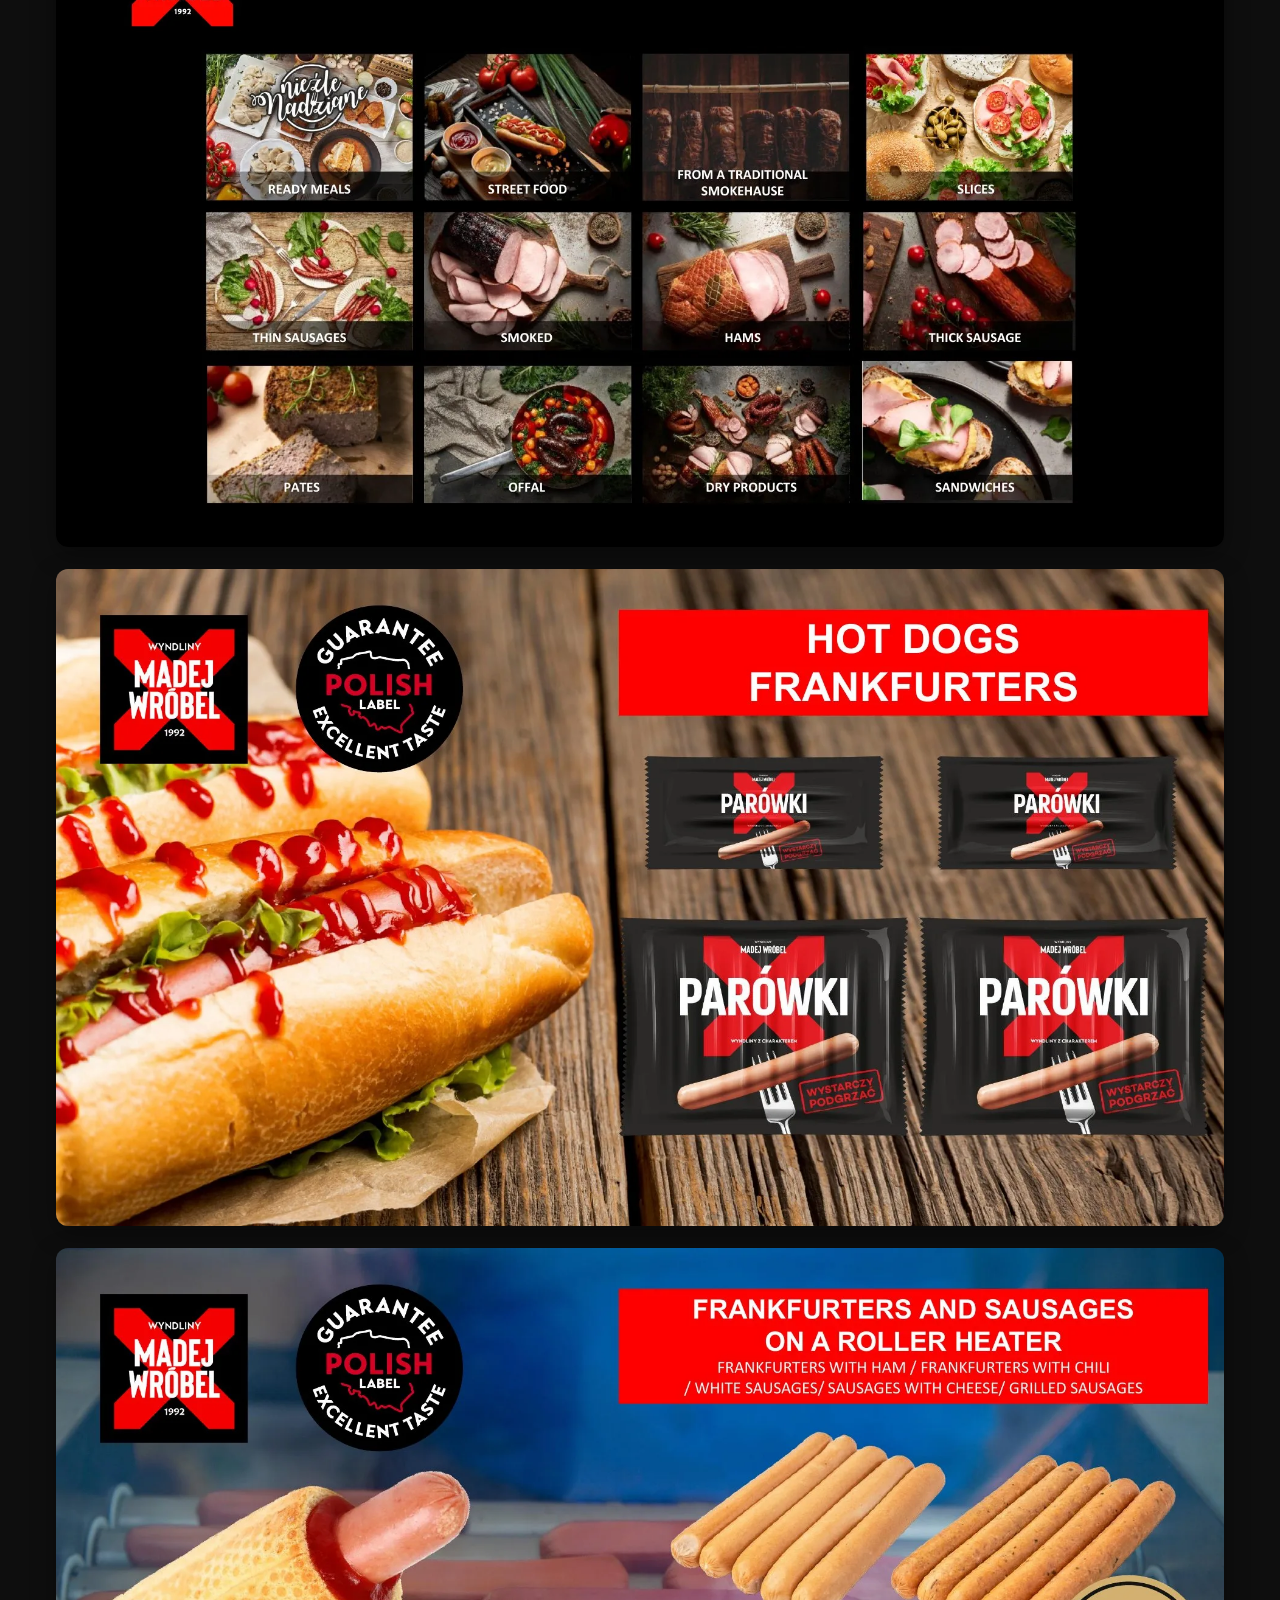
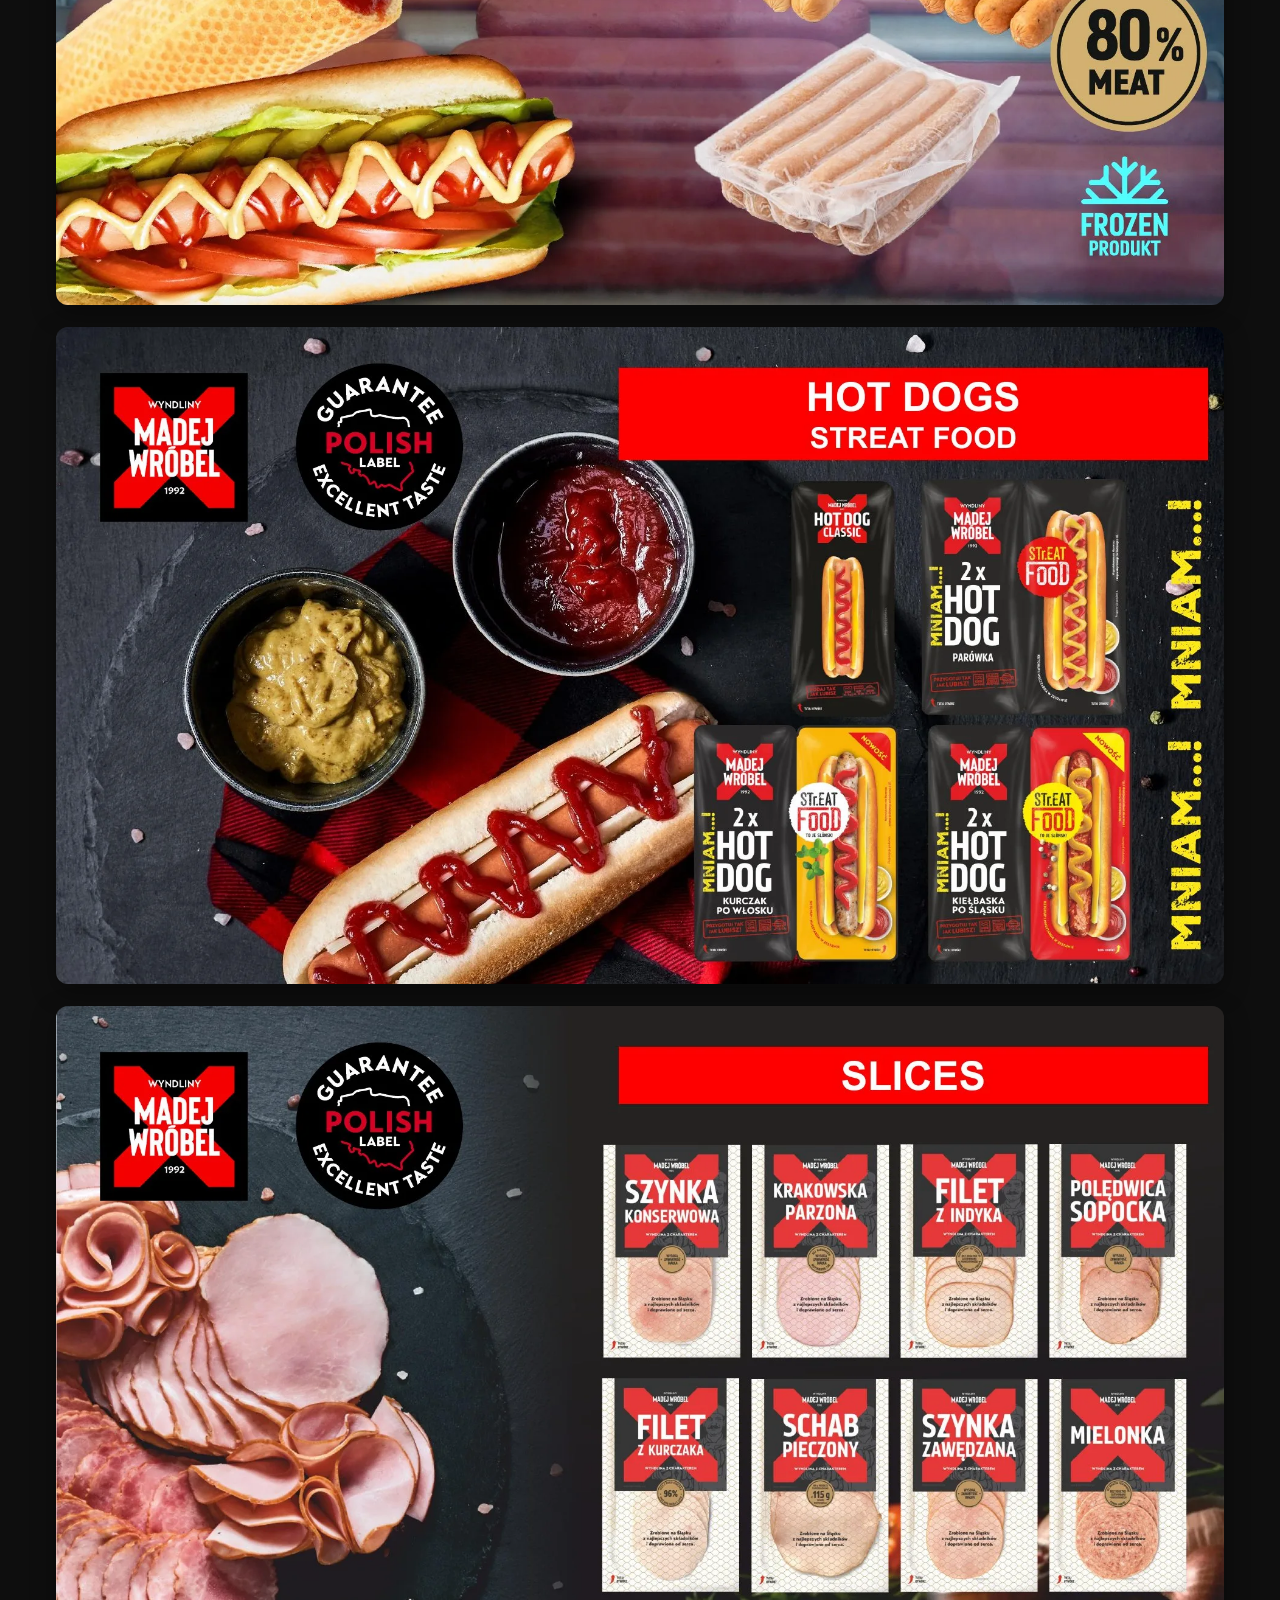
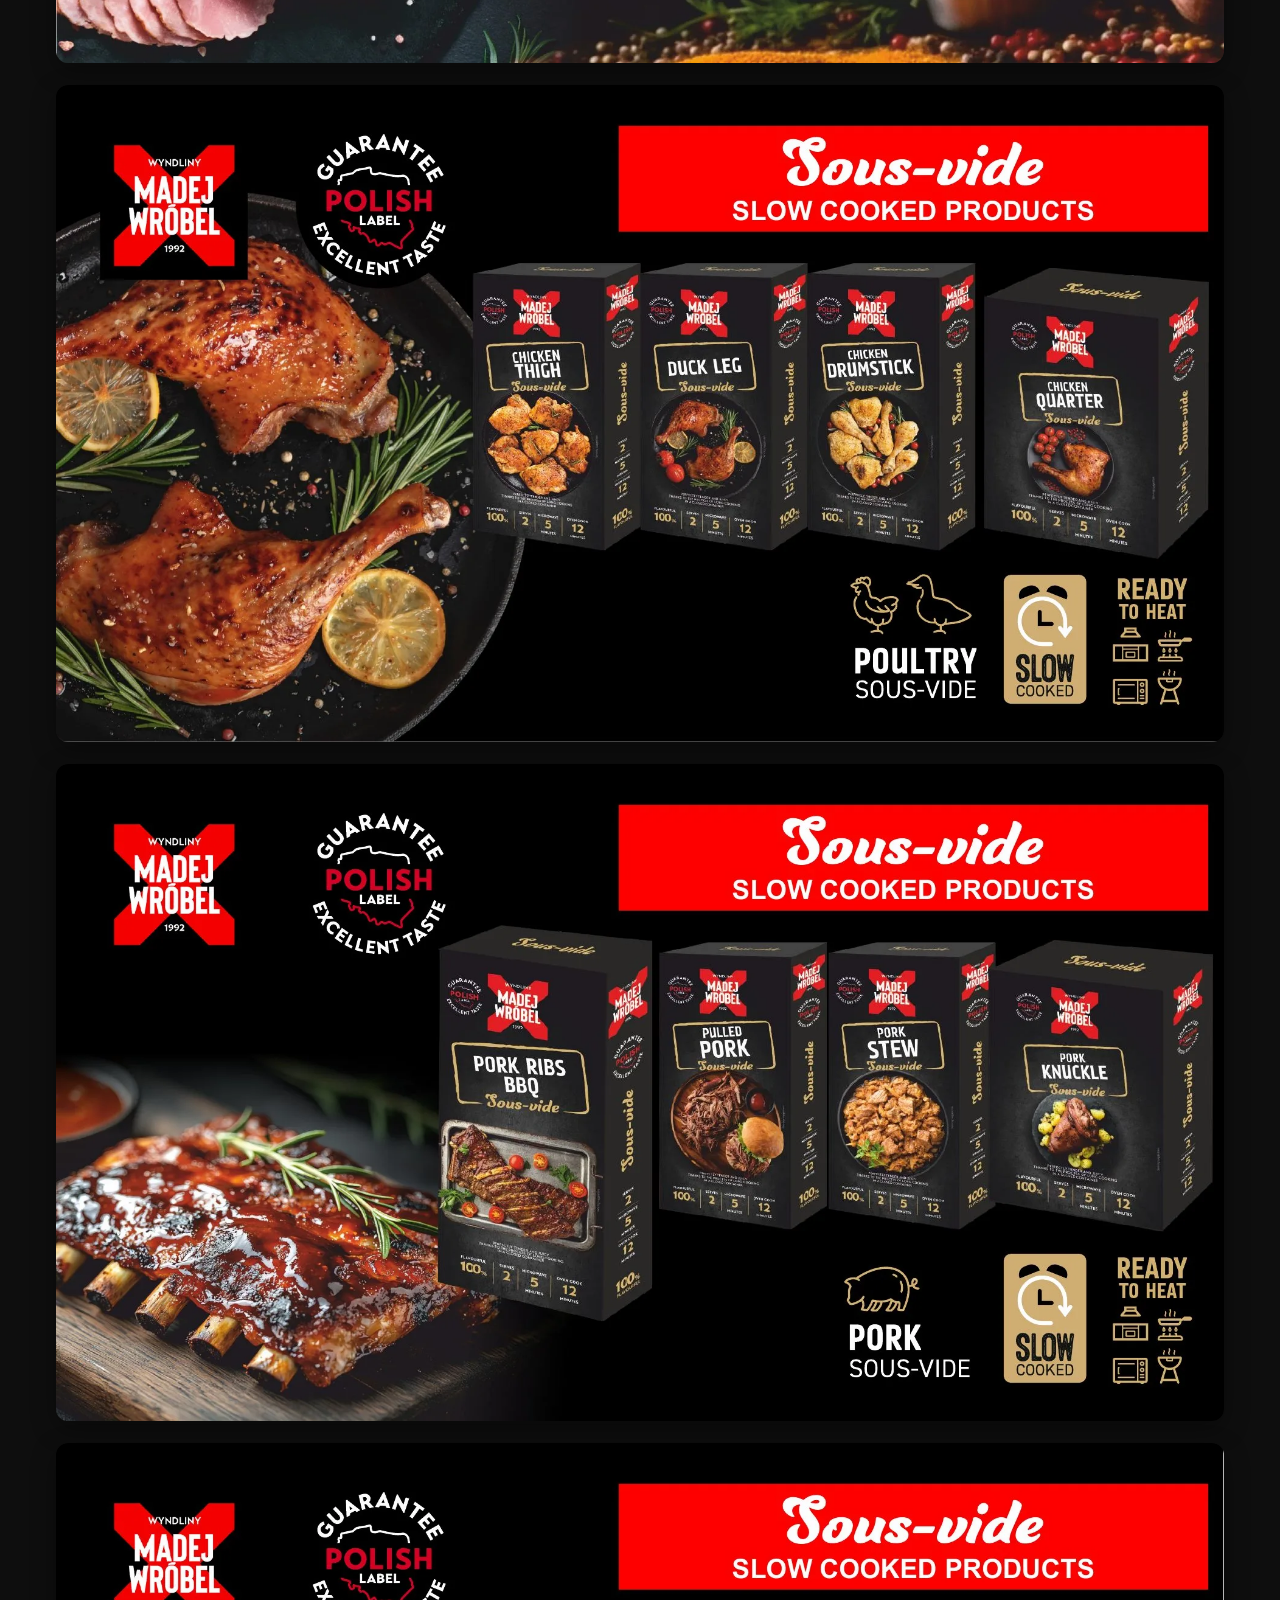
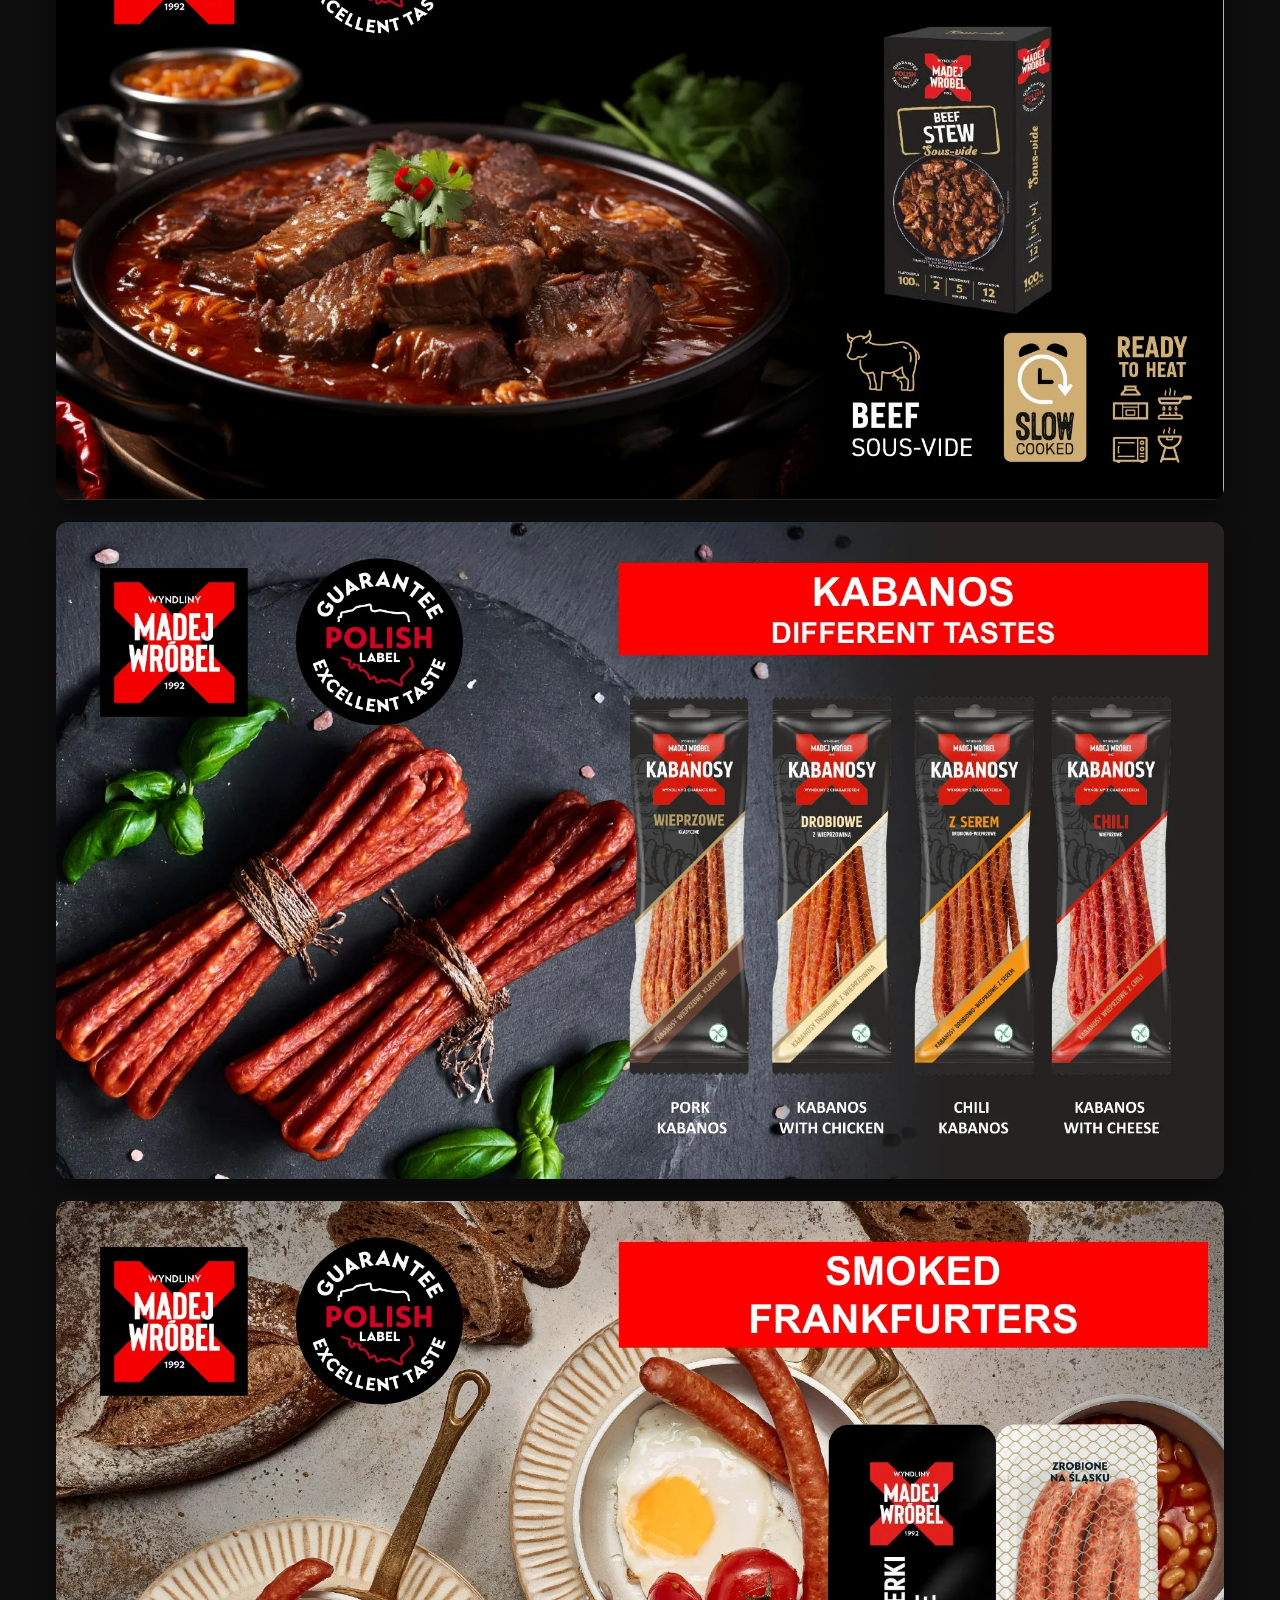
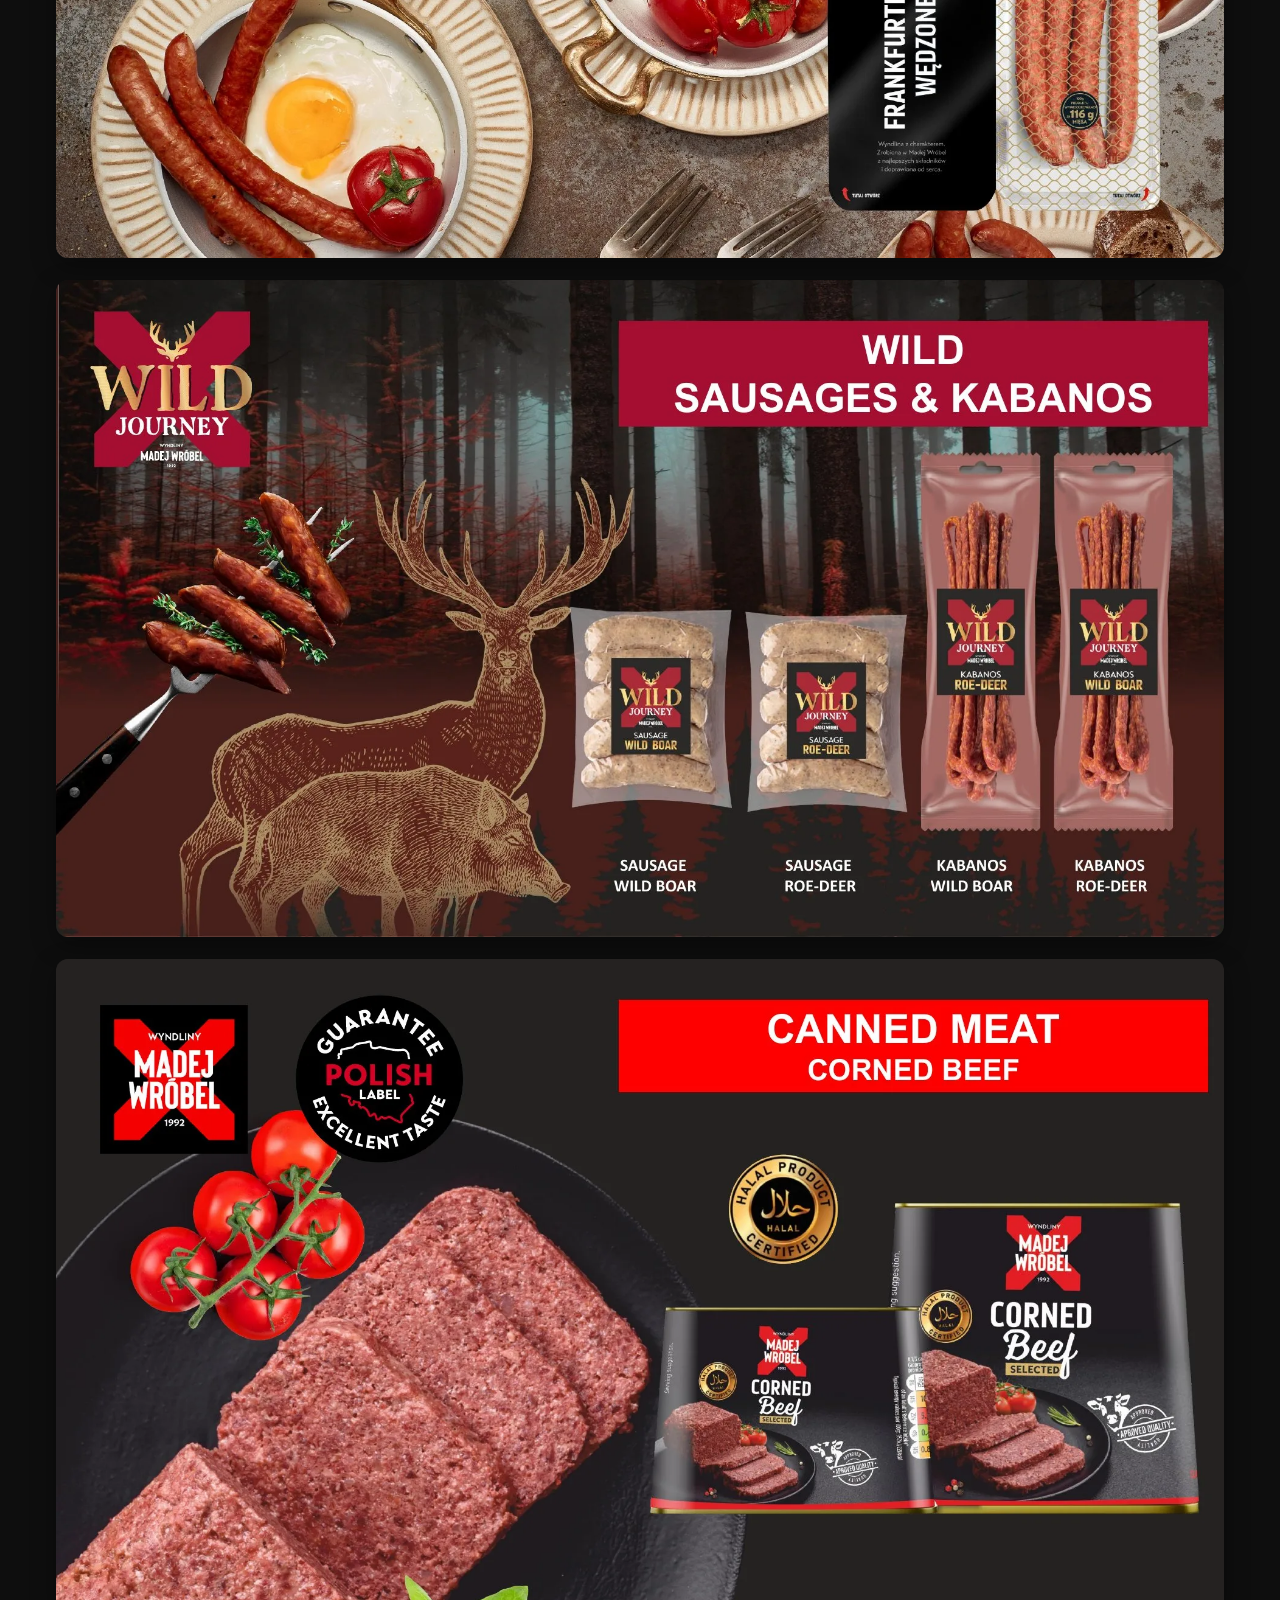
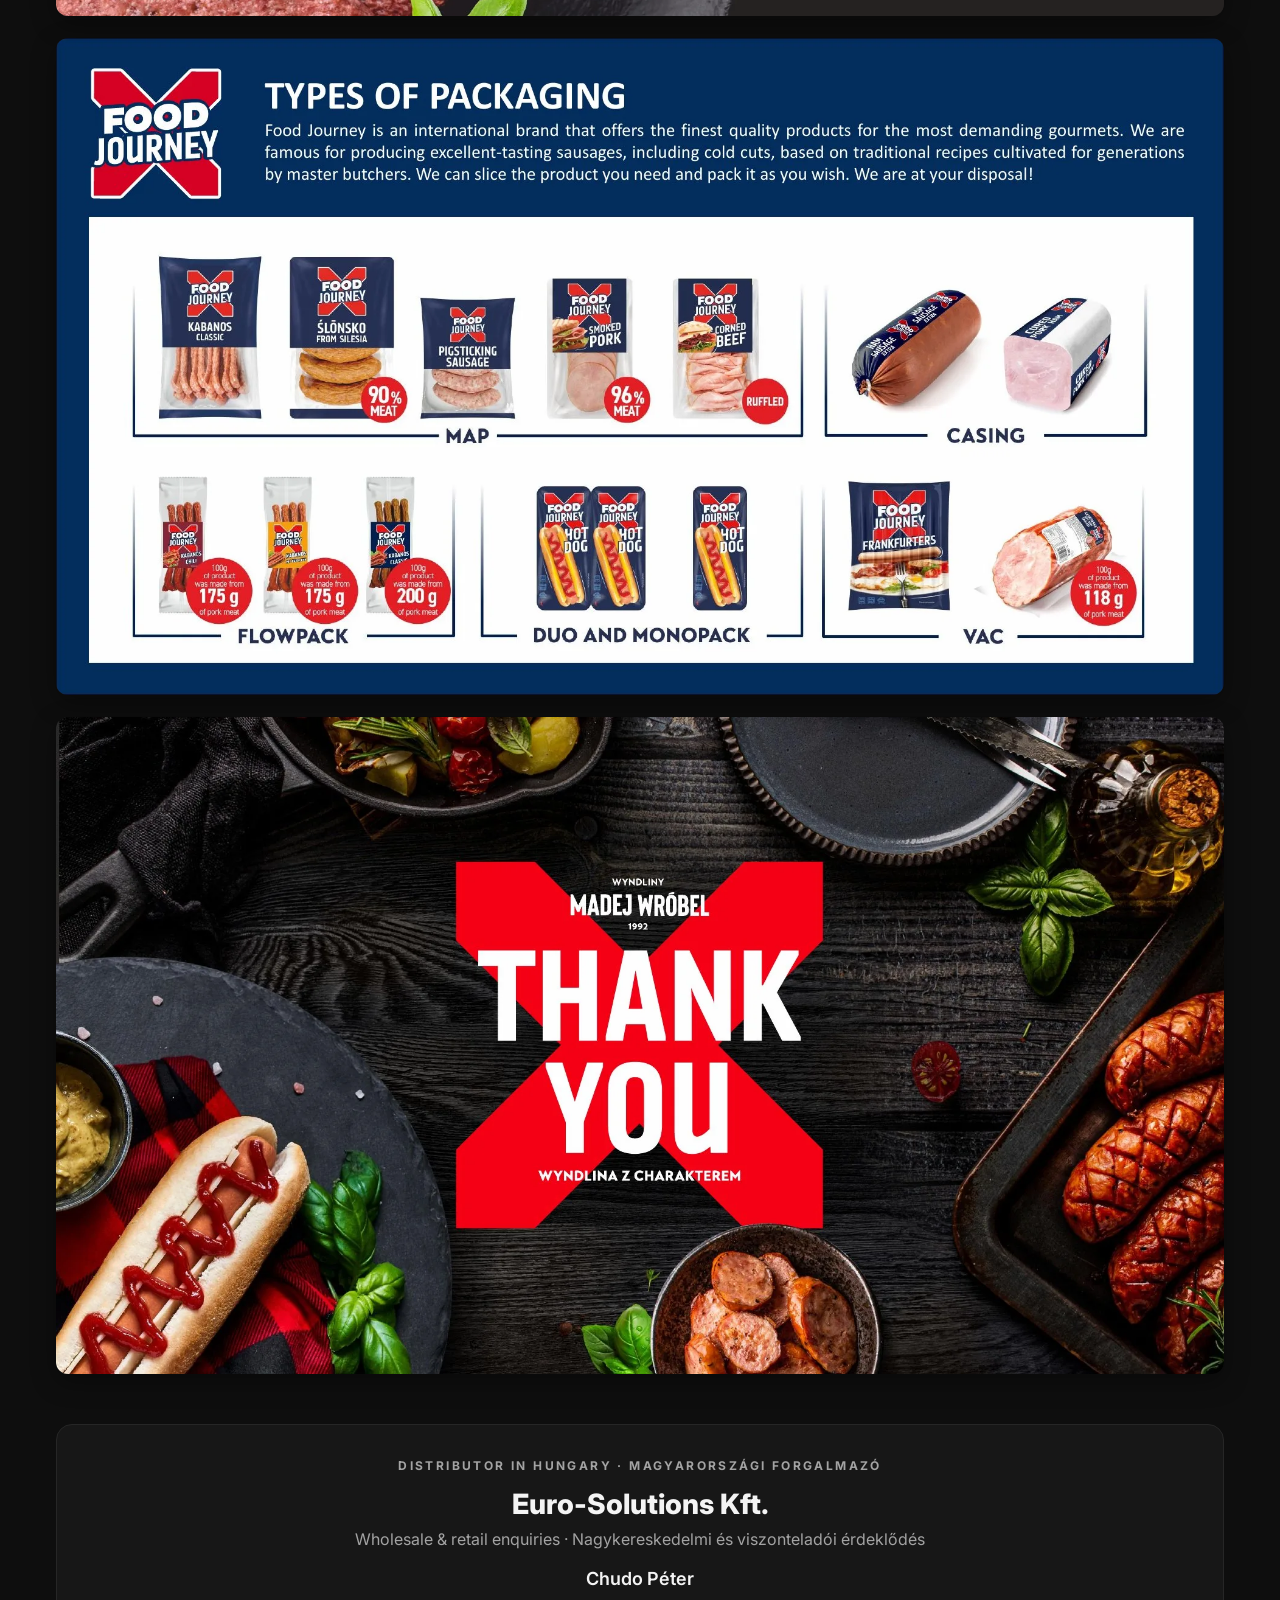
<file: madejwrobel/index.html>
<!doctype html>
<html lang="en">
<head>
<meta charset="utf-8">
<meta name="viewport" content="width=device-width, initial-scale=1">
<title>Madej Wróbel – Euro-Solutions Kft.</title>
<meta name="description" content="Madej Wróbel – Polish premium cold cuts and meat products. Distributor in Hungary: Euro-Solutions Kft.">
<meta property="og:title" content="Madej Wróbel – distributed in Hungary by Euro-Solutions Kft.">
<meta property="og:description" content="Polish cold cuts, sausages, kabanos and ready meals. Contact: info@eurosol.hu · +36 1 700 1308">
<meta property="og:image" content="https://eurosol.hu/madejwrobel/img/og.jpg">
<meta name="robots" content="noindex">
<link rel="icon" href="/favicon.svg" type="image/svg+xml">
<link rel="preconnect" href="https://fonts.googleapis.com">
<link rel="preconnect" href="https://fonts.gstatic.com" crossorigin>
<link href="https://fonts.googleapis.com/css2?family=Inter:wght@400;500;600;700;800&display=swap" rel="stylesheet">
<link rel="preload" as="image" href="img/s-01.webp">
<style>
  :root{--bg:#0e0e0e;--ink:#f4f4f4;--mute:#a3a3a3;--red:#e3121b;--line:#262626;--card:#171717}
  *{box-sizing:border-box}
  html{scroll-behavior:smooth}
  body{margin:0;background:var(--bg);color:var(--ink);font-family:Inter,system-ui,sans-serif;line-height:1.5}
  a{color:inherit}
  header{position:sticky;top:0;z-index:10;background:rgba(14,14,14,.9);backdrop-filter:blur(8px);border-bottom:1px solid var(--line)}
  .bar{max-width:1200px;margin:0 auto;padding:12px 16px;display:flex;align-items:center;gap:16px;justify-content:space-between}
  .brand{font-weight:800;letter-spacing:.03em;font-size:19px;text-decoration:none;display:flex;align-items:center;gap:10px}
  .brand i{display:inline-block;width:22px;height:22px;background:var(--red);clip-path:polygon(0 0,20% 0,50% 35%,80% 0,100% 0,100% 20%,65% 50%,100% 80%,100% 100%,80% 100%,50% 65%,20% 100%,0 100%,0 80%,35% 50%,0 20%)}
  .nav{display:flex;gap:8px}
  .btn{display:inline-block;padding:9px 16px;border-radius:999px;background:var(--ink);color:#111;text-decoration:none;font-weight:600;font-size:14px;border:0;cursor:pointer;font-family:inherit;white-space:nowrap}
  .btn.line{background:transparent;color:var(--ink);border:1.5px solid #555}
  .btn.r{background:var(--red);color:#fff}
  .wrap{max-width:1200px;margin:0 auto;padding:0 16px}
  .dist{margin:28px auto 8px;display:flex;flex-wrap:wrap;gap:10px 18px;align-items:center;justify-content:space-between;background:var(--red);color:#fff;border-radius:14px;padding:16px 20px}
  .dist b{font-weight:800}
  .dist span{font-size:15px}
  .slides{display:grid;gap:22px;padding:22px 0 10px}
  figure{margin:0;background:var(--card);border-radius:12px;overflow:hidden;box-shadow:0 8px 24px rgba(0,0,0,.35);cursor:zoom-in;aspect-ratio:16/9}
  figure img{display:block;width:100%;height:100%;object-fit:cover}
  .contact{margin:40px auto 56px;background:var(--card);border-radius:16px;padding:32px 24px;text-align:center;border:1px solid var(--line)}
  .kicker{font-size:12px;letter-spacing:.2em;text-transform:uppercase;color:var(--mute);font-weight:700}
  .co{font-size:28px;font-weight:800;margin:8px 0 2px}
  .role{color:var(--mute);margin-bottom:14px}
  .who{font-weight:600;font-size:18px}
  .lnks{display:flex;flex-wrap:wrap;gap:10px;justify-content:center;margin:16px 0 4px}
  footer{border-top:1px solid var(--line);color:var(--mute);font-size:13px}
  footer .wrap{display:flex;flex-wrap:wrap;gap:8px 20px;justify-content:space-between;padding:18px 16px}
  .deck{position:fixed;inset:0;background:#000;z-index:50;display:none;align-items:center;justify-content:center}
  .deck.on{display:flex}
  .deck img{max-width:100vw;max-height:100vh;width:auto;height:auto;user-select:none}
  .deck .ctl{position:absolute;top:50%;transform:translateY(-50%);background:rgba(255,255,255,.12);color:#fff;border:0;width:52px;height:52px;border-radius:50%;font-size:26px;cursor:pointer}
  .deck .prev{left:14px}.deck .next{right:14px}
  .deck .x{position:absolute;top:14px;right:14px;background:rgba(255,255,255,.12);color:#fff;border:0;width:44px;height:44px;border-radius:50%;font-size:22px;cursor:pointer}
  .deck .n{position:absolute;bottom:14px;left:50%;transform:translateX(-50%);color:#fff;opacity:.7;font-size:14px}
  @media (max-width:640px){.btn{padding:8px 12px;font-size:13px}.nav .btn.line{display:none}.co{font-size:22px}.deck .ctl{width:40px;height:40px;font-size:20px}}
</style>
</head>
<body>

<header>
  <div class="bar">
    <a class="brand" href="#top"><i></i>MADEJ WRÓBEL</a>
    <nav class="nav">
      <button class="btn" id="play" type="button">▶ Present</button>
      <a class="btn line" href="MadejWrobel_presentation.pdf" download>PDF</a>
      <a class="btn r" href="#contact">Contact</a>
    </nav>
  </div>
</header>

<main class="wrap" id="top">
  <div class="dist">
    <span><b>Distributor in Hungary:</b> Euro-Solutions Kft.</span>
    <span lang="hu">Magyarországi forgalmazó: <b>Euro-Solutions Kft.</b></span>
  </div>

  <section class="slides" id="slides" aria-label="Presentation slides"></section>

  <section class="contact" id="contact">
    <div class="kicker">Distributor in Hungary · Magyarországi forgalmazó</div>
    <div class="co">Euro-Solutions Kft.</div>
    <div class="role">Wholesale &amp; retail enquiries · Nagykereskedelmi és viszonteladói érdeklődés</div>
    <div class="who">Chudo Péter</div>
    <div class="lnks">
      <a class="btn r" href="tel:+3617001308">+36 1 700 1308</a>
      <a class="btn line" href="mailto:info@eurosol.hu?subject=Madej%20Wr%C3%B3bel">info@eurosol.hu</a>
    </div>
  </section>
</main>

<footer><div class="wrap"><span>© 2026 Euro-Solutions Kft. · Hungarian distributor of Madej Wróbel</span><a href="mailto:info@eurosol.hu">info@eurosol.hu</a></div></footer>

<div class="deck" id="deck" role="dialog" aria-label="Presentation">
  <img id="deckImg" alt="">
  <button class="ctl prev" id="prev" aria-label="Previous">‹</button>
  <button class="ctl next" id="next" aria-label="Next">›</button>
  <button class="x" id="close" aria-label="Close">✕</button>
  <div class="n" id="num"></div>
</div>

<script>
(function(){
  var N=23, list=[];
  for(var i=1;i<=N;i++) list.push('img/s-'+(i<10?'0':'')+i+'.webp');
  var box=document.getElementById('slides');
  list.forEach(function(src,i){
    var f=document.createElement('figure');
    var im=document.createElement('img');
    im.src=src; im.alt='Madej Wróbel – slide '+(i+1); im.width=1920; im.height=1080;
    if(i>1) im.loading='lazy';
    im.decoding='async';
    f.appendChild(im);
    f.addEventListener('click',function(){open(i)});
    box.appendChild(f);
  });
  var deck=document.getElementById('deck'), dimg=document.getElementById('deckImg'), num=document.getElementById('num'), cur=0;
  function show(){dimg.src=list[cur];dimg.alt='Slide '+(cur+1);num.textContent=(cur+1)+' / '+N;var p=new Image();p.src=list[(cur+1)%N];}
  function open(i){cur=i||0;show();deck.classList.add('on');if(deck.requestFullscreen) deck.requestFullscreen().catch(function(){});}
  function close(){deck.classList.remove('on');if(document.fullscreenElement) document.exitFullscreen().catch(function(){});}
  function go(d){cur=(cur+d+N)%N;show();}
  document.getElementById('play').onclick=function(){open(0)};
  document.getElementById('prev').onclick=function(e){e.stopPropagation();go(-1)};
  document.getElementById('next').onclick=function(e){e.stopPropagation();go(1)};
  document.getElementById('close').onclick=close;
  dimg.onclick=function(){go(1)};
  document.addEventListener('keydown',function(e){
    if(!deck.classList.contains('on')) return;
    if(e.key==='ArrowRight'||e.key===' '||e.key==='PageDown'){e.preventDefault();go(1)}
    else if(e.key==='ArrowLeft'||e.key==='PageUp'){e.preventDefault();go(-1)}
    else if(e.key==='Escape') close();
  });
  document.addEventListener('fullscreenchange',function(){if(!document.fullscreenElement) deck.classList.remove('on')});
  var sx=null;
  deck.addEventListener('touchstart',function(e){sx=e.touches[0].clientX},{passive:true});
  deck.addEventListener('touchend',function(e){if(sx===null)return;var dx=e.changedTouches[0].clientX-sx;if(Math.abs(dx)>40)go(dx<0?1:-1);sx=null});
})();
</script>
</body>
</html>
</file>
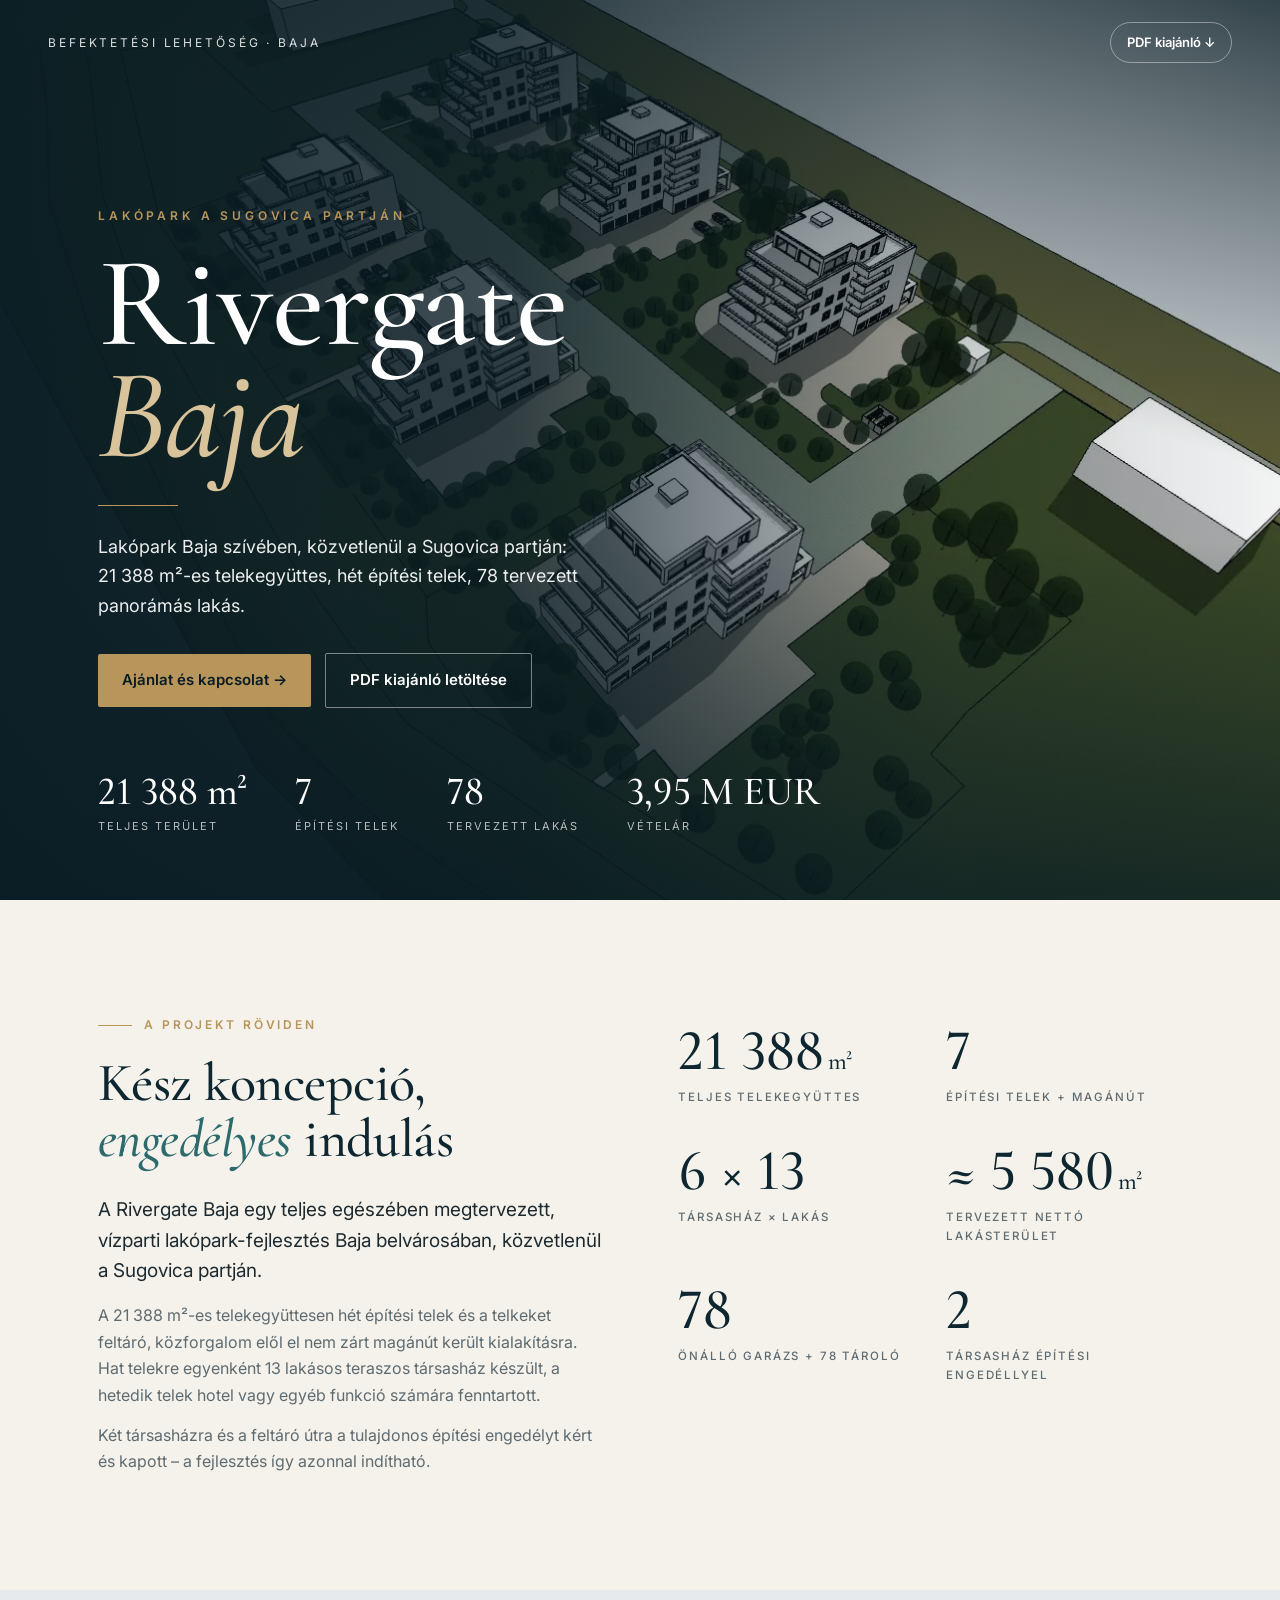
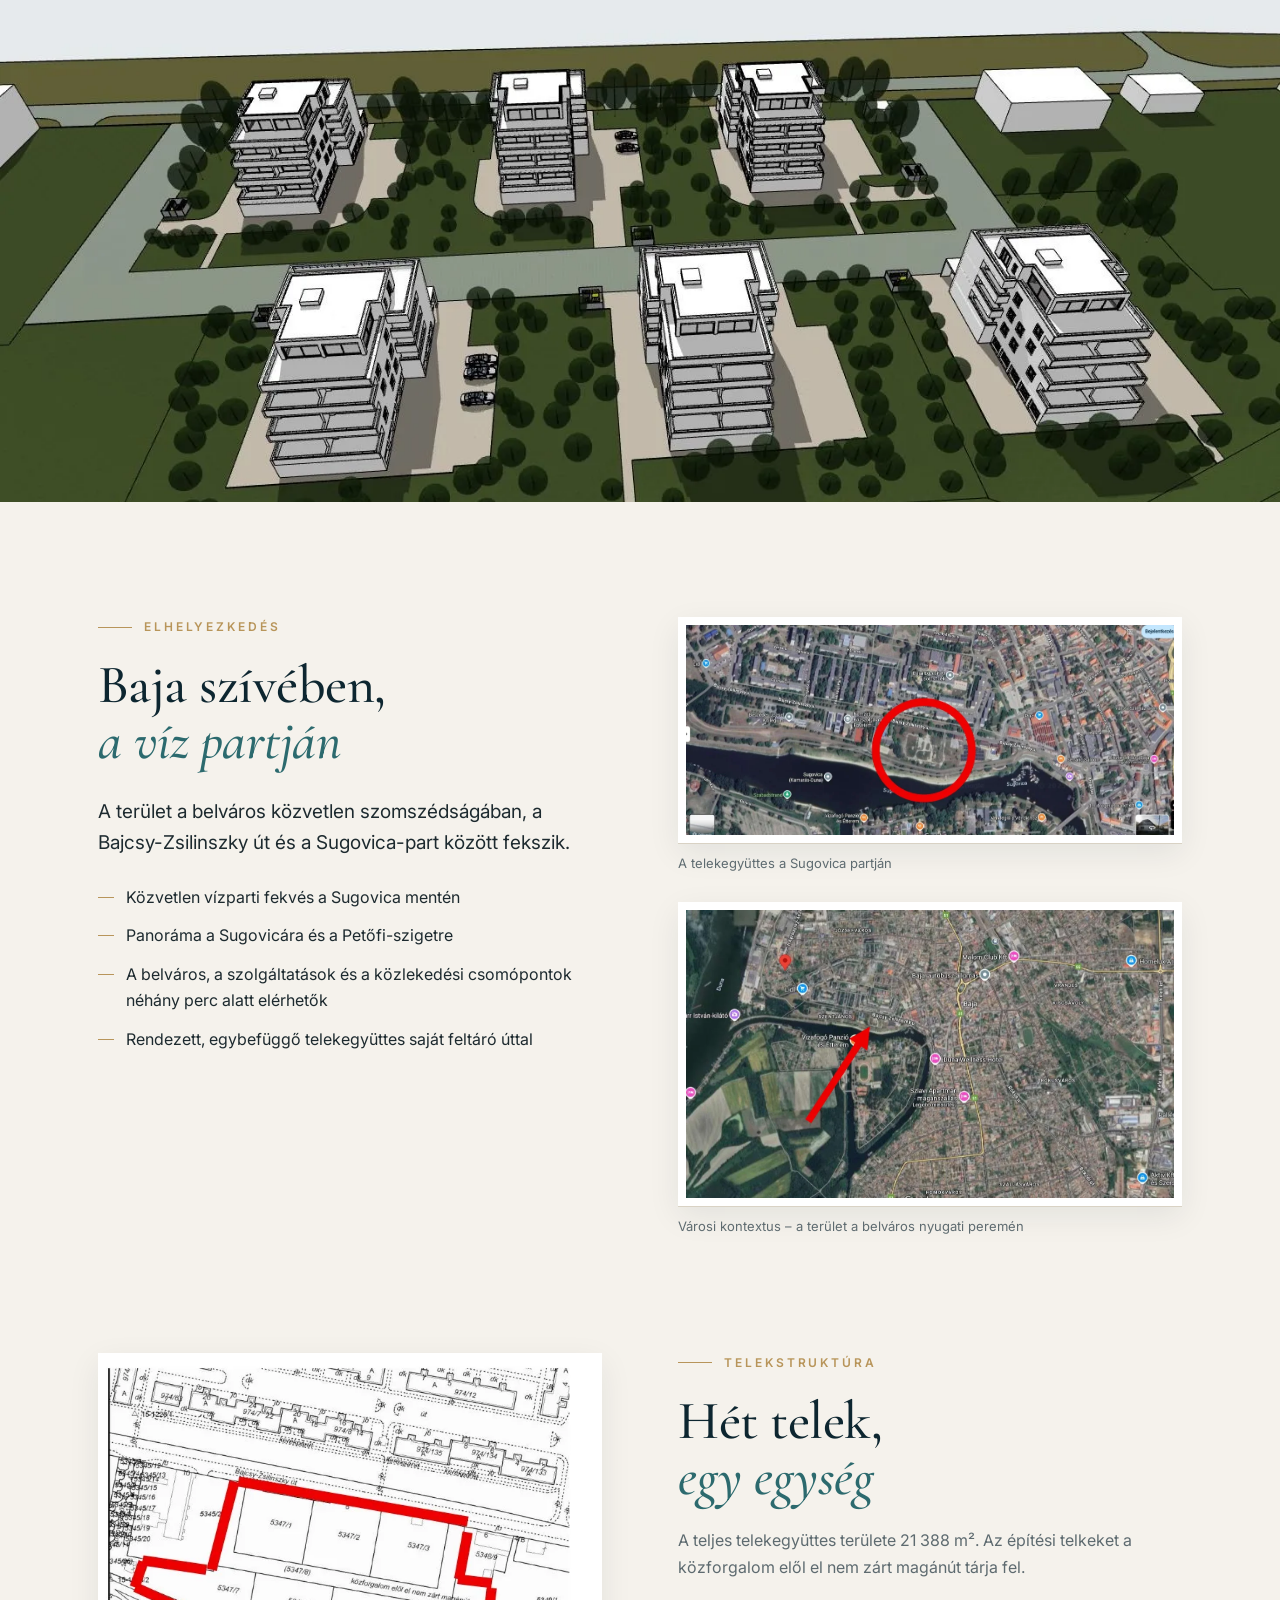
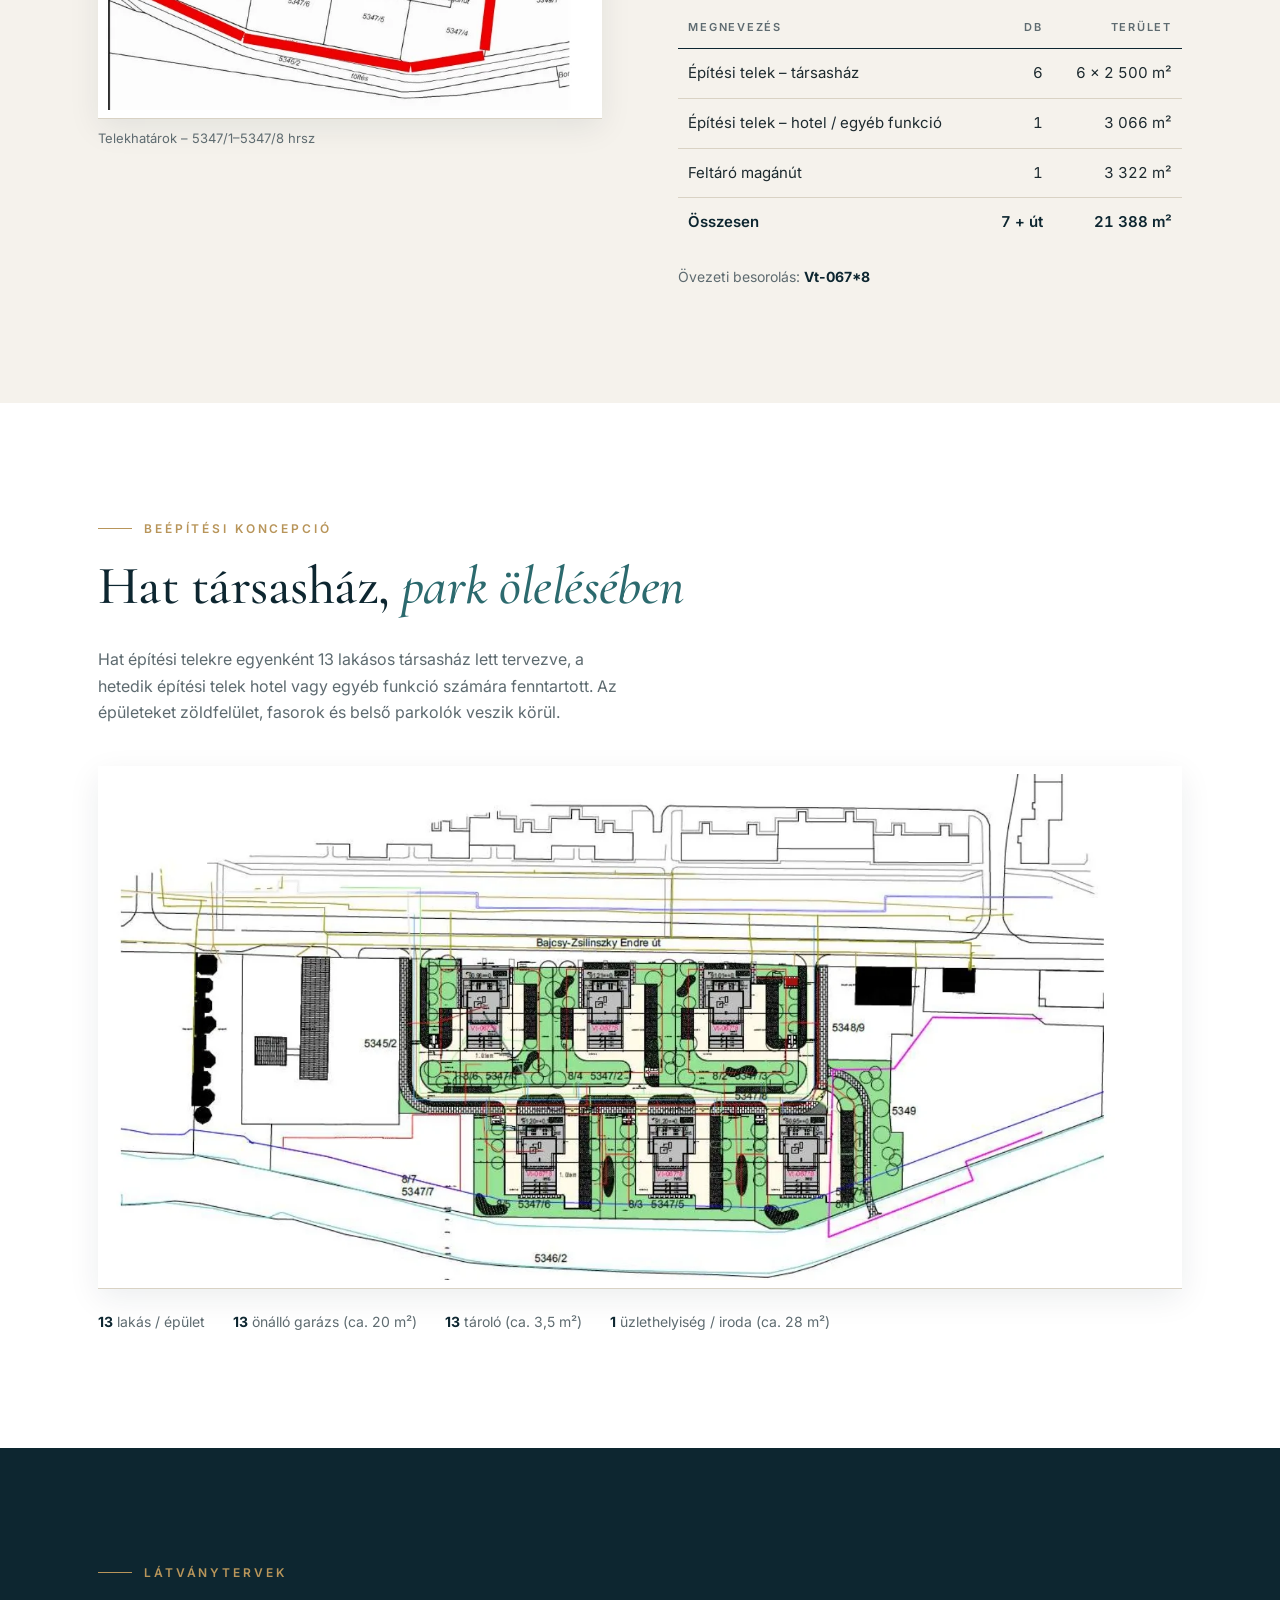
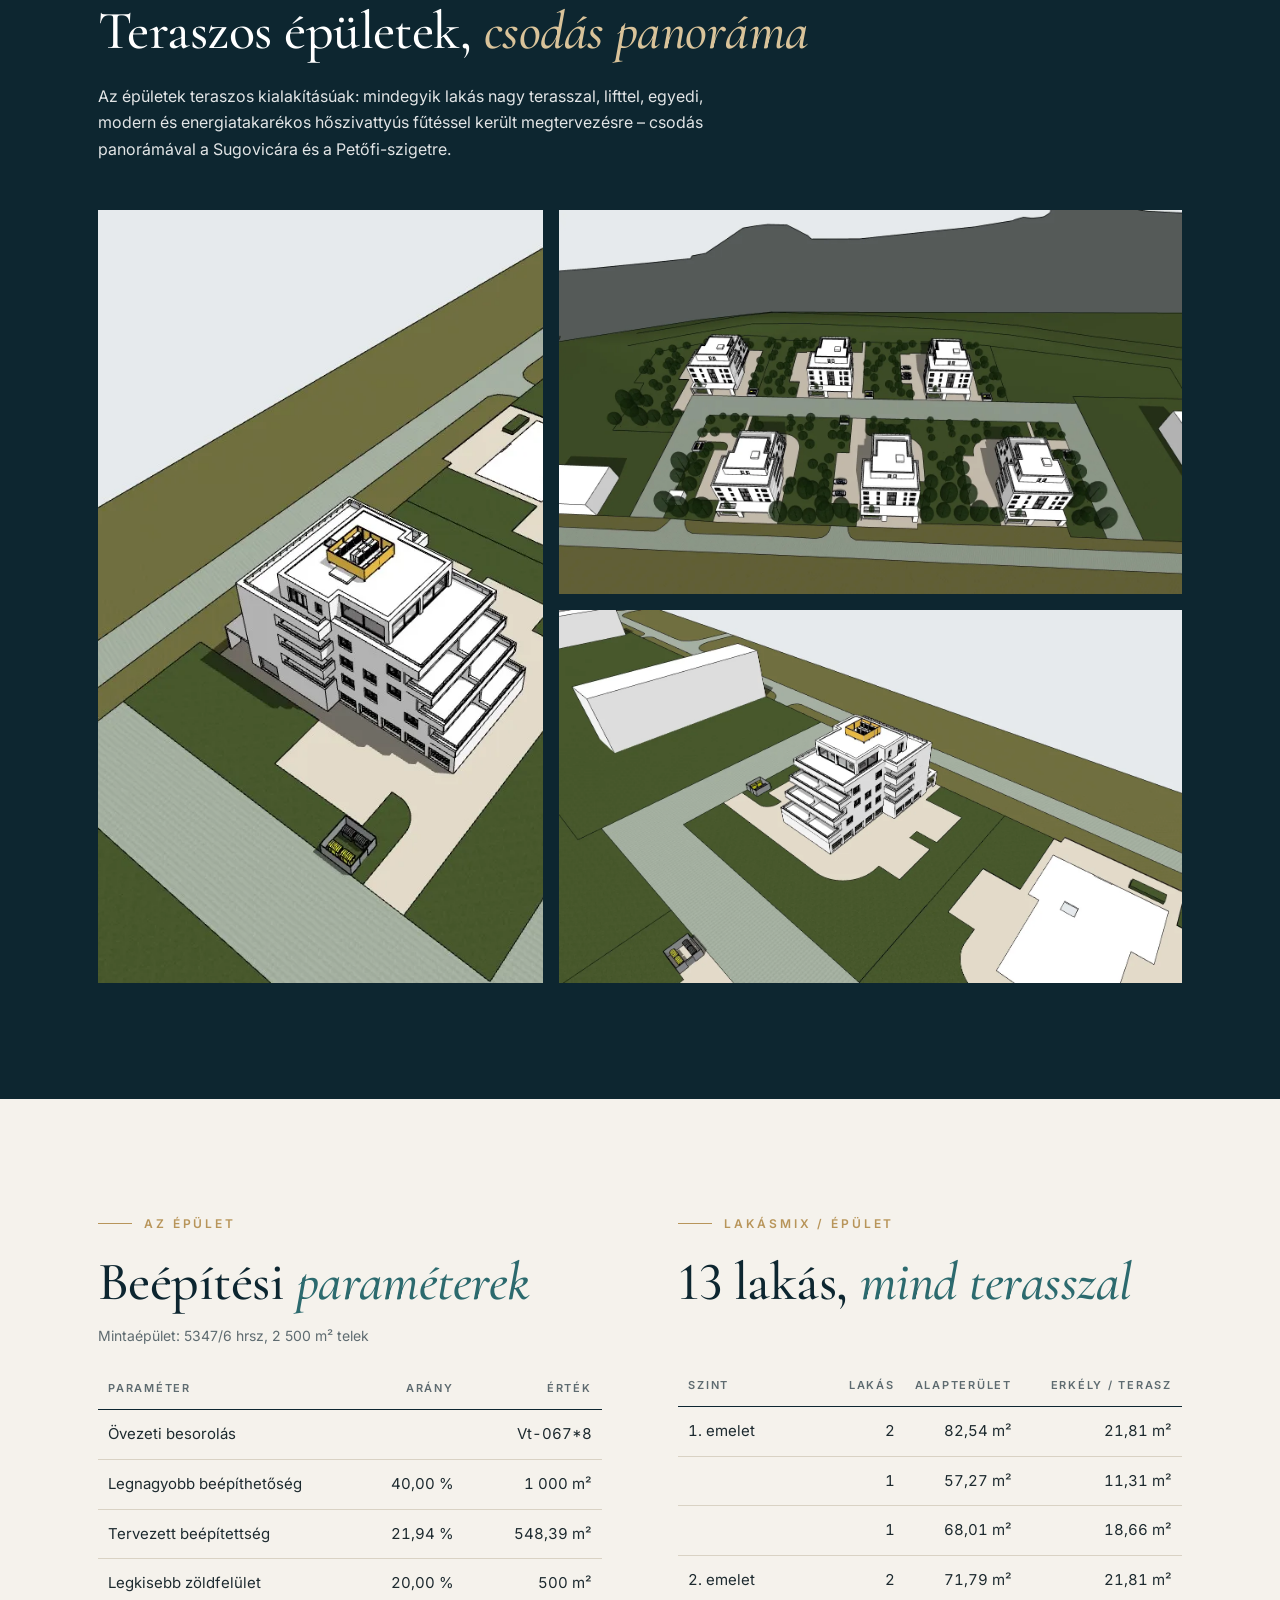
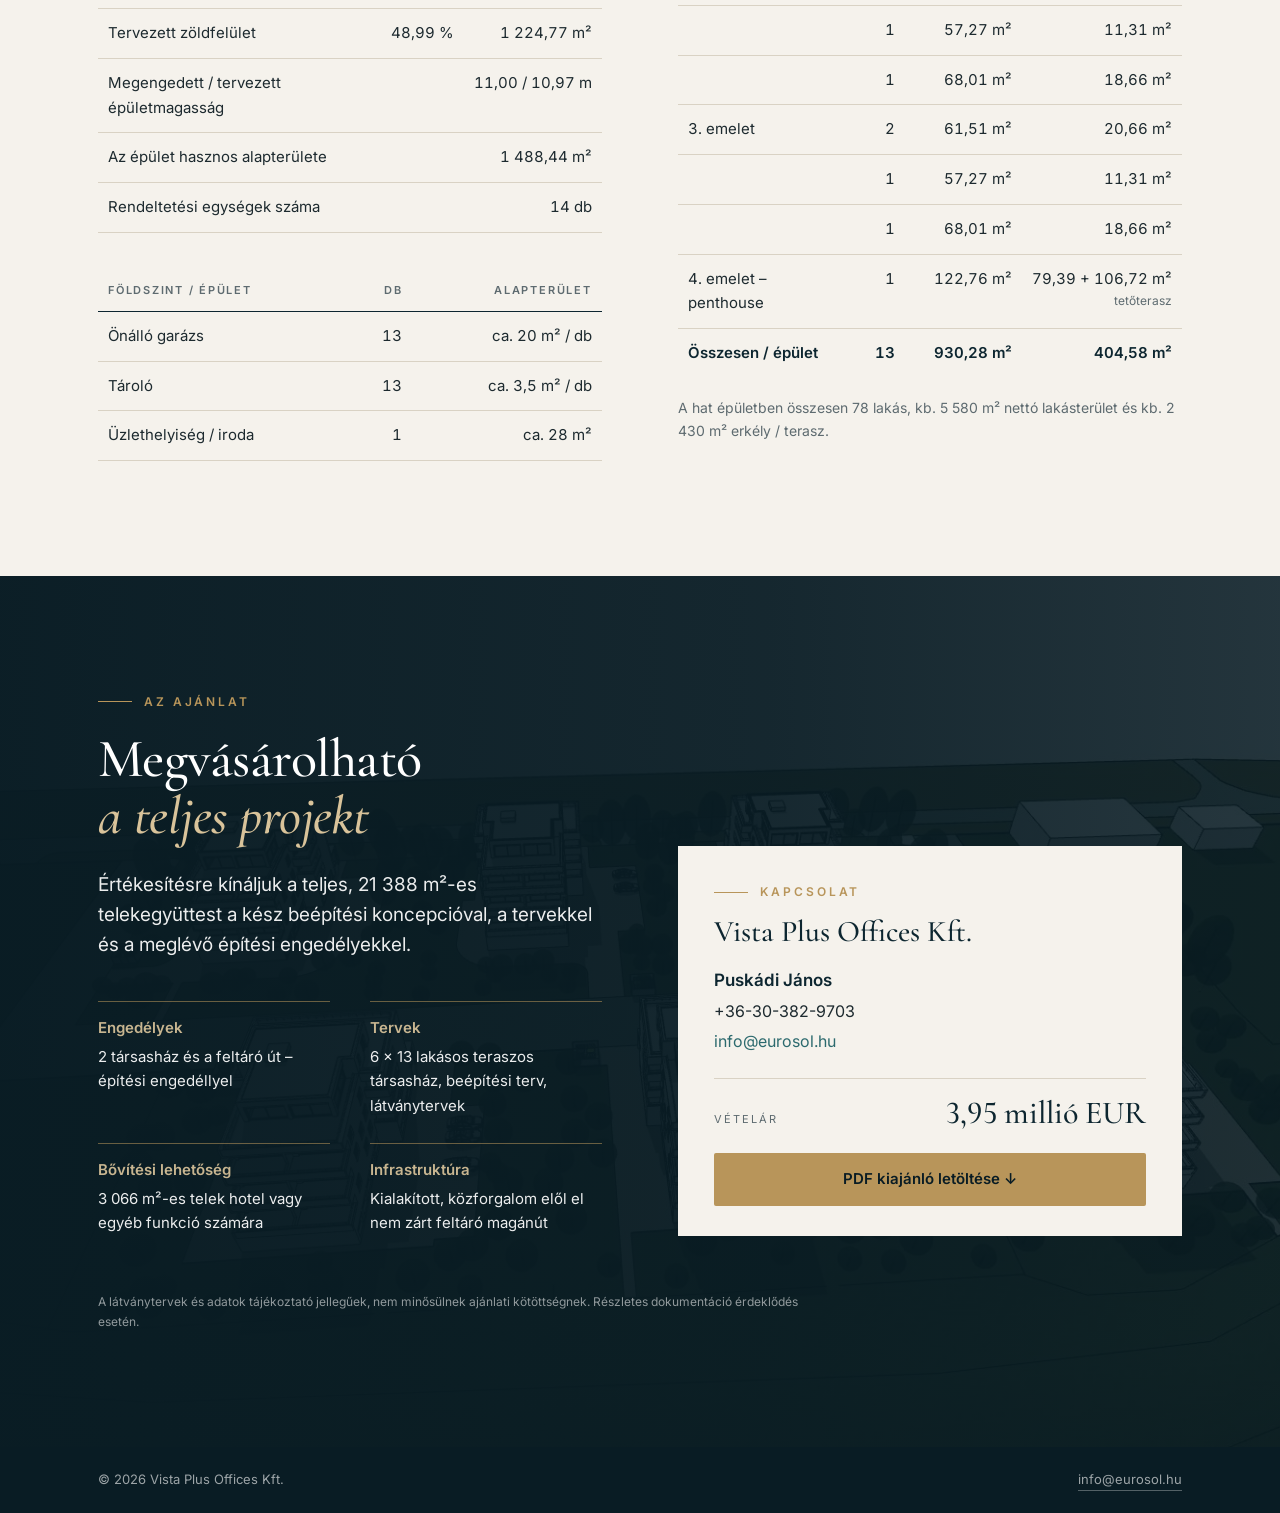
<file: rivergate/index.html>
<!doctype html>
<html lang="hu">
<head>
<meta charset="utf-8">
<meta name="viewport" content="width=device-width, initial-scale=1">
<meta name="robots" content="noindex, nofollow">
<title>Rivergate Baja – Lakópark a Sugovica partján | Befektetési lehetőség</title>
<meta name="description" content="Eladó a Rivergate Baja projekt: 21 388 m² telekegyüttes Baja szívében, közvetlenül a Sugovica partján. 7 építési telek, 6 × 13 lakásos társasház terve, 2 épületre építési engedély. Vételár: 3,95 millió EUR.">
<link rel="icon" href="/favicon.svg" type="image/svg+xml">
<meta property="og:type" content="website">
<meta property="og:title" content="Rivergate Baja – Lakópark a Sugovica partján">
<meta property="og:description" content="21 388 m² telekegyüttes, 7 építési telek, 78 tervezett panorámás lakás. Vételár: 3,95 millió EUR.">
<meta property="og:image" content="https://vpo.hu/rivergate/img/og.jpg">
<meta property="og:url" content="https://vpo.hu/rivergate">
<meta name="theme-color" content="#0d2630">
<link rel="preconnect" href="https://fonts.googleapis.com">
<link rel="preconnect" href="https://fonts.gstatic.com" crossorigin>
<link href="https://fonts.googleapis.com/css2?family=Cormorant+Garamond:ital,wght@0,500;1,500&family=Inter:wght@400;500;600&display=swap" rel="stylesheet">
<link rel="preload" as="image" href="img/r_river.webp">
<style>
:root{--navy:#0d2630;--navy2:#091c24;--teal:#2c6a6e;--sand:#b8955a;--sand-l:#d9c39a;--paper:#f5f2ec;--ink:#1d2a2f;--muted:#5e6b70;--line:#d9d2c4;--serif:"Cormorant Garamond",Georgia,serif;--sans:Inter,system-ui,-apple-system,"Segoe UI",sans-serif;--wrap:1180px;--gut:clamp(16px,4vw,48px)}
*{box-sizing:border-box;margin:0;padding:0}
html{scroll-behavior:smooth}
body{background:var(--paper);color:var(--ink);font:400 16px/1.65 var(--sans);-webkit-font-smoothing:antialiased}
img{display:block;max-width:100%}
a{color:inherit}
.wrap{max-width:var(--wrap);margin:0 auto;padding:0 var(--gut)}
h1,h2{font-family:var(--serif);font-weight:500;letter-spacing:-.01em;font-variant-numeric:lining-nums}
h2{font-size:clamp(34px,4.6vw,54px);line-height:1.04;color:var(--navy)}
h2 em{color:var(--teal)}
.kicker{display:flex;align-items:center;gap:12px;font-size:12px;letter-spacing:.24em;text-transform:uppercase;color:var(--sand);font-weight:600;margin-bottom:20px}
.kicker:before{content:"";width:34px;height:1px;background:var(--sand)}
.lead{font-size:clamp(17px,1.6vw,19px);line-height:1.6}
.muted{color:var(--muted)}
section{padding:clamp(64px,9vw,120px) 0}
p+p{margin-top:14px}

/* top bar */
.bar{position:absolute;top:0;left:0;right:0;z-index:5;display:flex;justify-content:space-between;align-items:center;padding:22px var(--gut);color:#fff}
.bar .tag{font-size:12px;letter-spacing:.24em;text-transform:uppercase;opacity:.85}
.bar a.btn-s{font-size:13px;font-weight:600;text-decoration:none;padding:9px 16px;border:1px solid rgba(255,255,255,.4);border-radius:999px;transition:background .2s}
.bar a.btn-s:hover{background:rgba(255,255,255,.12)}

/* hero */
.hero{position:relative;min-height:100vh;min-height:100svh;display:flex;align-items:flex-end;color:#fff;background:var(--navy2);overflow:hidden}
.hero img{position:absolute;inset:0;width:100%;height:100%;object-fit:cover;object-position:60% 80%}
.hero:before{content:"";position:absolute;inset:0;z-index:1;background:linear-gradient(90deg,rgba(9,28,36,.94) 0%,rgba(9,28,36,.78) 40%,rgba(9,28,36,.2) 75%,rgba(9,28,36,.05) 100%),linear-gradient(200deg,rgba(9,28,36,.8) 0%,rgba(9,28,36,0) 35%),linear-gradient(0deg,rgba(9,28,36,.7) 0%,rgba(9,28,36,0) 40%)}
.hero .wrap{position:relative;z-index:2;width:100%;padding-top:120px;padding-bottom:clamp(40px,7vh,72px)}
.hero .sub{font-size:12px;letter-spacing:.32em;text-transform:uppercase;color:var(--sand);font-weight:600;margin-bottom:22px}
.hero h1{font-size:clamp(64px,10vw,128px);line-height:.88}
.hero h1 em{color:var(--sand-l)}
.hero .rule{width:80px;height:1px;background:var(--sand);margin:32px 0 26px}
.hero p{max-width:520px;font-size:clamp(16px,1.5vw,18px);opacity:.92}
.hero .nums{display:flex;flex-wrap:wrap;gap:20px 48px;margin-top:clamp(36px,7vh,72px)}
.hero .nums b{display:block;font:500 clamp(30px,3.4vw,40px)/1 var(--serif);font-variant-numeric:lining-nums}
.hero .nums span{font-size:11px;letter-spacing:.18em;text-transform:uppercase;opacity:.7}
.cta{display:inline-flex;align-items:center;gap:10px;margin-top:32px;background:var(--sand);color:var(--navy2);font-weight:600;font-size:15px;text-decoration:none;padding:14px 24px;border-radius:2px;transition:background .2s}
.cta:hover{background:var(--sand-l)}
.cta.ghost{background:transparent;color:#fff;border:1px solid rgba(255,255,255,.45);margin-left:10px}
.cta.ghost:hover{background:rgba(255,255,255,.1)}

/* grids */
.two{display:grid;grid-template-columns:1fr 1fr;gap:clamp(32px,6vw,80px);align-items:start}
.two>*{min-width:0}
.stats{display:grid;grid-template-columns:1fr 1fr;gap:36px 32px}
.stat b{display:block;font:500 clamp(40px,5vw,58px)/.95 var(--serif);color:var(--navy);font-variant-numeric:lining-nums}
.stat b small{font-size:.42em;margin-left:4px}
.stat span{display:block;margin-top:10px;font-size:11.5px;letter-spacing:.16em;text-transform:uppercase;color:var(--muted);font-weight:500}
.band{height:clamp(240px,40vw,520px);overflow:hidden}
.band img{width:100%;height:100%;object-fit:cover;object-position:50% 45%}
.fig{background:#fff;padding:8px;box-shadow:0 1px 0 var(--line),0 10px 30px rgba(13,38,48,.08)}
.fig img{width:100%}
figcaption{font-size:13px;color:var(--muted);margin-top:10px}
ul.dash{list-style:none;margin-top:26px}
ul.dash li{position:relative;padding-left:28px;margin-bottom:12px}
ul.dash li:before{content:"";position:absolute;left:0;top:13px;width:16px;height:1px;background:var(--sand)}
.stack>*+*{margin-top:28px}

/* tables */
table{width:100%;border-collapse:collapse;font-variant-numeric:tabular-nums}
th,td{text-align:left;padding:12px 10px;border-bottom:1px solid var(--line);font-size:15px;vertical-align:top}
th{font-size:11px;letter-spacing:.16em;text-transform:uppercase;color:var(--muted);font-weight:600;border-bottom:1.5px solid var(--navy)}
.n{text-align:right;white-space:nowrap}
tr.tot td{font-weight:600;color:var(--navy);border-top:1.5px solid var(--navy);border-bottom:none}
.tbl{overflow-x:auto}
.tbl+.tbl{margin-top:36px}
td small{display:block;font-size:12px;color:var(--muted)}

/* site plan */
.head-row{display:flex;justify-content:space-between;align-items:flex-end;gap:32px;flex-wrap:wrap;margin-bottom:40px}
.head-row p{max-width:520px}
.chips{display:flex;flex-wrap:wrap;gap:10px 28px;margin-top:22px;font-size:14px;color:var(--muted)}
.chips b{color:var(--navy)}

/* gallery */
.dark{background:var(--navy);color:#fff}
.dark h2{color:#fff}.dark h2 em{color:var(--sand-l)}
.gal{display:grid;grid-template-columns:5fr 7fr;grid-template-rows:auto auto;gap:16px;margin-top:48px}
.gal img{width:100%;height:100%;object-fit:cover;cursor:zoom-in}
.gal .a{grid-row:span 2}
.gal .a img{object-position:40% 50%}
.gal-text{max-width:620px;opacity:.88;margin-top:24px}

/* offer */
.offer{position:relative;background:var(--navy2);color:#fff;overflow:hidden}
.offer>img{position:absolute;inset:0;width:100%;height:100%;object-fit:cover;opacity:.3}
.offer:before{content:"";position:absolute;inset:0;z-index:1;background:linear-gradient(90deg,rgba(9,28,36,.96),rgba(9,28,36,.82) 60%,rgba(9,28,36,.6))}
.offer .wrap{position:relative;z-index:2}
.offer h2{color:#fff}.offer h2 em{color:var(--sand-l)}
.feat{display:grid;grid-template-columns:1fr 1fr;gap:24px 40px;margin-top:40px}
.feat div{border-top:1px solid rgba(184,149,90,.6);padding-top:14px;font-size:15px;opacity:.92}
.feat b{display:block;color:var(--sand-l);font-weight:600;margin-bottom:4px}
.card{background:var(--paper);color:var(--ink);padding:36px 36px 30px;align-self:end}
.card .co{font:500 30px/1.05 var(--serif);color:var(--navy)}
.card .who{margin-top:18px;font-weight:600;font-size:17px;color:var(--navy)}
.card a{text-decoration:none}
.card .lnk{display:block;margin-top:4px;font-size:16px}
.card .lnk.mail{color:var(--teal)}
.card .price{display:flex;justify-content:space-between;align-items:baseline;gap:12px;margin-top:24px;padding-top:18px;border-top:1px solid var(--line)}
.card .price span{font-size:11px;letter-spacing:.18em;text-transform:uppercase;color:var(--muted)}
.card .price b{font:500 32px/1 var(--serif);color:var(--navy);font-variant-numeric:lining-nums}
.card .cta{margin-top:24px;width:100%;justify-content:center}
.fine{font-size:12px;opacity:.55;margin-top:56px;max-width:720px}

footer{background:var(--navy2);color:rgba(255,255,255,.6);font-size:13px;padding:22px 0}
footer .wrap{display:flex;justify-content:space-between;gap:16px;flex-wrap:wrap}
footer a{text-decoration:none;border-bottom:1px solid rgba(255,255,255,.3)}

/* lightbox */
.lb{position:fixed;inset:0;z-index:50;background:rgba(5,15,20,.94);display:none;align-items:center;justify-content:center;padding:var(--gut);cursor:zoom-out}
.lb.on{display:flex}
.lb img{max-height:92vh;max-width:100%;box-shadow:0 20px 60px rgba(0,0,0,.5)}
.zoom{cursor:zoom-in}

@media (max-width:860px){
  .two,.feat{grid-template-columns:1fr}
  .gal{grid-template-columns:1fr}
  .gal .a{grid-row:auto}
  .order-first-m{order:-1}
  .cta.ghost{margin-left:0;margin-top:12px}
  .hero .ctas{display:flex;flex-direction:column;align-items:flex-start}
}
@media (max-width:520px){
  .stats{gap:28px 18px}
  th,td{padding:9px 5px;font-size:13px}
  .n{white-space:normal}
  th{font-size:10px;letter-spacing:.08em}
  .card{padding:28px 22px 24px}
  .bar .tag{display:none}
}
</style>
</head>
<body>

<header class="bar">
  <span class="tag">Befektetési lehetőség · Baja</span>
  <a class="btn-s" href="Rivergate_Baja_kiajanlo.pdf" download>PDF kiajánló ↓</a>
</header>

<!-- HERO -->
<section class="hero" style="padding:0">
  <img src="img/r_river.webp" alt="Rivergate Baja – látványterv a Sugovica-parti lakóparkról" fetchpriority="high">
  <div class="wrap">
    <div class="sub">Lakópark a Sugovica partján</div>
    <h1>Rivergate<br><em>Baja</em></h1>
    <div class="rule"></div>
    <p>Lakópark Baja szívében, közvetlenül a Sugovica partján: 21&nbsp;388&nbsp;m²-es telekegyüttes, hét építési telek, 78 tervezett panorámás lakás.</p>
    <div class="ctas">
      <a class="cta" href="#ajanlat">Ajánlat és kapcsolat →</a>
      <a class="cta ghost" href="Rivergate_Baja_kiajanlo.pdf" download>PDF kiajánló letöltése</a>
    </div>
    <div class="nums">
      <div><b>21 388 m²</b><span>teljes terület</span></div>
      <div><b>7</b><span>építési telek</span></div>
      <div><b>78</b><span>tervezett lakás</span></div>
      <div><b>3,95 M EUR</b><span>vételár</span></div>
    </div>
  </div>
</section>

<!-- PROJEKT RÖVIDEN -->
<section>
  <div class="wrap two">
    <div>
      <div class="kicker">A projekt röviden</div>
      <h2>Kész koncepció,<br><em>engedélyes</em> indulás</h2>
      <p class="lead" style="margin-top:28px">A Rivergate Baja egy teljes egészében megtervezett, vízparti lakópark-fejlesztés Baja belvárosában, közvetlenül a Sugovica partján.</p>
      <p class="muted" style="margin-top:16px">A 21&nbsp;388&nbsp;m²-es telekegyüttesen hét építési telek és a telkeket feltáró, közforgalom elől el nem zárt magánút került kialakításra. Hat telekre egyenként 13 lakásos teraszos társasház készült, a hetedik telek hotel vagy egyéb funkció számára fenntartott.</p>
      <p class="muted">Két társasházra és a feltáró útra a tulajdonos építési engedélyt kért és kapott – a fejlesztés így azonnal indítható.</p>
    </div>
    <div class="stats" style="padding-top:8px">
      <div class="stat"><b>21 388<small>m²</small></b><span>Teljes telekegyüttes</span></div>
      <div class="stat"><b>7</b><span>Építési telek + magánút</span></div>
      <div class="stat"><b>6 × 13</b><span>Társasház × lakás</span></div>
      <div class="stat"><b>≈ 5 580<small>m²</small></b><span>Tervezett nettó lakásterület</span></div>
      <div class="stat"><b>78</b><span>Önálló garázs + 78 tároló</span></div>
      <div class="stat"><b>2</b><span>Társasház építési engedéllyel</span></div>
    </div>
  </div>
</section>
<div class="band"><img src="img/r_aerial.webp" alt="Látványterv: a hat társasház madártávlatból" loading="lazy"></div>

<!-- ELHELYEZKEDÉS -->
<section>
  <div class="wrap two">
    <div>
      <div class="kicker">Elhelyezkedés</div>
      <h2>Baja szívében,<br><em>a víz partján</em></h2>
      <p class="lead" style="margin-top:28px">A terület a belváros közvetlen szomszédságában, a Bajcsy-Zsilinszky út és a Sugovica-part között fekszik.</p>
      <ul class="dash">
        <li>Közvetlen vízparti fekvés a Sugovica mentén</li>
        <li>Panoráma a Sugovicára és a Petőfi-szigetre</li>
        <li>A belváros, a szolgáltatások és a közlekedési csomópontok néhány perc alatt elérhetők</li>
        <li>Rendezett, egybefüggő telekegyüttes saját feltáró úttal</li>
      </ul>
    </div>
    <div class="stack">
      <figure><div class="fig"><img class="zoom" src="img/map_close.webp" alt="Légifotó: a telekegyüttes a Sugovica partján" loading="lazy"></div><figcaption>A telekegyüttes a Sugovica partján</figcaption></figure>
      <figure><div class="fig"><img class="zoom" src="img/map_city.webp" alt="Térkép: a terület Baja belvárosának nyugati peremén" loading="lazy"></div><figcaption>Városi kontextus – a terület a belváros nyugati peremén</figcaption></figure>
    </div>
  </div>
</section>

<!-- TELEKSTRUKTÚRA -->
<section style="padding-top:0">
  <div class="wrap two">
    <figure class="order-first-m"><div class="fig"><img class="zoom" src="img/cadastre.webp" alt="Földhivatali térkép a telekhatárokkal" loading="lazy"></div><figcaption>Telekhatárok – 5347/1–5347/8 hrsz</figcaption></figure>
    <div>
      <div class="kicker">Telekstruktúra</div>
      <h2>Hét telek,<br><em>egy egység</em></h2>
      <p class="muted" style="margin-top:22px">A teljes telekegyüttes területe 21&nbsp;388&nbsp;m². Az építési telkeket a közforgalom elől el nem zárt magánút tárja fel.</p>
      <div class="tbl" style="margin-top:26px"><table>
        <tr><th>Megnevezés</th><th class="n">Db</th><th class="n">Terület</th></tr>
        <tr><td>Építési telek – társasház</td><td class="n">6</td><td class="n">6 × 2 500 m²</td></tr>
        <tr><td>Építési telek – hotel / egyéb funkció</td><td class="n">1</td><td class="n">3 066 m²</td></tr>
        <tr><td>Feltáró magánút</td><td class="n">1</td><td class="n">3 322 m²</td></tr>
        <tr class="tot"><td>Összesen</td><td class="n">7 + út</td><td class="n">21 388 m²</td></tr>
      </table></div>
      <p class="muted" style="margin-top:18px;font-size:14px">Övezeti besorolás: <b style="color:var(--navy)">Vt-067*8</b></p>
    </div>
  </div>
</section>

<!-- BEÉPÍTÉSI KONCEPCIÓ -->
<section style="background:#fff">
  <div class="wrap">
    <div class="head-row">
      <div><div class="kicker">Beépítési koncepció</div><h2>Hat társasház, <em>park ölelésében</em></h2></div>
      <p class="muted">Hat építési telekre egyenként 13 lakásos társasház lett tervezve, a hetedik építési telek hotel vagy egyéb funkció számára fenntartott. Az épületeket zöldfelület, fasorok és belső parkolók veszik körül.</p>
    </div>
    <div class="fig"><img class="zoom" src="img/siteplan.webp" alt="Helyszínrajz a hat társasházzal" loading="lazy"></div>
    <div class="chips">
      <span><b>13</b> lakás / épület</span>
      <span><b>13</b> önálló garázs (ca. 20 m²)</span>
      <span><b>13</b> tároló (ca. 3,5 m²)</span>
      <span><b>1</b> üzlethelyiség / iroda (ca. 28 m²)</span>
    </div>
  </div>
</section>

<!-- LÁTVÁNYTERVEK -->
<section class="dark">
  <div class="wrap">
    <div class="kicker">Látványtervek</div>
    <h2>Teraszos épületek, <em>csodás panoráma</em></h2>
    <p class="gal-text">Az épületek teraszos kialakításúak: mindegyik lakás nagy terasszal, lifttel, egyedi, modern és energiatakarékos hőszivattyús fűtéssel került megtervezésre – csodás panorámával a Sugovicára és a Petőfi-szigetre.</p>
    <div class="gal">
      <div class="a"><img src="img/r_single1.webp" alt="Látványterv: teraszos társasház" loading="lazy"></div>
      <div><img src="img/r_front.webp" alt="Látványterv: a lakópark a folyó felől" loading="lazy"></div>
      <div><img src="img/r_single2.webp" alt="Látványterv: társasház tetőterasszal" loading="lazy"></div>
    </div>
  </div>
</section>

<!-- ÉPÜLET -->
<section>
  <div class="wrap two">
    <div>
      <div class="kicker">Az épület</div>
      <h2>Beépítési <em>paraméterek</em></h2>
      <p class="muted" style="margin-top:14px;font-size:14px">Mintaépület: 5347/6 hrsz, 2 500 m² telek</p>
      <div class="tbl" style="margin-top:20px"><table>
        <tr><th>Paraméter</th><th class="n">Arány</th><th class="n">Érték</th></tr>
        <tr><td>Övezeti besorolás</td><td></td><td class="n">Vt-067*8</td></tr>
        <tr><td>Legnagyobb beépíthetőség</td><td class="n">40,00 %</td><td class="n">1 000 m²</td></tr>
        <tr><td>Tervezett beépítettség</td><td class="n">21,94 %</td><td class="n">548,39 m²</td></tr>
        <tr><td>Legkisebb zöldfelület</td><td class="n">20,00 %</td><td class="n">500 m²</td></tr>
        <tr><td>Tervezett zöldfelület</td><td class="n">48,99 %</td><td class="n">1 224,77 m²</td></tr>
        <tr><td>Megengedett / tervezett épületmagasság</td><td></td><td class="n">11,00 / 10,97 m</td></tr>
        <tr><td>Az épület hasznos alapterülete</td><td></td><td class="n">1 488,44 m²</td></tr>
        <tr><td>Rendeltetési egységek száma</td><td></td><td class="n">14 db</td></tr>
      </table></div>
      <div class="tbl"><table>
        <tr><th>Földszint / épület</th><th class="n">Db</th><th class="n">Alapterület</th></tr>
        <tr><td>Önálló garázs</td><td class="n">13</td><td class="n">ca. 20 m² / db</td></tr>
        <tr><td>Tároló</td><td class="n">13</td><td class="n">ca. 3,5 m² / db</td></tr>
        <tr><td>Üzlethelyiség / iroda</td><td class="n">1</td><td class="n">ca. 28 m²</td></tr>
      </table></div>
    </div>
    <div>
      <div class="kicker">Lakásmix / épület</div>
      <h2>13 lakás, <em>mind terasszal</em></h2>
      <div class="tbl" style="margin-top:54px"><table>
        <tr><th>Szint</th><th class="n">Lakás</th><th class="n">Alapterület</th><th class="n">Erkély / terasz</th></tr>
        <tr><td>1. emelet</td><td class="n">2</td><td class="n">82,54 m²</td><td class="n">21,81 m²</td></tr>
        <tr><td></td><td class="n">1</td><td class="n">57,27 m²</td><td class="n">11,31 m²</td></tr>
        <tr><td></td><td class="n">1</td><td class="n">68,01 m²</td><td class="n">18,66 m²</td></tr>
        <tr><td>2. emelet</td><td class="n">2</td><td class="n">71,79 m²</td><td class="n">21,81 m²</td></tr>
        <tr><td></td><td class="n">1</td><td class="n">57,27 m²</td><td class="n">11,31 m²</td></tr>
        <tr><td></td><td class="n">1</td><td class="n">68,01 m²</td><td class="n">18,66 m²</td></tr>
        <tr><td>3. emelet</td><td class="n">2</td><td class="n">61,51 m²</td><td class="n">20,66 m²</td></tr>
        <tr><td></td><td class="n">1</td><td class="n">57,27 m²</td><td class="n">11,31 m²</td></tr>
        <tr><td></td><td class="n">1</td><td class="n">68,01 m²</td><td class="n">18,66 m²</td></tr>
        <tr><td>4. emelet – penthouse</td><td class="n">1</td><td class="n">122,76 m²</td><td class="n">79,39 + 106,72 m²<small>tetőterasz</small></td></tr>
        <tr class="tot"><td>Összesen / épület</td><td class="n">13</td><td class="n">930,28 m²</td><td class="n">404,58 m²</td></tr>
      </table></div>
      <p class="muted" style="margin-top:18px;font-size:14px">A hat épületben összesen 78 lakás, kb. 5 580 m² nettó lakásterület és kb. 2 430 m² erkély / terasz.</p>
    </div>
  </div>
</section>

<!-- AJÁNLAT -->
<section class="offer" id="ajanlat">
  <img src="img/r_aerial.webp" alt="" loading="lazy">
  <div class="wrap two" style="align-items:end">
    <div>
      <div class="kicker">Az ajánlat</div>
      <h2>Megvásárolható<br><em>a teljes projekt</em></h2>
      <p class="lead" style="margin-top:26px;opacity:.92">Értékesítésre kínáljuk a teljes, 21&nbsp;388&nbsp;m²-es telekegyüttest a kész beépítési koncepcióval, a tervekkel és a meglévő építési engedélyekkel.</p>
      <div class="feat">
        <div><b>Engedélyek</b>2 társasház és a feltáró út – építési engedéllyel</div>
        <div><b>Tervek</b>6 × 13 lakásos teraszos társasház, beépítési terv, látványtervek</div>
        <div><b>Bővítési lehetőség</b>3 066 m²-es telek hotel vagy egyéb funkció számára</div>
        <div><b>Infrastruktúra</b>Kialakított, közforgalom elől el nem zárt feltáró magánút</div>
      </div>
    </div>
    <div class="card">
      <div class="kicker" style="margin-bottom:14px">Kapcsolat</div>
      <div class="co">Vista Plus Offices Kft.</div>
      <div class="who">Puskádi János</div>
      <a class="lnk" href="tel:+36303829703">+36-30-382-9703</a>
      <a class="lnk mail" href="mailto:info@eurosol.hu?subject=Rivergate%20Baja">info@eurosol.hu</a>
      <div class="price"><span>Vételár</span><b>3,95 millió EUR</b></div>
      <a class="cta" href="Rivergate_Baja_kiajanlo.pdf" download>PDF kiajánló letöltése ↓</a>
    </div>
  </div>
  <div class="wrap"><p class="fine">A látványtervek és adatok tájékoztató jellegűek, nem minősülnek ajánlati kötöttségnek. Részletes dokumentáció érdeklődés esetén.</p></div>
</section>

<footer><div class="wrap"><span>© 2026 Vista Plus Offices Kft.</span><a href="mailto:info@eurosol.hu">info@eurosol.hu</a></div></footer>

<div class="lb" id="lb" role="dialog" aria-label="Kép nagyítva"><img alt=""></div>
<script>
(function(){var lb=document.getElementById('lb'),im=lb.querySelector('img');
document.querySelectorAll('.zoom,.gal img').forEach(function(el){el.addEventListener('click',function(){im.src=el.currentSrc||el.src;im.alt=el.alt;lb.classList.add('on')})});
lb.addEventListener('click',function(){lb.classList.remove('on')});
document.addEventListener('keydown',function(e){if(e.key==='Escape')lb.classList.remove('on')});})();
</script>
</body>
</html>
</file>
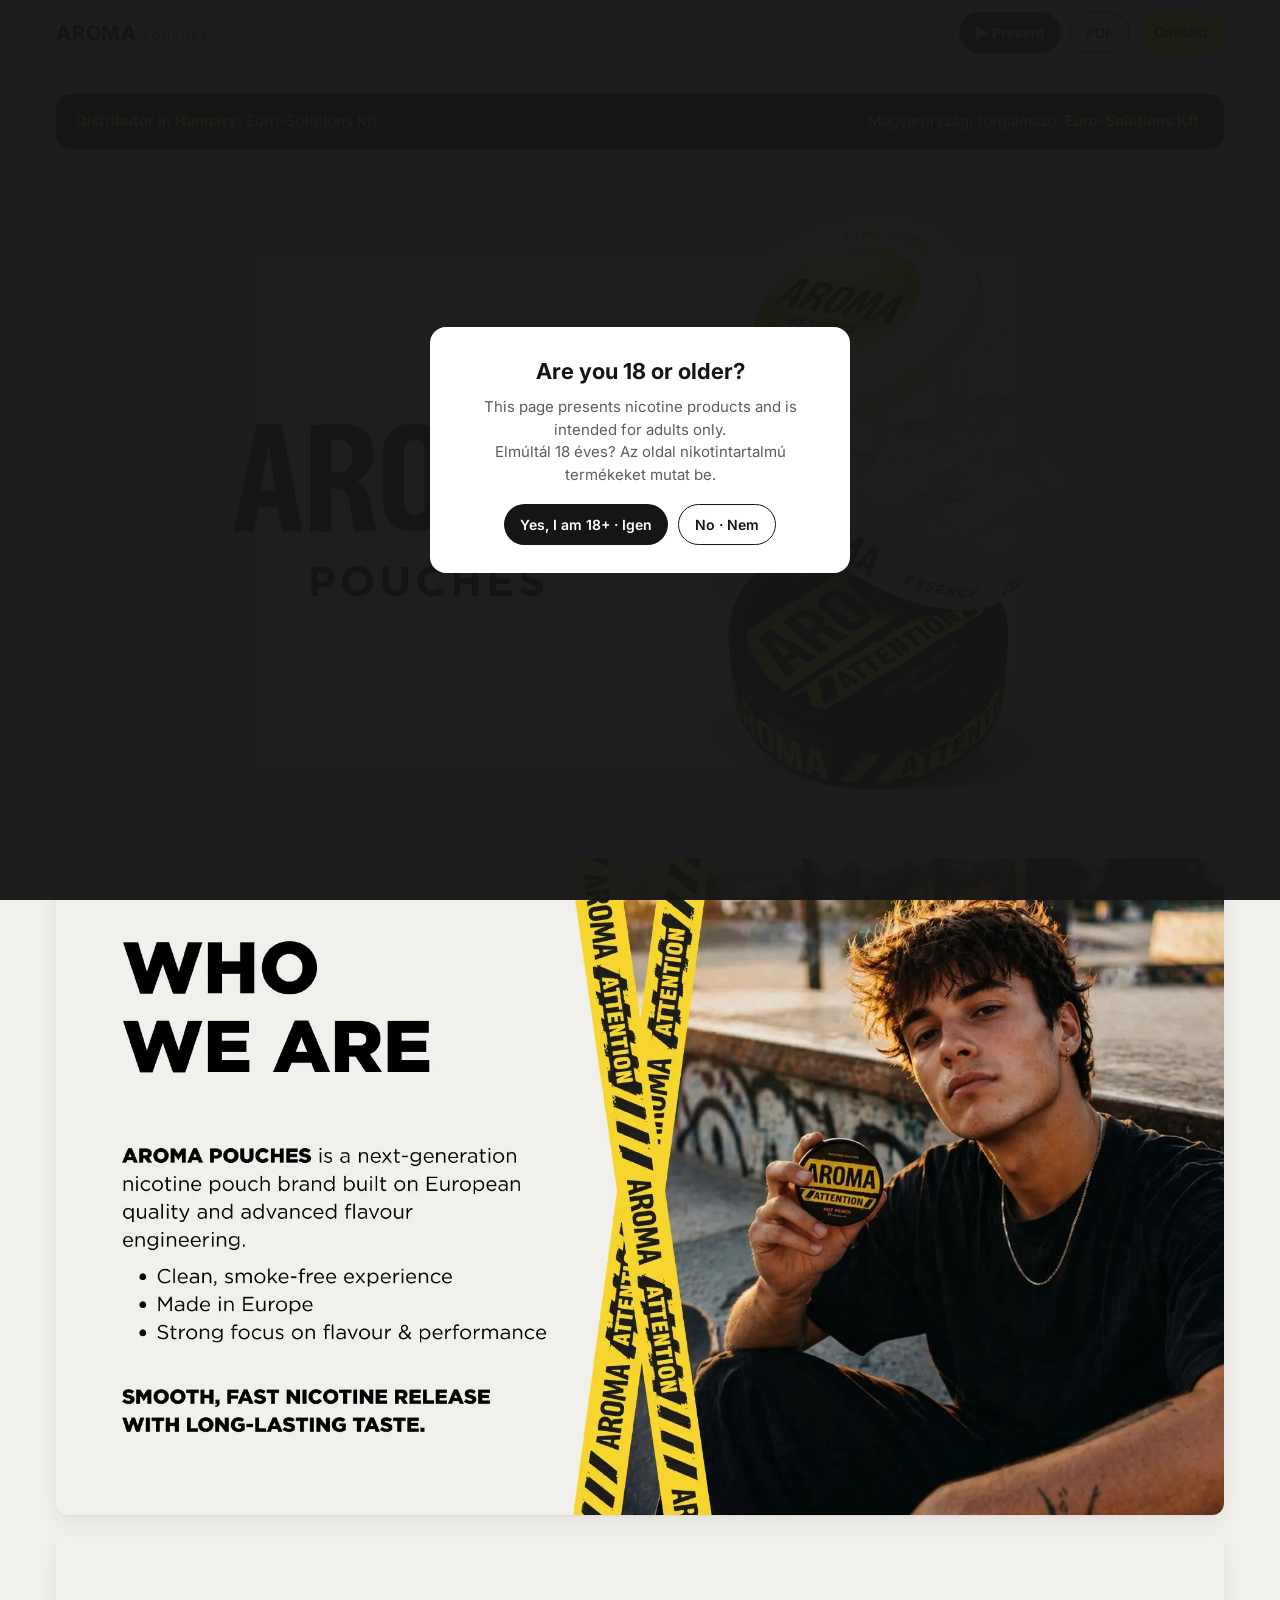
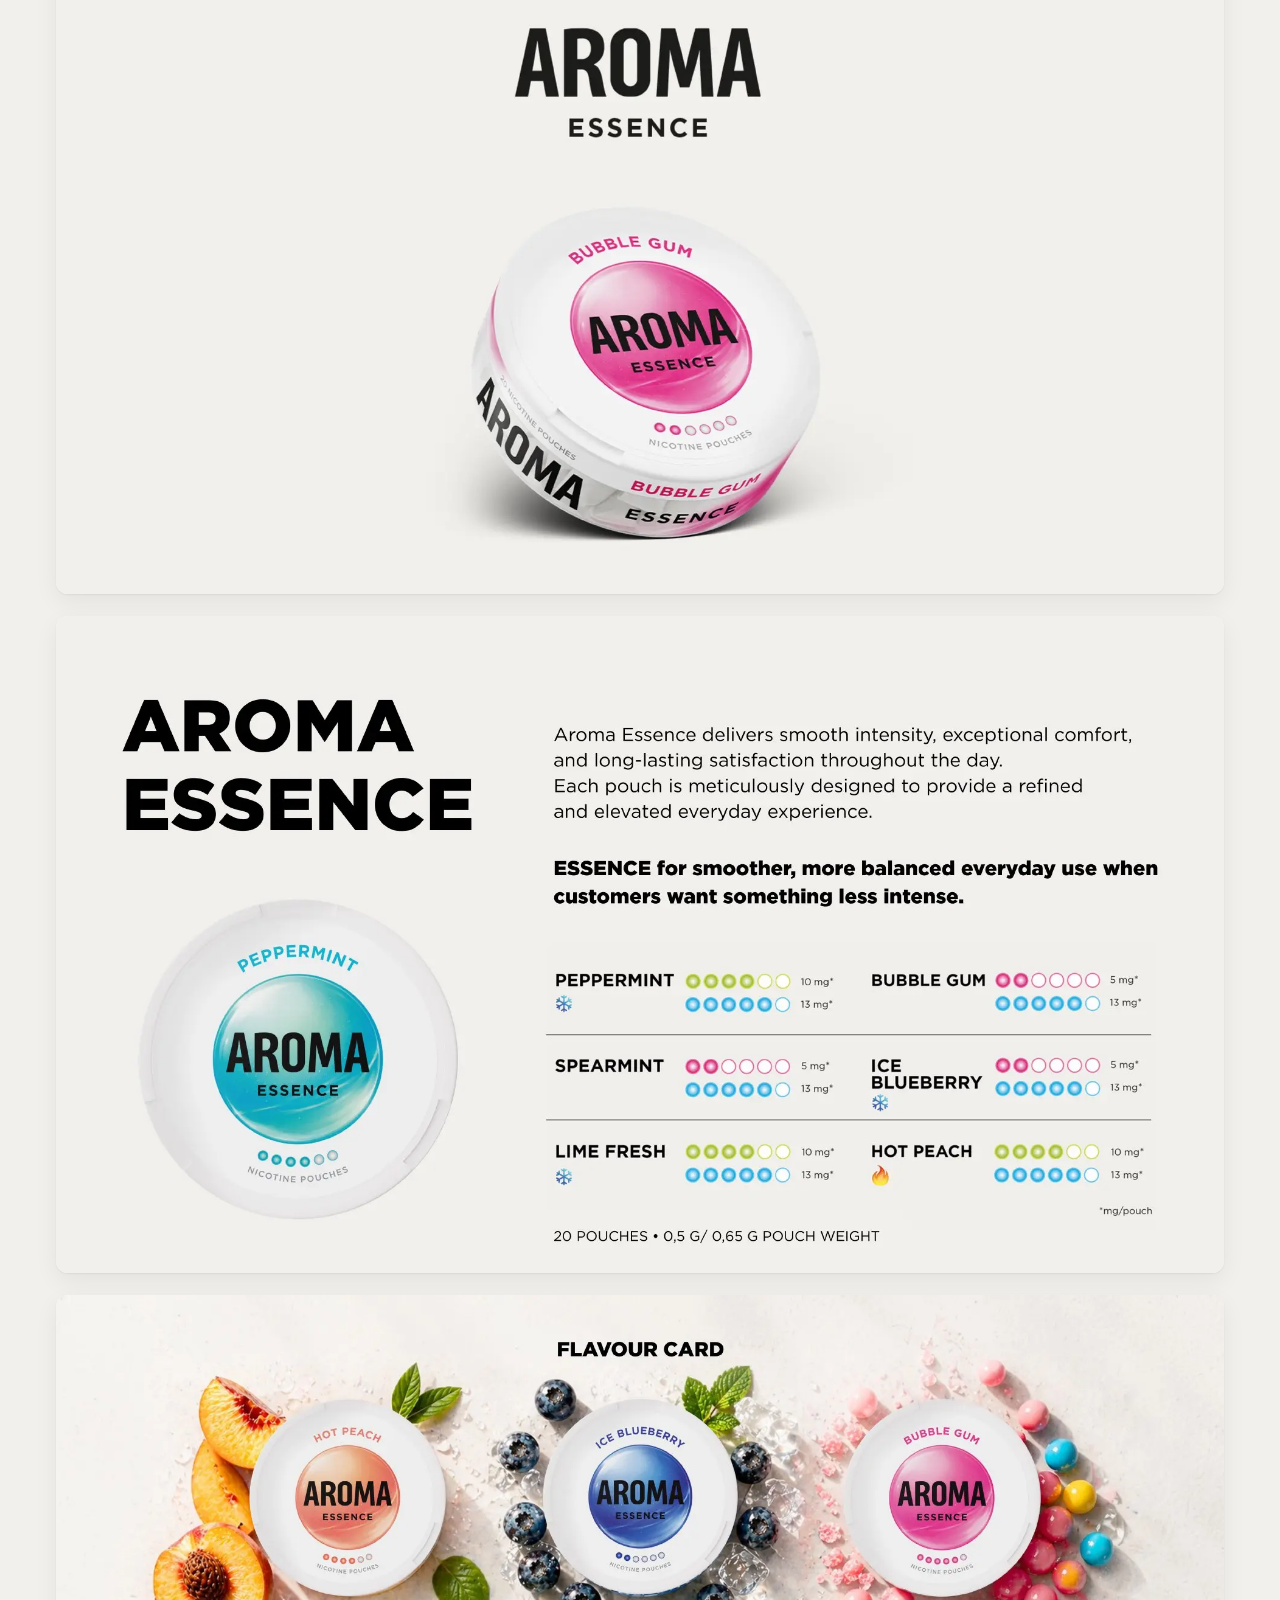
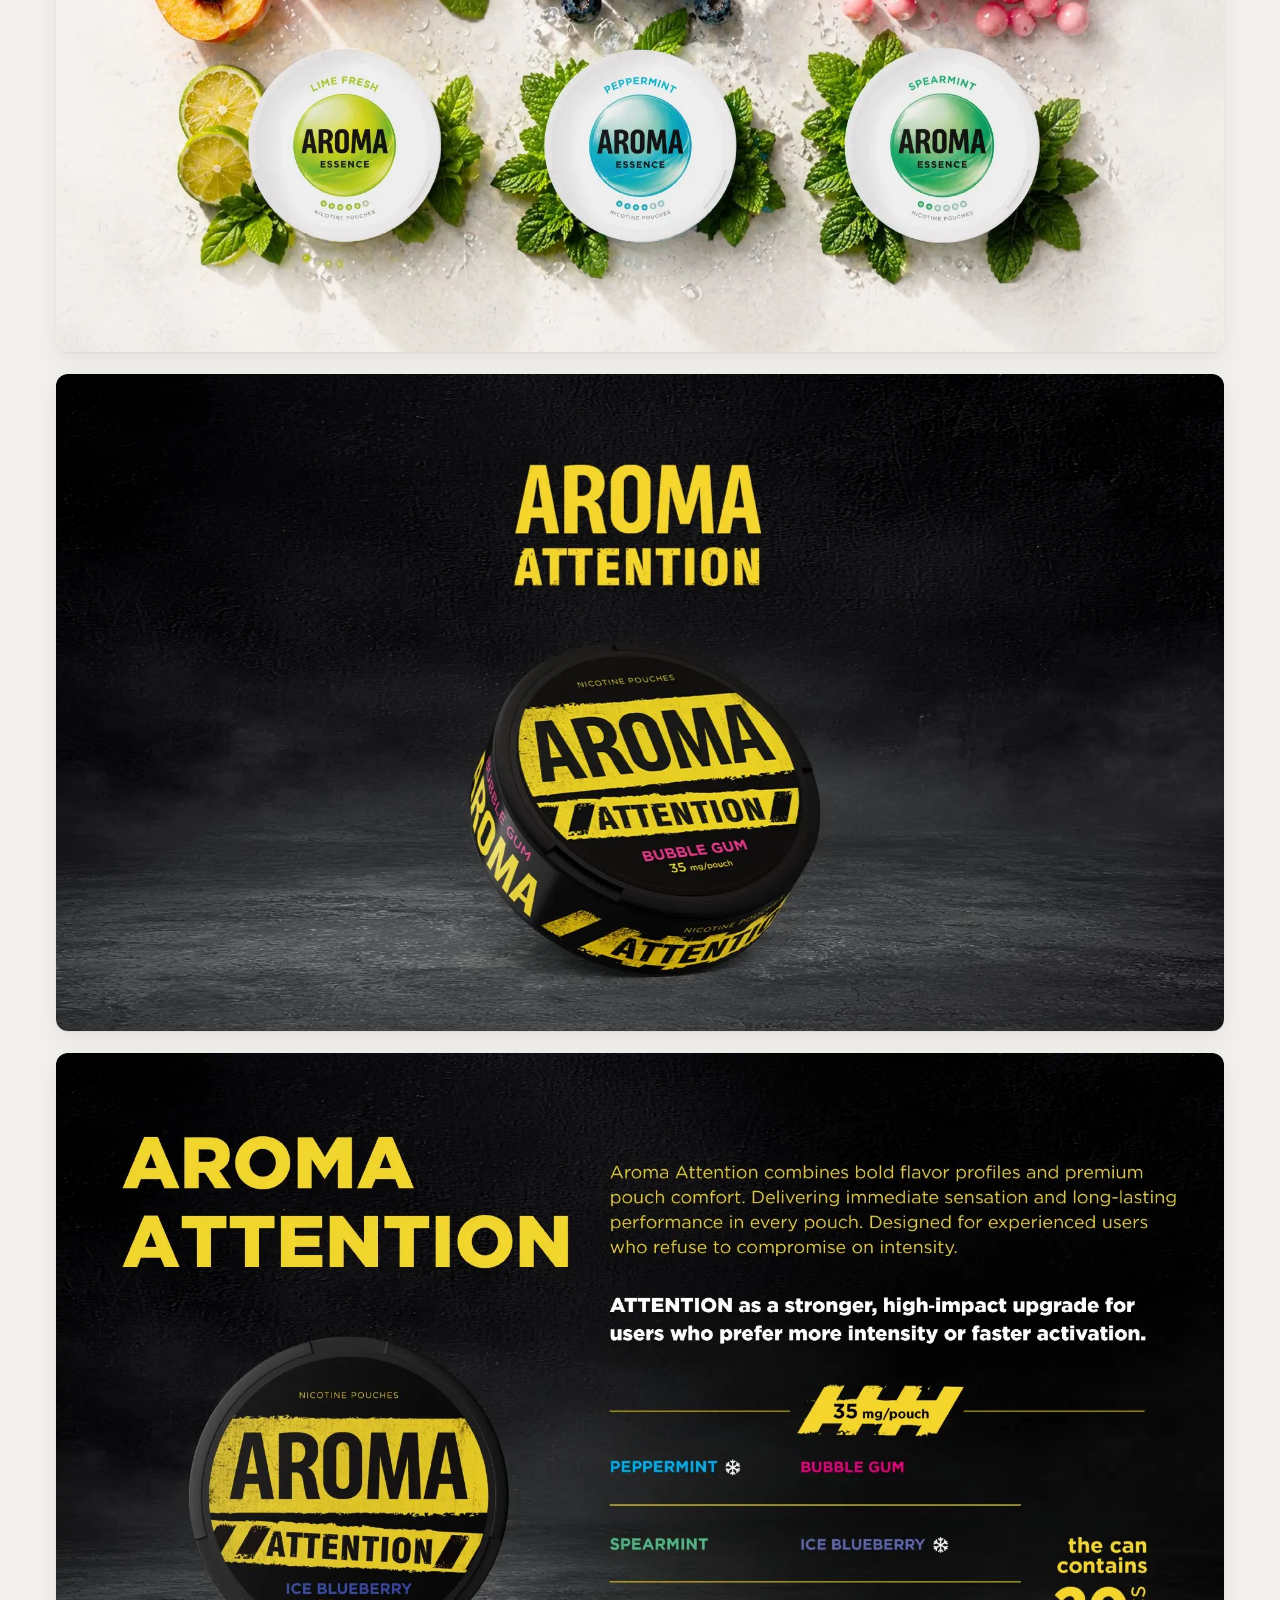
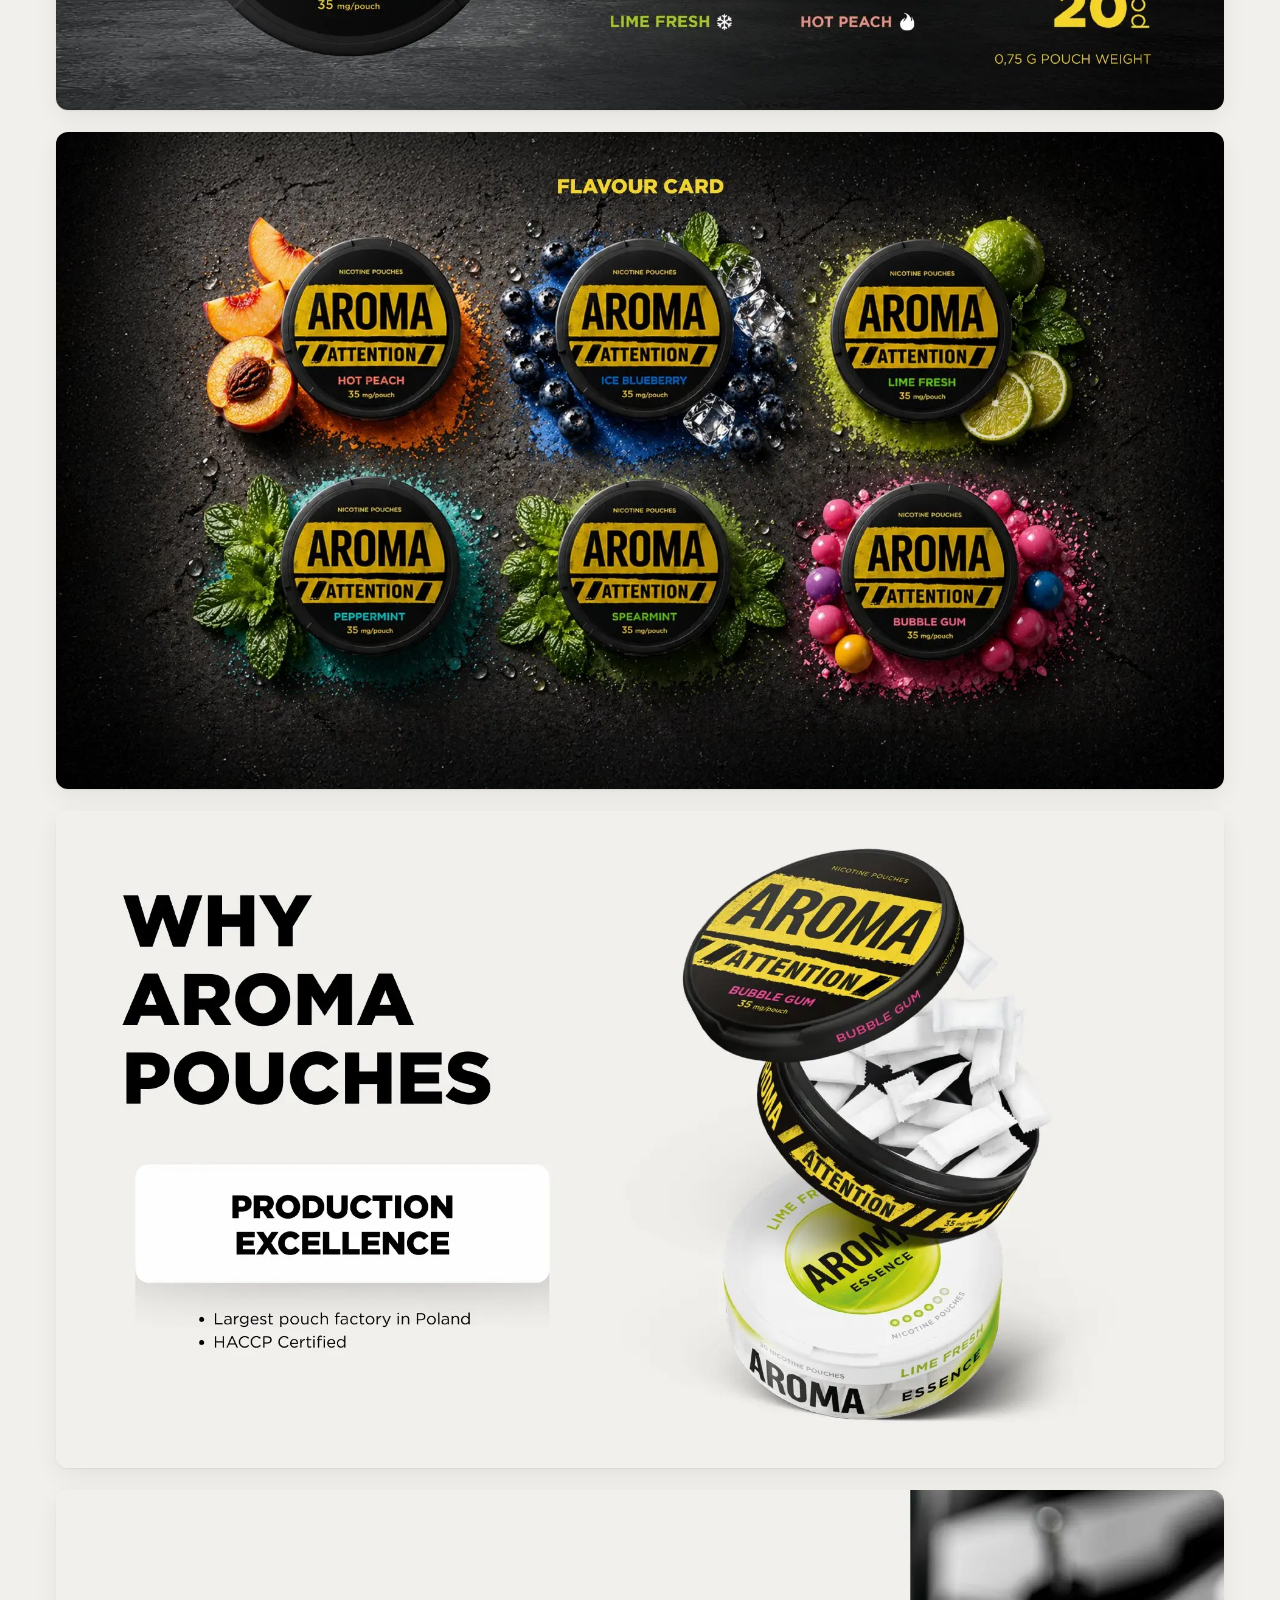
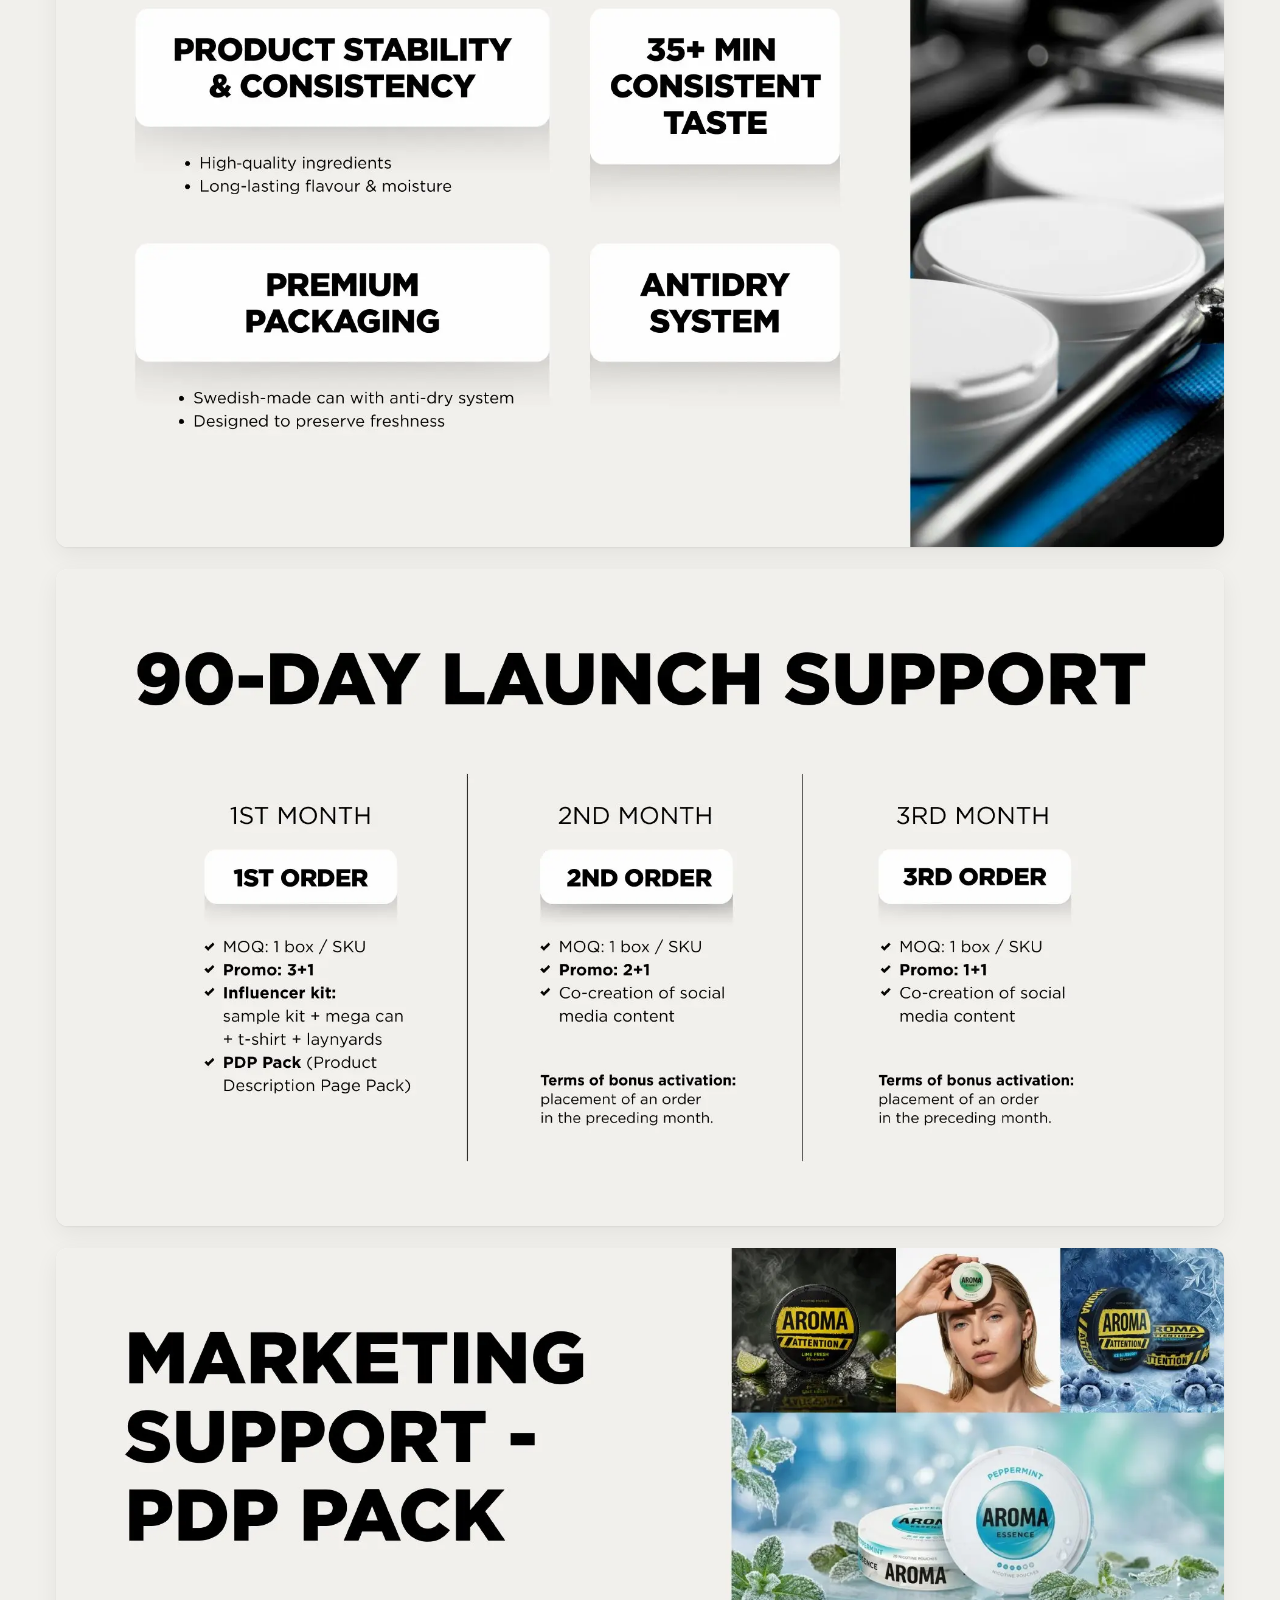
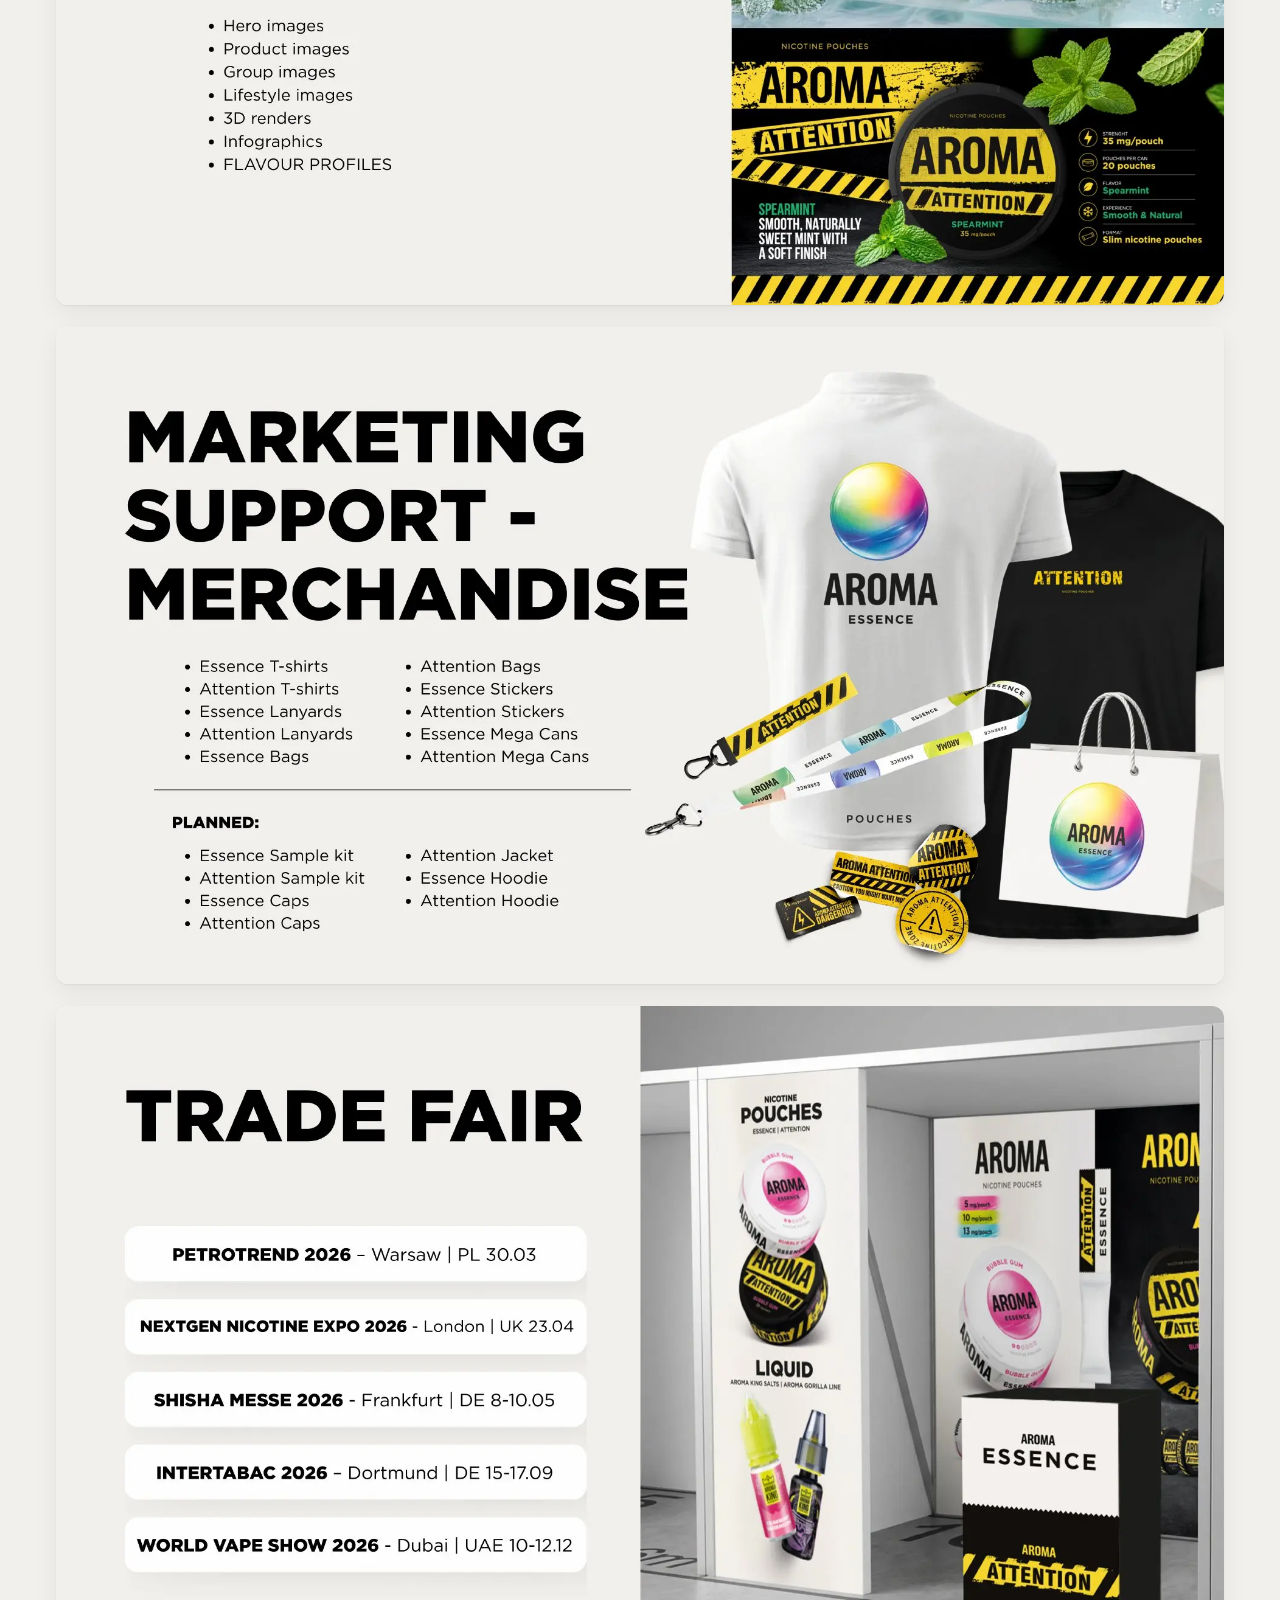
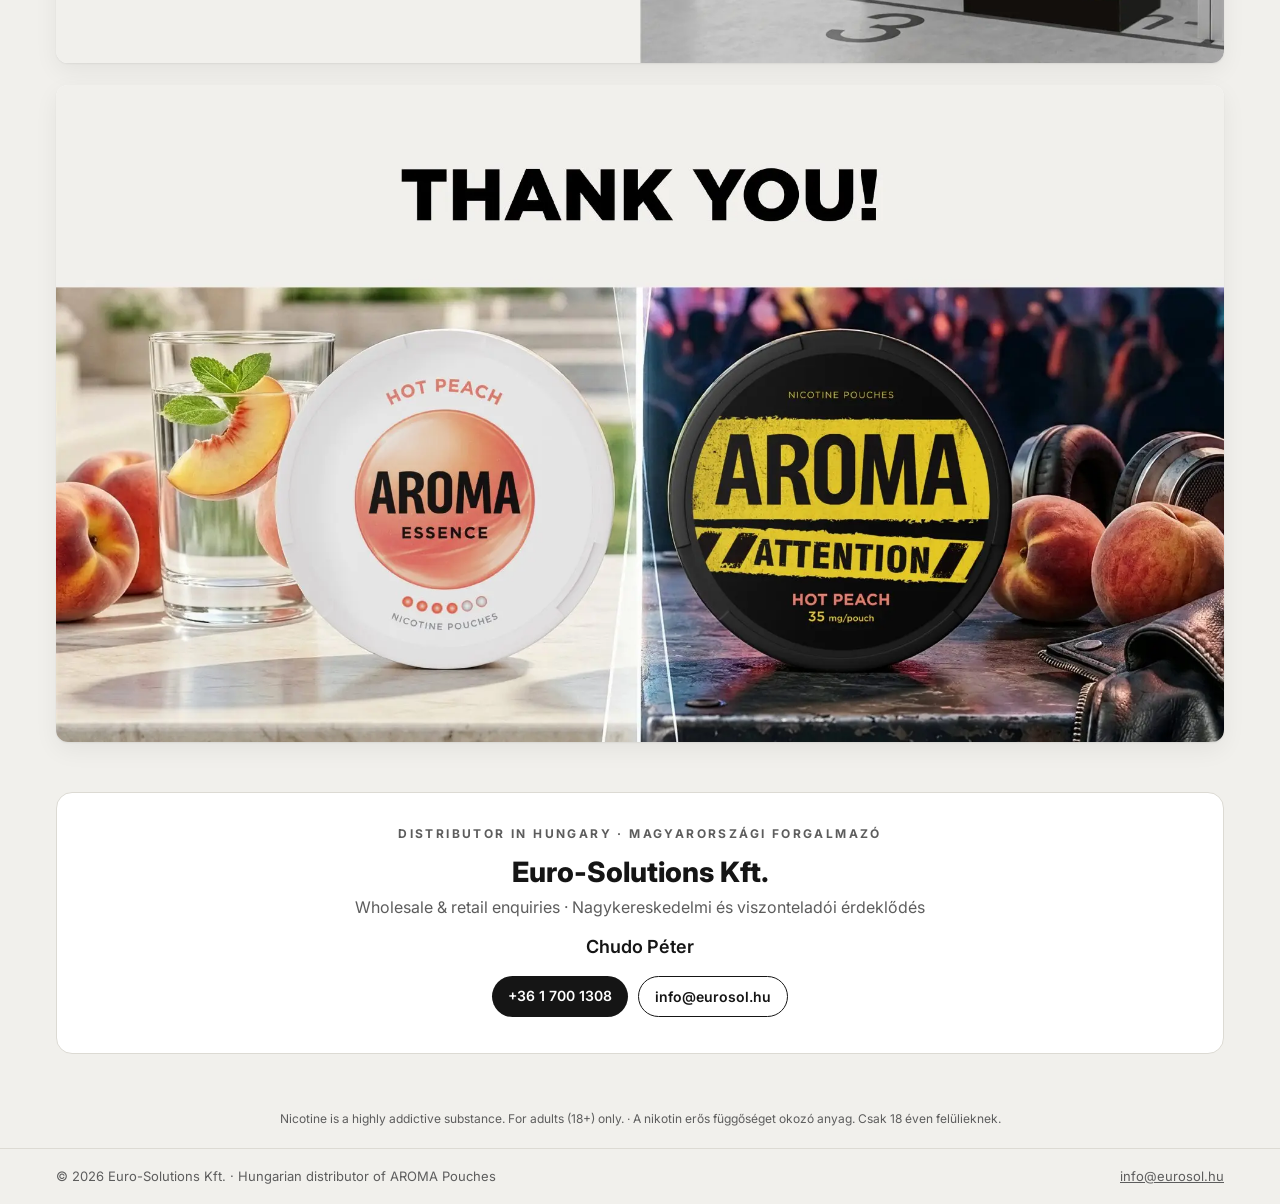
<file: snus/index.html>
<!doctype html>
<html lang="en">
<head>
<meta charset="utf-8">
<meta name="viewport" content="width=device-width, initial-scale=1">
<title>AROMA Pouches – Euro-Solutions Kft.</title>
<meta name="description" content="AROMA nicotine pouches – product presentation. Distributor in Hungary: Euro-Solutions Kft.">
<meta property="og:title" content="AROMA Pouches – distributed in Hungary by Euro-Solutions Kft.">
<meta property="og:description" content="AROMA Essence & AROMA Attention nicotine pouches. Contact: info@eurosol.hu · +36 1 700 1308">
<meta property="og:image" content="https://eurosol.hu/snus/img/og.jpg">
<meta name="robots" content="noindex">
<link rel="icon" href="/favicon.svg" type="image/svg+xml">
<link rel="preconnect" href="https://fonts.googleapis.com">
<link rel="preconnect" href="https://fonts.gstatic.com" crossorigin>
<link href="https://fonts.googleapis.com/css2?family=Inter:wght@400;500;600;700;800&display=swap" rel="stylesheet">
<link rel="preload" as="image" href="img/s-01.webp">
<style>
  :root{--bg:#f1f0ec;--ink:#151515;--mute:#5d5d5d;--y:#f2d21b;--line:#dcdad3;--card:#fff}
  *{box-sizing:border-box}
  html{scroll-behavior:smooth}
  body{margin:0;background:var(--bg);color:var(--ink);font-family:Inter,system-ui,sans-serif;line-height:1.5}
  a{color:inherit}
  header{position:sticky;top:0;z-index:10;background:rgba(241,240,236,.92);backdrop-filter:blur(8px);border-bottom:1px solid var(--line)}
  .bar{max-width:1200px;margin:0 auto;padding:12px 16px;display:flex;align-items:center;gap:16px;justify-content:space-between}
  .brand{font-weight:800;letter-spacing:.04em;font-size:20px;text-decoration:none}
  .brand small{font-weight:600;letter-spacing:.18em;font-size:11px;margin-left:6px;color:var(--mute)}
  .nav{display:flex;gap:8px;flex-wrap:wrap}
  .btn{display:inline-block;padding:9px 16px;border-radius:999px;background:var(--ink);color:#fff;text-decoration:none;font-weight:600;font-size:14px;border:0;cursor:pointer;font-family:inherit}
  .btn.line{background:transparent;color:var(--ink);border:1.5px solid var(--ink)}
  .btn.y{background:var(--y);color:var(--ink)}
  .wrap{max-width:1200px;margin:0 auto;padding:0 16px}
  .dist{margin:28px auto 8px;display:flex;flex-wrap:wrap;gap:10px 18px;align-items:center;justify-content:space-between;background:var(--ink);color:#fff;border-radius:14px;padding:16px 20px}
  .dist b{color:var(--y)}
  .dist span{font-size:15px}
  .slides{display:grid;gap:22px;padding:22px 0 10px}
  figure{margin:0;background:var(--card);border-radius:12px;overflow:hidden;box-shadow:0 1px 2px rgba(0,0,0,.06),0 8px 24px rgba(0,0,0,.06);cursor:zoom-in;aspect-ratio:16/9}
  figure img{display:block;width:100%;height:100%;object-fit:cover}
  .contact{margin:40px auto 56px;background:var(--card);border-radius:16px;padding:32px 24px;text-align:center;border:1px solid var(--line)}
  .kicker{font-size:12px;letter-spacing:.2em;text-transform:uppercase;color:var(--mute);font-weight:700}
  .co{font-size:28px;font-weight:800;margin:8px 0 2px}
  .role{color:var(--mute);margin-bottom:14px}
  .who{font-weight:600;font-size:18px}
  .lnks{display:flex;flex-wrap:wrap;gap:10px;justify-content:center;margin:16px 0 4px}
  footer{border-top:1px solid var(--line);color:var(--mute);font-size:13px}
  footer .wrap{display:flex;flex-wrap:wrap;gap:8px 20px;justify-content:space-between;padding:18px 16px}
  /* presentation mode */
  .deck{position:fixed;inset:0;background:#000;z-index:50;display:none;align-items:center;justify-content:center}
  .deck.on{display:flex}
  .deck img{max-width:100vw;max-height:100vh;width:auto;height:auto;user-select:none}
  .deck .ctl{position:absolute;top:50%;transform:translateY(-50%);background:rgba(255,255,255,.12);color:#fff;border:0;width:52px;height:52px;border-radius:50%;font-size:26px;cursor:pointer}
  .deck .prev{left:14px}.deck .next{right:14px}
  .deck .x{position:absolute;top:14px;right:14px;background:rgba(255,255,255,.12);color:#fff;border:0;width:44px;height:44px;border-radius:50%;font-size:22px;cursor:pointer}
  .deck .n{position:absolute;bottom:14px;left:50%;transform:translateX(-50%);color:#fff;opacity:.7;font-size:14px}
  /* age gate */
  .gate{position:fixed;inset:0;z-index:100;background:rgba(21,21,21,.96);display:none;align-items:center;justify-content:center;padding:16px}
  .gate.on{display:flex}
  .gate .box{background:#fff;border-radius:16px;max-width:420px;padding:28px 24px;text-align:center}
  .gate h2{margin:0 0 8px;font-size:22px}
  .gate p{color:var(--mute);margin:0 0 18px;font-size:15px}
  .gate .row{display:flex;gap:10px;justify-content:center;flex-wrap:wrap}
  .warn{font-size:12px;color:var(--mute);text-align:center;padding:0 16px 8px}
  @media (max-width:640px){.nav{flex-wrap:nowrap}.btn{padding:8px 12px;font-size:13px}.brand small{display:none}.nav .btn.line{display:none}.co{font-size:22px}.deck .ctl{width:40px;height:40px;font-size:20px}}
</style>
</head>
<body>

<header>
  <div class="bar">
    <a class="brand" href="#top">AROMA<small>POUCHES</small></a>
    <nav class="nav">
      <button class="btn" id="play" type="button">▶ Present</button>
      <a class="btn line" href="Aroma_Pouches.pdf" download>PDF</a>
      <a class="btn y" href="#contact">Contact</a>
    </nav>
  </div>
</header>

<main class="wrap" id="top">
  <div class="dist">
    <span><b>Distributor in Hungary:</b> Euro-Solutions Kft.</span>
    <span lang="hu">Magyarországi forgalmazó: <b>Euro-Solutions Kft.</b></span>
  </div>

  <section class="slides" id="slides" aria-label="Presentation slides"></section>

  <section class="contact" id="contact">
    <div class="kicker">Distributor in Hungary · Magyarországi forgalmazó</div>
    <div class="co">Euro-Solutions Kft.</div>
    <div class="role">Wholesale &amp; retail enquiries · Nagykereskedelmi és viszonteladói érdeklődés</div>
    <div class="who">Chudo Péter</div>
    <div class="lnks">
      <a class="btn" href="tel:+3617001308">+36 1 700 1308</a>
      <a class="btn line" href="mailto:info@eurosol.hu?subject=AROMA%20Pouches">info@eurosol.hu</a>
    </div>
  </section>
</main>

<p class="warn">Nicotine is a highly addictive substance. For adults (18+) only. · A nikotin erős függőséget okozó anyag. Csak 18 éven felülieknek.</p>

<footer><div class="wrap"><span>© 2026 Euro-Solutions Kft. · Hungarian distributor of AROMA Pouches</span><a href="mailto:info@eurosol.hu">info@eurosol.hu</a></div></footer>

<div class="deck" id="deck" role="dialog" aria-label="Presentation">
  <img id="deckImg" alt="">
  <button class="ctl prev" id="prev" aria-label="Previous">‹</button>
  <button class="ctl next" id="next" aria-label="Next">›</button>
  <button class="x" id="close" aria-label="Close">✕</button>
  <div class="n" id="num"></div>
</div>

<div class="gate" id="gate" role="dialog" aria-modal="true" aria-labelledby="gh">
  <div class="box">
    <h2 id="gh">Are you 18 or older?</h2>
    <p>This page presents nicotine products and is intended for adults only.<br><span lang="hu">Elmúltál 18 éves? Az oldal nikotintartalmú termékeket mutat be.</span></p>
    <div class="row">
      <button class="btn" id="yes" type="button">Yes, I am 18+ · Igen</button>
      <a class="btn line" href="https://eurosol.hu">No · Nem</a>
    </div>
  </div>
</div>

<script>
(function(){
  var N=15, list=[];
  for(var i=1;i<=N;i++) list.push('img/s-'+(i<10?'0':'')+i+'.webp');
  var box=document.getElementById('slides');
  list.forEach(function(src,i){
    var f=document.createElement('figure');
    var im=document.createElement('img');
    im.src=src; im.alt='AROMA Pouches – slide '+(i+1); im.width=1920; im.height=1080;
    if(i>1) im.loading='lazy';
    im.decoding='async';
    f.appendChild(im);
    f.addEventListener('click',function(){open(i)});
    box.appendChild(f);
  });

  var deck=document.getElementById('deck'), dimg=document.getElementById('deckImg'), num=document.getElementById('num'), cur=0;
  function show(){dimg.src=list[cur];dimg.alt='Slide '+(cur+1);num.textContent=(cur+1)+' / '+N;
    var p=new Image();p.src=list[(cur+1)%N];}
  function open(i){cur=i||0;show();deck.classList.add('on');
    if(deck.requestFullscreen) deck.requestFullscreen().catch(function(){});}
  function close(){deck.classList.remove('on');if(document.fullscreenElement) document.exitFullscreen().catch(function(){});}
  function go(d){cur=(cur+d+N)%N;show();}
  document.getElementById('play').onclick=function(){open(0)};
  document.getElementById('prev').onclick=function(e){e.stopPropagation();go(-1)};
  document.getElementById('next').onclick=function(e){e.stopPropagation();go(1)};
  document.getElementById('close').onclick=close;
  dimg.onclick=function(){go(1)};
  document.addEventListener('keydown',function(e){
    if(!deck.classList.contains('on')) return;
    if(e.key==='ArrowRight'||e.key===' '||e.key==='PageDown'){e.preventDefault();go(1)}
    else if(e.key==='ArrowLeft'||e.key==='PageUp'){e.preventDefault();go(-1)}
    else if(e.key==='Escape') close();
  });
  document.addEventListener('fullscreenchange',function(){if(!document.fullscreenElement) deck.classList.remove('on')});
  var sx=null;
  deck.addEventListener('touchstart',function(e){sx=e.touches[0].clientX},{passive:true});
  deck.addEventListener('touchend',function(e){if(sx===null)return;var dx=e.changedTouches[0].clientX-sx;if(Math.abs(dx)>40)go(dx<0?1:-1);sx=null});

  // age gate
  var gate=document.getElementById('gate'), ok=false;
  try{ok=localStorage.getItem('aroma18')==='1'}catch(e){}
  if(!ok) gate.classList.add('on');
  document.getElementById('yes').onclick=function(){try{localStorage.setItem('aroma18','1')}catch(e){} gate.classList.remove('on')};
})();
</script>
</body>
</html>
</file>
<file: styles.css>
/* Brand colours taken from the supplied logos */
:root{
  --erth-navy:#181a33;   /* Eurosol Racing Team background */
  --es-navy:#172f50;     /* euro-solutions background */
  --blue:#1c58aa;        /* stripe dark blue */
  --sky:#43b2e9;         /* stripe light blue */
  --yellow:#fff200;      /* ERTH yellow */
  --es-yellow:#ffbd00;   /* euro-solutions yellow */
  --font:"Exo 2", system-ui, -apple-system, "Segoe UI", sans-serif;
}
*{box-sizing:border-box;margin:0;padding:0}
html,body{height:100%}
body{background:var(--erth-navy);color:#fff;font-family:var(--font);overflow:hidden;-webkit-font-smoothing:antialiased}
a{color:inherit}
img{display:block;max-width:100%}

/* Header / footer */
.top,.foot{position:fixed;left:0;right:0;z-index:5;display:flex;align-items:center;justify-content:space-between;padding:24px clamp(16px,4vw,48px);pointer-events:none}
.top{top:0}
.foot{bottom:0;font-size:13px;color:rgba(255,255,255,.75)}
.top>*,.foot>*{pointer-events:auto}
.brand{height:auto;width:clamp(150px,16vw,230px)}
.lang{display:flex;background:rgba(24,26,51,.6);backdrop-filter:blur(8px);border:1px solid rgba(255,255,255,.15);border-radius:999px;padding:4px}
.lang button{font:600 13px var(--font);letter-spacing:.06em;color:rgba(255,255,255,.75);background:none;border:0;padding:7px 14px;border-radius:999px;cursor:pointer}
.lang button[aria-pressed="true"]{background:#fff;color:var(--erth-navy)}
.lang button:focus-visible{outline:2px solid var(--yellow);outline-offset:2px}
.foot a{text-decoration:none;border-bottom:1px solid rgba(255,255,255,.35)}
.foot a:hover{color:#fff;border-color:#fff}

/* Split layout */
.split{display:flex;height:100vh;height:100dvh}
.panel{position:relative;flex:1;display:flex;align-items:flex-end;text-decoration:none;overflow:hidden;isolation:isolate;transition:flex-grow .7s cubic-bezier(.2,.8,.2,1)}
.split:hover .panel{flex-grow:.8}
.split .panel:hover,.split .panel:focus-visible{flex-grow:1.3}
.panel:focus-visible{outline:none}
.panel:focus-visible .cta{outline:2px solid #fff;outline-offset:4px}
.bg{position:absolute;inset:0;z-index:-1;transition:transform 1.2s cubic-bezier(.2,.8,.2,1)}
.panel:hover .bg{transform:scale(1.035)}

/* euro-solutions side */
.plastics .bg{background:
  radial-gradient(90% 70% at 15% 10%, #22406a 0%, transparent 60%),
  linear-gradient(170deg, var(--es-navy) 0%, #0f2240 100%)}
.plastics::after{content:"";position:absolute;left:0;right:0;bottom:0;height:4px;background:var(--es-yellow);z-index:1}

/* Rally side */
.bg picture,.bg img{width:100%;height:100%}
.plastics .bg img{object-fit:cover;object-position:35% 50%}
.plastics .bg::after{content:"";position:absolute;inset:0;background:
  linear-gradient(to top, rgba(23,47,80,.94) 0%, rgba(23,47,80,.6) 40%, rgba(23,47,80,.2) 75%),
  linear-gradient(to right, rgba(23,47,80,.6), rgba(23,47,80,.1) 60%)}
.racing .bg img{object-fit:cover;object-position:75% 50%}
.racing .bg::after{content:"";position:absolute;inset:0;background:
  linear-gradient(to top, rgba(24,26,51,.9) 0%, rgba(24,26,51,.45) 38%, rgba(24,26,51,0) 62%),
  linear-gradient(to right, rgba(24,26,51,.6), rgba(24,26,51,0) 55%)}

/* Stripe motif from the logo, along the seam */
.stripes{position:fixed;z-index:4;left:50%;top:0;bottom:0;width:18px;transform:translateX(-50%) skewX(-8deg);display:flex;flex-direction:column;pointer-events:none;transition:opacity .4s}
.stripes i{flex:1;display:block}
.stripes i:nth-child(1){background:var(--blue);flex:3}
.stripes i:nth-child(2){background:var(--sky);flex:4}
.stripes i:nth-child(3){background:var(--yellow);flex:1.3}
.stripes i:nth-child(4){background:var(--yellow);flex:.7;opacity:.85}
.split:hover ~ .stripes{opacity:0}

/* Content */
.content{position:relative;width:100%;max-width:600px;padding:0 clamp(24px,5vw,72px) clamp(90px,13vh,130px)}
.kicker{font-weight:600;font-size:13px;letter-spacing:.2em;text-transform:uppercase;margin-bottom:22px;color:rgba(255,255,255,.8);display:flex;align-items:center;gap:12px}
.kicker::before{content:"";width:28px;height:3px;transform:skewX(-35deg)}
.plastics .kicker::before{background:var(--es-yellow)}
.racing .kicker::before{background:var(--sky)}
.logo{height:auto}
.logo-es{width:min(400px,100%);margin-left:-6px}
.logo-erth{width:min(440px,100%)}
.lead{margin-top:24px;font-size:clamp(15px,1.1vw,17px);font-weight:500;line-height:1.55;color:rgba(255,255,255,.85);max-width:42ch}
.cta{display:inline-flex;align-items:center;gap:12px;margin-top:28px;padding:14px 24px;font-weight:700;font-size:15px;letter-spacing:.02em;border-radius:4px;transition:background .3s,color .3s}
.cta i{font-style:normal;transition:transform .3s}
.panel:hover .cta i{transform:translateX(4px)}
.plastics .cta{background:var(--es-yellow);color:var(--es-navy)}
.plastics:hover .cta{background:#ffcb33}
.racing .cta{background:var(--sky);color:var(--erth-navy)}
.racing:hover .cta{background:#6cc6f0}

/* Mobile: stack */
@media (max-width: 760px){
  body{overflow:auto}
  .split{flex-direction:column;height:auto;min-height:100dvh}
  .panel{min-height:52dvh;flex:1 1 auto}
  .split:hover .panel,.split .panel:hover{flex-grow:1}
  .top{position:absolute;padding-top:18px}
  .plastics .content{padding-top:100px}
  .content{padding-bottom:44px}
  .racing{min-height:62dvh}
  .racing .content{padding-bottom:76px}
  .racing .bg img{object-position:70% 50%}
  .stripes{display:none}
  .brand{width:132px}
  .lang button{padding:6px 10px;font-size:12px}
  .foot{position:static;background:var(--erth-navy);padding:18px 16px}
  .racing .content{padding-bottom:40px}
  .logo-es{width:min(300px,100%)}
  .logo-erth{width:min(320px,100%)}
}

@media (prefers-reduced-motion: reduce){
  *,*::before,*::after{transition:none!important}
}
</file>
